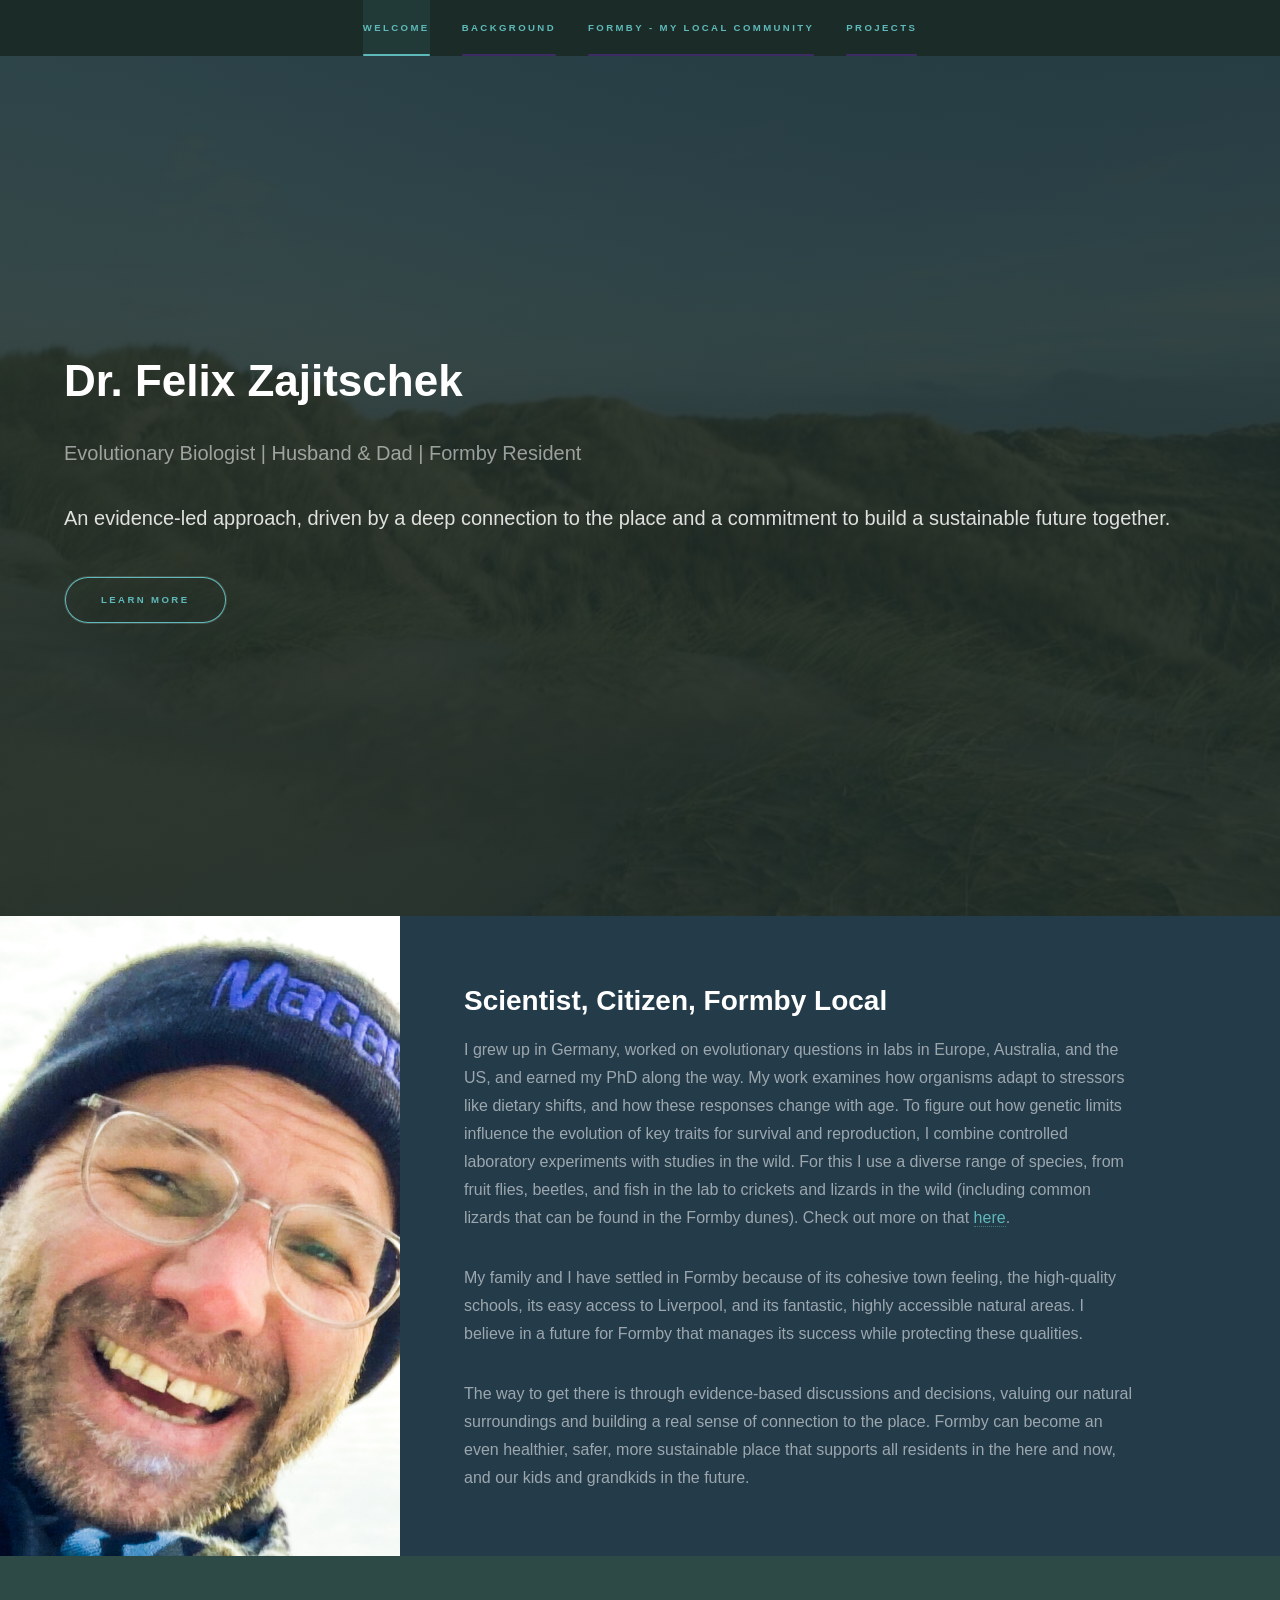
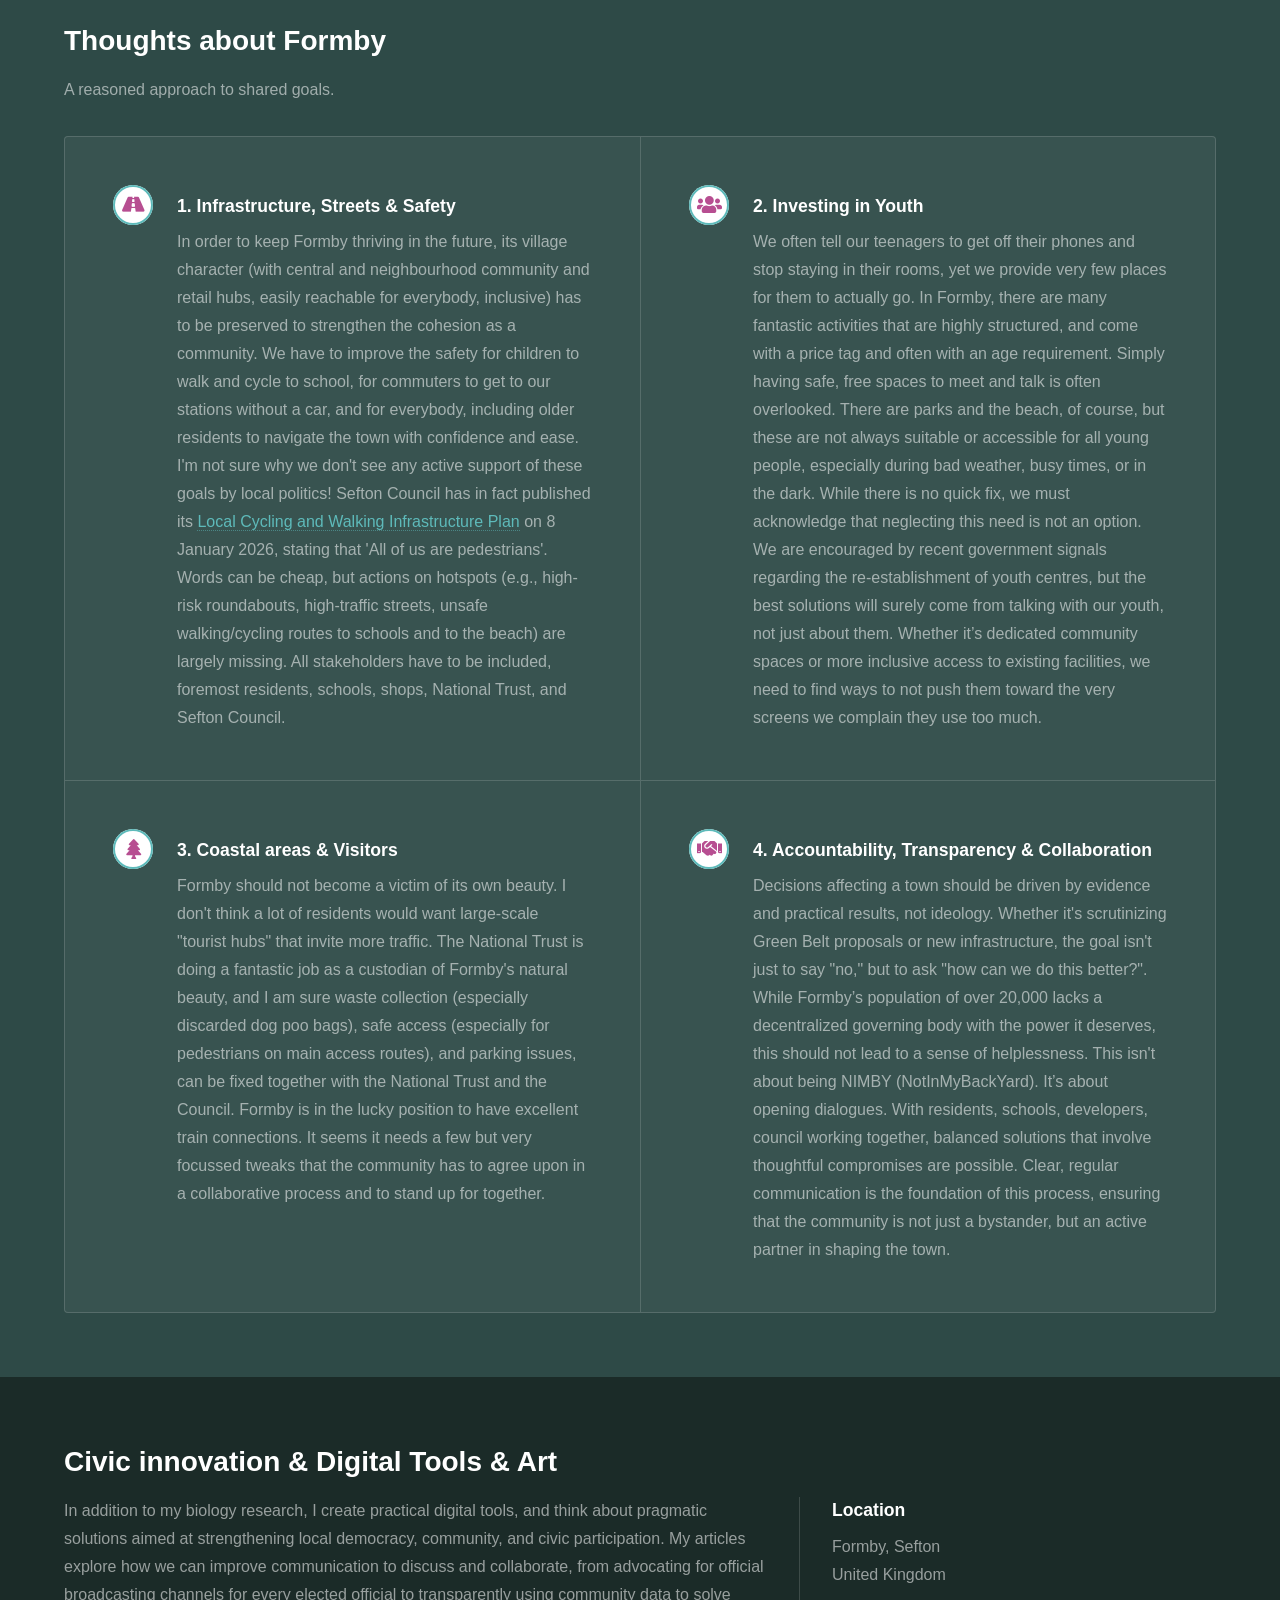
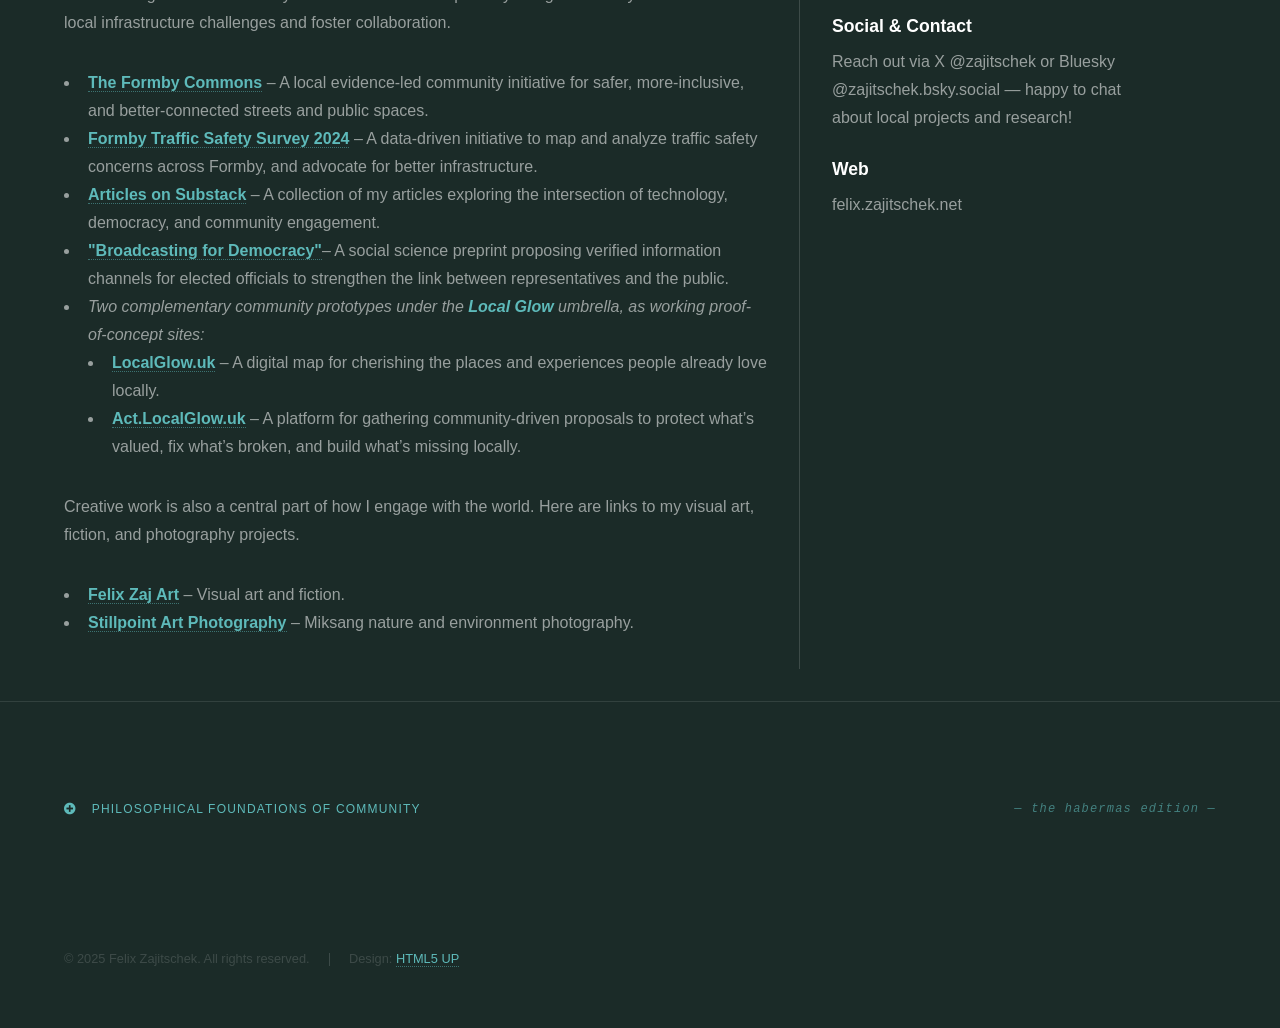
<file: index.html>
<!DOCTYPE HTML>
<html>
        <head>
                <title>Dr. Felix Zajitschek | Formby Resident & Scientist</title>
                <meta charset="utf-8" />
                <meta name="viewport" content="width=device-width, initial-scale=1, user-scalable=no" />
                <link rel="stylesheet" href="assets/css/main.css" />
                <noscript><link rel="stylesheet" href="assets/css/noscript.css" /></noscript>
                <link rel="icon" type="image/png" href="/favicon-96x96.png" sizes="96x96" />
<link rel="icon" type="image/svg+xml" href="/favicon.svg" />
<link rel="shortcut icon" href="/favicon.ico" />
<link rel="apple-touch-icon" sizes="180x180" href="/apple-touch-icon.png" />
<meta name="apple-mobile-web-app-title" content="Felix Z" />
<link rel="manifest" href="/site.webmanifest" />
        </head>
        <body class="is-preload">

                <section id="sidebar">
                                <div class="inner">
                                        <nav>
                                                <ul>
                                                        <li><a href="#intro">Welcome</a></li>
                                                        <li><a href="#about">Background</a></li>
                                                        <li><a href="#action">Formby - my local community</a></li>
                                                        <li><a href="#projects">Projects</a></li>
                                                </ul>
                                        </nav>
                                </div>
                        </section>

                <div id="wrapper">

                                <section id="intro" class="wrapper style1 fullscreen fade-up">
                                                <div class="inner">
                                                        <h1>Dr. Felix Zajitschek</h1>
                                                        <p>
    Evolutionary Biologist | Husband & Dad | Formby Resident
    <span style="display: block; margin-top: 1.5em; color: rgba(255, 255, 255, 0.85);">
        An evidence-led approach, driven by a deep connection to the place and a commitment to build a sustainable future together.
    </span>
</p>
                                                        <ul class="actions">
                                                                <li><a href="#about" class="button scrolly">Learn more</a></li>
                                                        </ul>
                                                </div>
                                        </section>

                                <section id="about" class="wrapper style2 spotlights">
                                                <section>
                                                        <a href="#" class="image"><img src="images/profile.jpg" alt="Felix Zajitschek" data-position="center center" /></a>
                                                        <div class="content">
                                                                <div class="inner">
                                                                        <h2>Scientist, Citizen, Formby Local</h2>
                                                                        <p>I grew up in Germany, worked on evolutionary questions in labs in Europe, Australia, and the US, and earned my PhD along the way. My work examines how organisms adapt to stressors like dietary shifts, and how these responses change with age. To figure out how genetic limits influence the evolution of key traits for survival and reproduction, I combine controlled laboratory experiments with studies in the wild.
                                                                        For this I use a diverse range of species, from fruit flies, beetles, and fish in the lab to crickets and lizards in the wild (including common lizards that can be found in the Formby dunes). Check out more on that <a href="https://research.zajitschek.net/" target="_blank">here</a>.</p>
                                                                        <p>My family and I have settled in Formby because of its cohesive town feeling, the high-quality schools, its easy access to Liverpool, and its fantastic, highly accessible natural areas. I believe in a future for Formby that manages its success while protecting these qualities.</p>
                                                                        <p>The way to get there is through evidence-based discussions and decisions, valuing our natural surroundings and building a real sense of connection to the place. Formby can become an even healthier, safer, more sustainable place that supports all residents in the here and now, and our kids and grandkids in the future.</p>
                                                                </div>

                                                        </div>
                                                </section>
                                        </section>

                                <section id="action" class="wrapper style3 fade-up">
                                                <div class="inner">
                                                        <h2>Thoughts about Formby</h2>
                                                        <p>A reasoned approach to shared goals.</p>
                                                        <div class="features">
                                                                <section>
                                                                        <span class="icon solid major fa-road"></span>
                                                                        <h3>1. Infrastructure, Streets & Safety</h3>
                                                                        <p>In order to keep Formby thriving in the future, its village character (with central and neighbourhood community and retail hubs, easily reachable for everybody, inclusive) has to be preserved to strengthen the cohesion as a community. We have to improve the safety for children to walk and cycle to school, for commuters to get to our stations without a car, and for everybody, including older residents to navigate the town with confidence and ease. I'm not sure why we don't see any active support of these goals by local politics! Sefton Council has in fact published its <a href="https://modgov.sefton.gov.uk/documents/s133350/Enc.%201%20for%20Adoption%20of%20the%20Local%20Cycling%20and%20Walking%20Infrastructure%20Plan.pdf" target="_blank">Local Cycling and Walking Infrastructure Plan</a> on 8 January 2026, stating that 'All of us are pedestrians'. Words can be cheap, but actions on hotspots (e.g., high-risk roundabouts, high-traffic streets, unsafe walking/cycling routes to schools and to the beach) are largely missing. All stakeholders have to be included, foremost residents, schools, shops, National Trust, and Sefton Council.

</p>
                                                                </section>
                                                                <section>
                                                                        <span class="icon solid major fa-users"></span>
                                                                        <h3>2. Investing in Youth</h3>
                                                                        <p>We often tell our teenagers to get off their phones and stop staying in their rooms, yet we provide very few places for them to actually go. In Formby, there are many fantastic activities that are highly structured, and come with a price tag and often with an age requirement.
                                                                        Simply having safe, free spaces to meet and talk is often overlooked. There are parks and the beach, of course, but these are not always suitable or accessible for all young people, especially during bad weather, busy times, or in the dark.
                                                                        While there is no quick fix, we must acknowledge that neglecting this need is not an option. We are encouraged by recent government signals regarding the re-establishment of youth centres, but the best solutions will surely come from talking with our youth, not just about them. Whether it’s dedicated community spaces or more inclusive access to existing facilities, we need to find ways to not push them toward the very screens we complain they use too much.</p>
                                                                </section>
                                                                <section>
                                                                        <span class="icon solid major fa-tree"></span>
                                                                        <h3>3. Coastal areas & Visitors</h3>
                                                                        <p>Formby should not become a victim of its own beauty. I don't think a lot of residents would want large-scale "tourist hubs" that invite more traffic. The National Trust is doing a fantastic job as a custodian of Formby's natural beauty, and I am sure waste collection (especially discarded dog poo bags), safe access (especially for pedestrians on main access routes), and parking issues, can be fixed together with the National Trust and the Council. Formby is in the lucky position to have excellent train connections. It seems it needs a few but very focussed tweaks that the community has to agree upon in a collaborative process and to stand up for together.</p>
                                                                </section>
                                                                <section>
                                                                        <span class="icon solid major fa-handshake"></span>
                                                                        <h3>4. Accountability, Transparency & Collaboration</h3>
                                                                        <p>Decisions affecting a town should be driven by evidence and practical results, not ideology. Whether it's scrutinizing Green Belt proposals or new infrastructure, the goal isn't just to say "no," but to ask "how can we do this better?".
                                                                        While Formby’s population of over 20,000 lacks a decentralized governing body with the power it deserves, this should not lead to a sense of helplessness. This isn't about being NIMBY (NotInMyBackYard). It’s about opening dialogues. With residents, schools, developers, council working together, balanced solutions that involve thoughtful compromises are possible. Clear, regular communication is the foundation of this process, ensuring that the community is not just a bystander, but an active partner in shaping the town.</p>
                                                                </section>
                                                        </div>
                                                </div>
                                        </section>

                                <section id="projects" class="wrapper style1 fade-up">
                                                <div class="inner">
                                                        <h2>Civic innovation & Digital Tools & Art</h2>
                                                        <div class="split style1">
                                                                <section>
                                                                        <p>In addition to my biology research, I create practical digital tools, and think about pragmatic solutions aimed at strengthening local democracy, community, and civic participation. My articles explore how we can improve communication to discuss and collaborate, from advocating for official broadcasting channels for every elected official to transparently using community data to solve local infrastructure challenges and foster collaboration.</p>
                                                                        <ul>
                                                                                <li><strong><a href="https://theformbycommons.github.io/" target="_blank">The Formby Commons</a></strong> – A local evidence-led community initiative for safer, more-inclusive, and better-connected streets and public spaces.</li>
                                                                                <li><strong><a href="https://sites.google.com/view/formby-traffic-2024/home" target="_blank">Formby Traffic Safety Survey 2024</a></strong> – A data-driven initiative to map and analyze traffic safety concerns across Formby, and advocate for better infrastructure.</li>
                                                                                <li><strong><a href="https://substack.com/@felixzajitschek" target="_blank">Articles on Substack</a></strong> – A collection of my articles exploring the intersection of technology, democracy, and community engagement.</li>                                                                              
                                                                                <li><strong><a href="https://osf.io/preprints/socarxiv/wxce3_v2" target="_blank">"Broadcasting for Democracy"</strong></a>– A social science preprint proposing verified information channels for elected officials to strengthen the link between representatives and the public.</li>
                                                                                <li><em>Two complementary community prototypes under the <strong>Local Glow</strong> umbrella, as working proof-of-concept sites:</em>
                                                                                        <ul>
                                                                                <li><a href="https://localglow.uk" target="_blank"><strong>LocalGlow.uk</strong></a> – A digital map for cherishing the places and experiences people already love locally.</li>
                                                                                <li><a href="https://act.localglow.uk" target="_blank"><strong>Act.LocalGlow.uk</strong></a> – A platform for gathering community-driven proposals to protect what’s valued, fix what’s broken, and build what’s missing locally.</li>
                                                                                        </ul>
                                                                        </li>
                                                                        </ul>
                                                                        <p>Creative work is also a central part of how I engage with the world. Here are links to my visual art, fiction, and photography projects.</p>
                                                                           <ul>
                                                                                <li><strong><a href="https://felix-zaj.zajitschek.net" target="_blank">Felix Zaj Art</a></strong> – Visual art and fiction.</li>
                                                                                <li><strong><a href="https://stillpointart.uk" target="_blank">Stillpoint Art Photography</a></strong> – Miksang nature and environment photography.</li>
                                                                             </ul>

                                                                </section>
                                                                <section>
                                                                        <ul class="contact">
                                                                                <li>
                                                                                        <h3>Location</h3>
                                                                                        <span>Formby, Sefton<br />
                                                                                        United Kingdom</span>
                                                                                </li>
                                                                                <li>
                                                                                        <h3>Social & Contact</h3>
                                                                                        Reach out via X @zajitschek or Bluesky @zajitschek.bsky.social — happy to chat about local projects and research!
                                                                                </li>
                                                                                <li>
                                                                                        <h3>Web</h3>
                                                                                        <span>felix.zajitschek.net</span>
                                                                                </li>
                                                                        </ul>
                                                                </section>
                                                        </div>
                                                </div>
                                        </section>

<!-- hidden philo comments start -->

<section id="philosophy" class="wrapper style1 fade-up" style="padding: 2em 0; border-top: 1px solid rgba(255, 255, 255, 0.1);">
    <div class="inner">
        <details style="cursor: pointer; outline: none; border: none;">
            <summary style="font-family: 'Arial', sans-serif; letter-spacing: 0.1em; text-transform: uppercase; font-size: 0.75em; color: #5ebaba; list-style: none; display: flex; align-items: center; justify-content: space-between;">
                <span><span class="icon solid fa-plus-circle" style="margin-right: 10px;"></span> Philosophical Foundations of Community</span>
                <span style="font-family: 'Courier New', Courier, monospace; font-style: italic; opacity: 0.6; text-transform: none;">— the habermas edition —</span>
            </summary>

            <div style="margin-top: 2em; background: rgba(255, 255, 255, 0.03); border: 1px solid rgba(94, 186, 186, 0.2); padding: 2em; border-radius: 0.25em;">
                
                <div style="margin-bottom: 2.5em;">
                    <blockquote style="border-left: 3px solid #5ebaba; padding-left: 1.5em; font-style: italic; color: #ffffff; margin-bottom: 1em; line-height: 1.5; font-family: 'Georgia', serif;">
                        "The spatial dimension of the life-world is determined by the 'fact of human plurality': every interaction unifies the multiple perspectives of perception and action of those present, who as individuals occupy an inconvertible standpoint."
                    </blockquote>
                    <p style="font-size: 0.9em; opacity: 0.8; margin-bottom: 0.5em;">
                        <strong>The Vision:</strong> Power isn't something one person holds. It's something we create together. By respecting our "inconvertible standpoints", i.e. our unique life experiences, we can build a shared reality within and for a community.
                    </p>
                    <cite style="display: block; font-size: 0.75em; opacity: 0.4; font-style: normal;">
                        Habermas, J., <em>Social Research</em> (1977), 44(1).
                    </cite>
                </div>

                <div style="margin-bottom: 2.5em;">
                    <blockquote style="border-left: 3px solid #5ebaba; padding-left: 1.5em; font-style: italic; color: #ffffff; margin-bottom: 1em; line-height: 1.5; font-family: 'Georgia', serif;">
                        "The temporal dimension of the life-world is determined by the 'fact of human natality': the birth of every individual means the possibility of a new beginning; to act means to be able to seize the initiative and to do the unanticipated."
                    </blockquote>
                    <p style="font-size: 0.9em; opacity: 0.8; margin-bottom: 0.5em;">
                        <strong>The Vision:</strong> We aren't bound by the way things have always been. Every new resident and every new generation brings the capacity to take the initiative and solve old problems in unanticipated ways. Every current resident has the same power.
                    </p>
                    <cite style="display: block; font-size: 0.75em; opacity: 0.4; font-style: normal;">
                        Habermas, J., <em>Social Research</em> (1977), 44(1).
                    </cite>
                </div>

                <div style="margin-bottom: 1em;">
                    <blockquote style="border-left: 3px solid #5ebaba; padding-left: 1.5em; font-style: italic; color: #ffffff; margin-bottom: 1em; line-height: 1.5; font-family: 'Georgia', serif;">
                        "In short, the new conflicts are not ignited by distribution problems but by questions having to do with the grammar of forms of life"
                    </blockquote>
                    <p style="font-size: 0.9em; opacity: 0.8; margin-bottom: 0.5em;">
                        <strong>The Vision:</strong> Sustainable local politics is about more than just budgets. It is about protecting the "grammar of our forms of life". This means ensuring that our schools, our dunes, and our local connections are treated as the vital language of our community, rather than just data points for non-local institutions or for solely profit-driven entities.
                    </p>
                    <cite style="display: block; font-size: 0.75em; opacity: 0.4; font-style: normal;">
                        Habermas, J., <em>The Theory of Communicative Action</em> (1987), 2.
                    </cite>
                </div>

            </div>
        </details>
    </div>
</section>
<!-- hidden philo comments end -->

                        </div>

                <footer id="footer" class="wrapper style1-alt">
                                <div class="inner">
                                        <ul class="menu">
                                                <li>&copy; 2025 Felix Zajitschek. All rights reserved.</li><li>Design: <a href="http://html5up.net">HTML5 UP</a></li>
                                        </ul>
                                </div>
                        </footer>

                <script src="assets/js/jquery.min.js"></script>
                        <script src="assets/js/jquery.scrollex.min.js"></script>
                        <script src="assets/js/jquery.scrolly.min.js"></script>
                        <script src="assets/js/browser.min.js"></script>
                        <script src="assets/js/breakpoints.min.js"></script>
                        <script src="assets/js/util.js"></script>
                        <script src="assets/js/main.js"></script>

        </body>
</html>
</file>
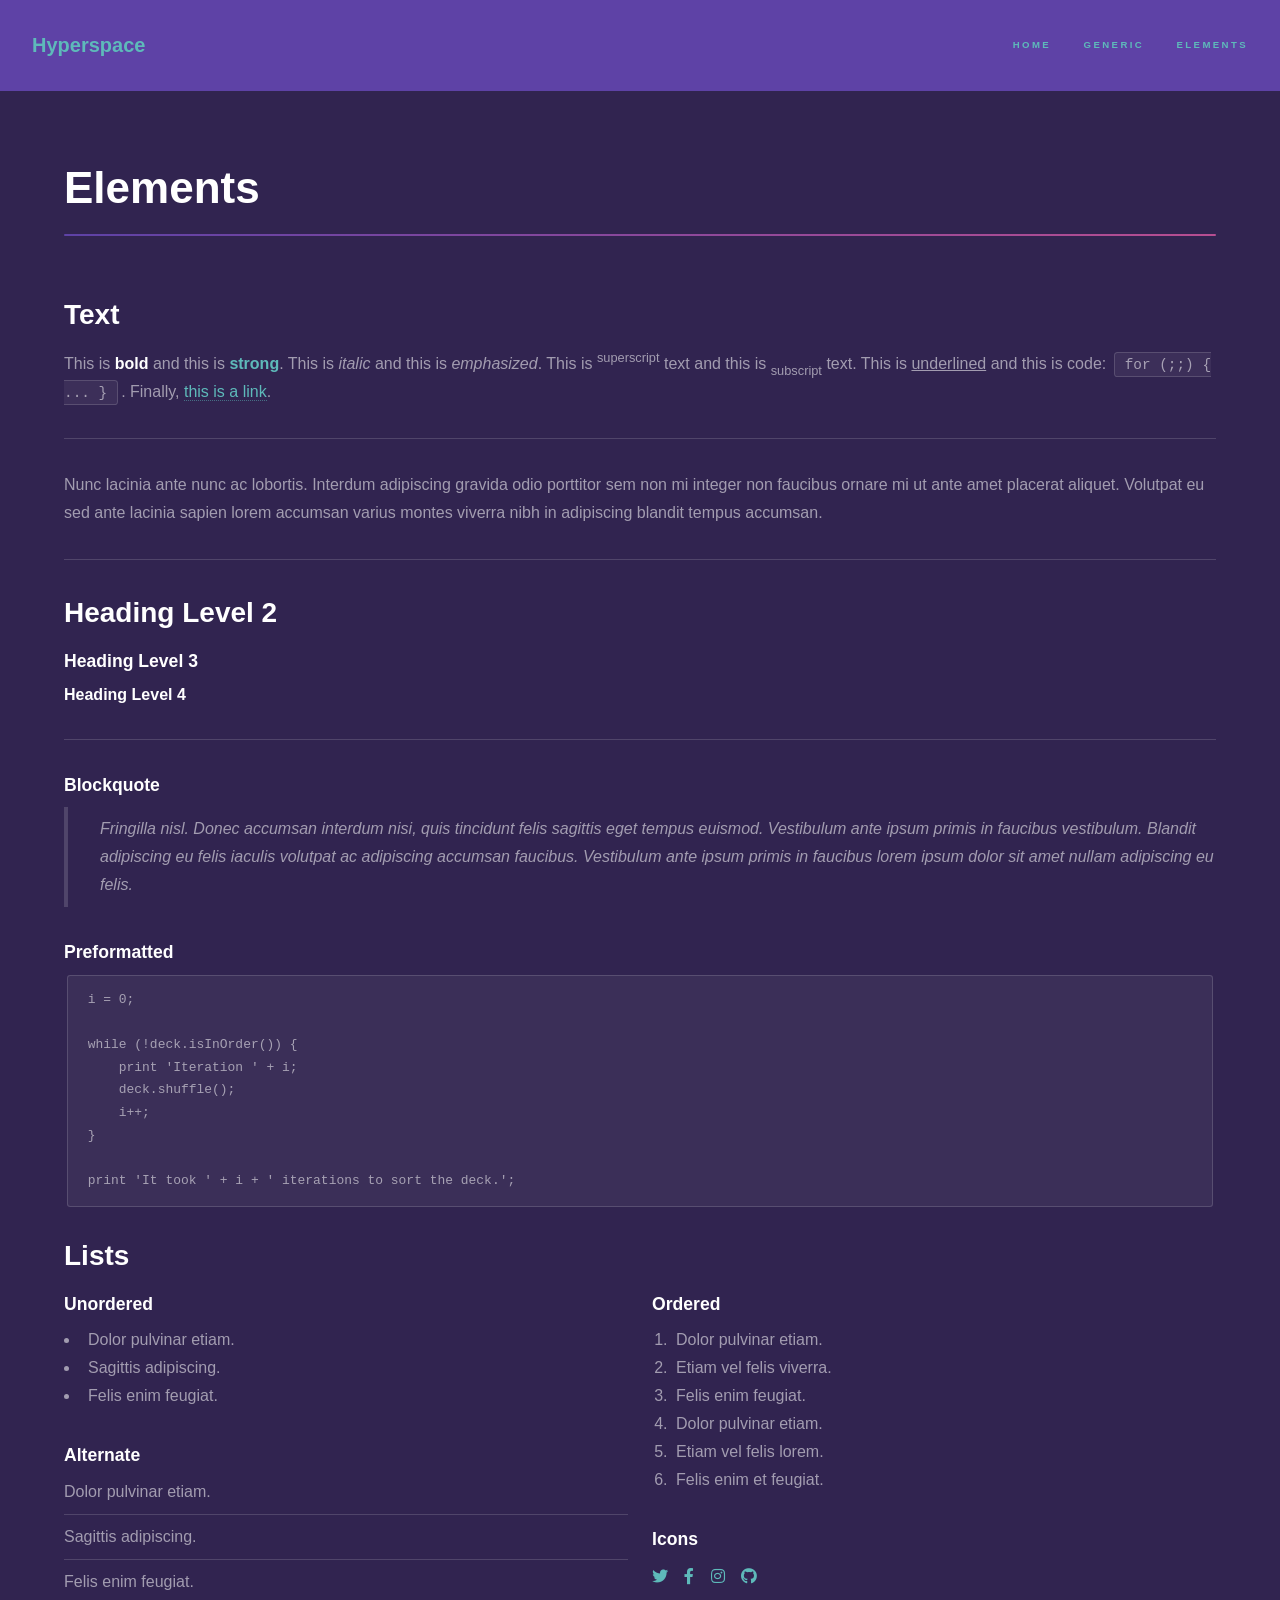
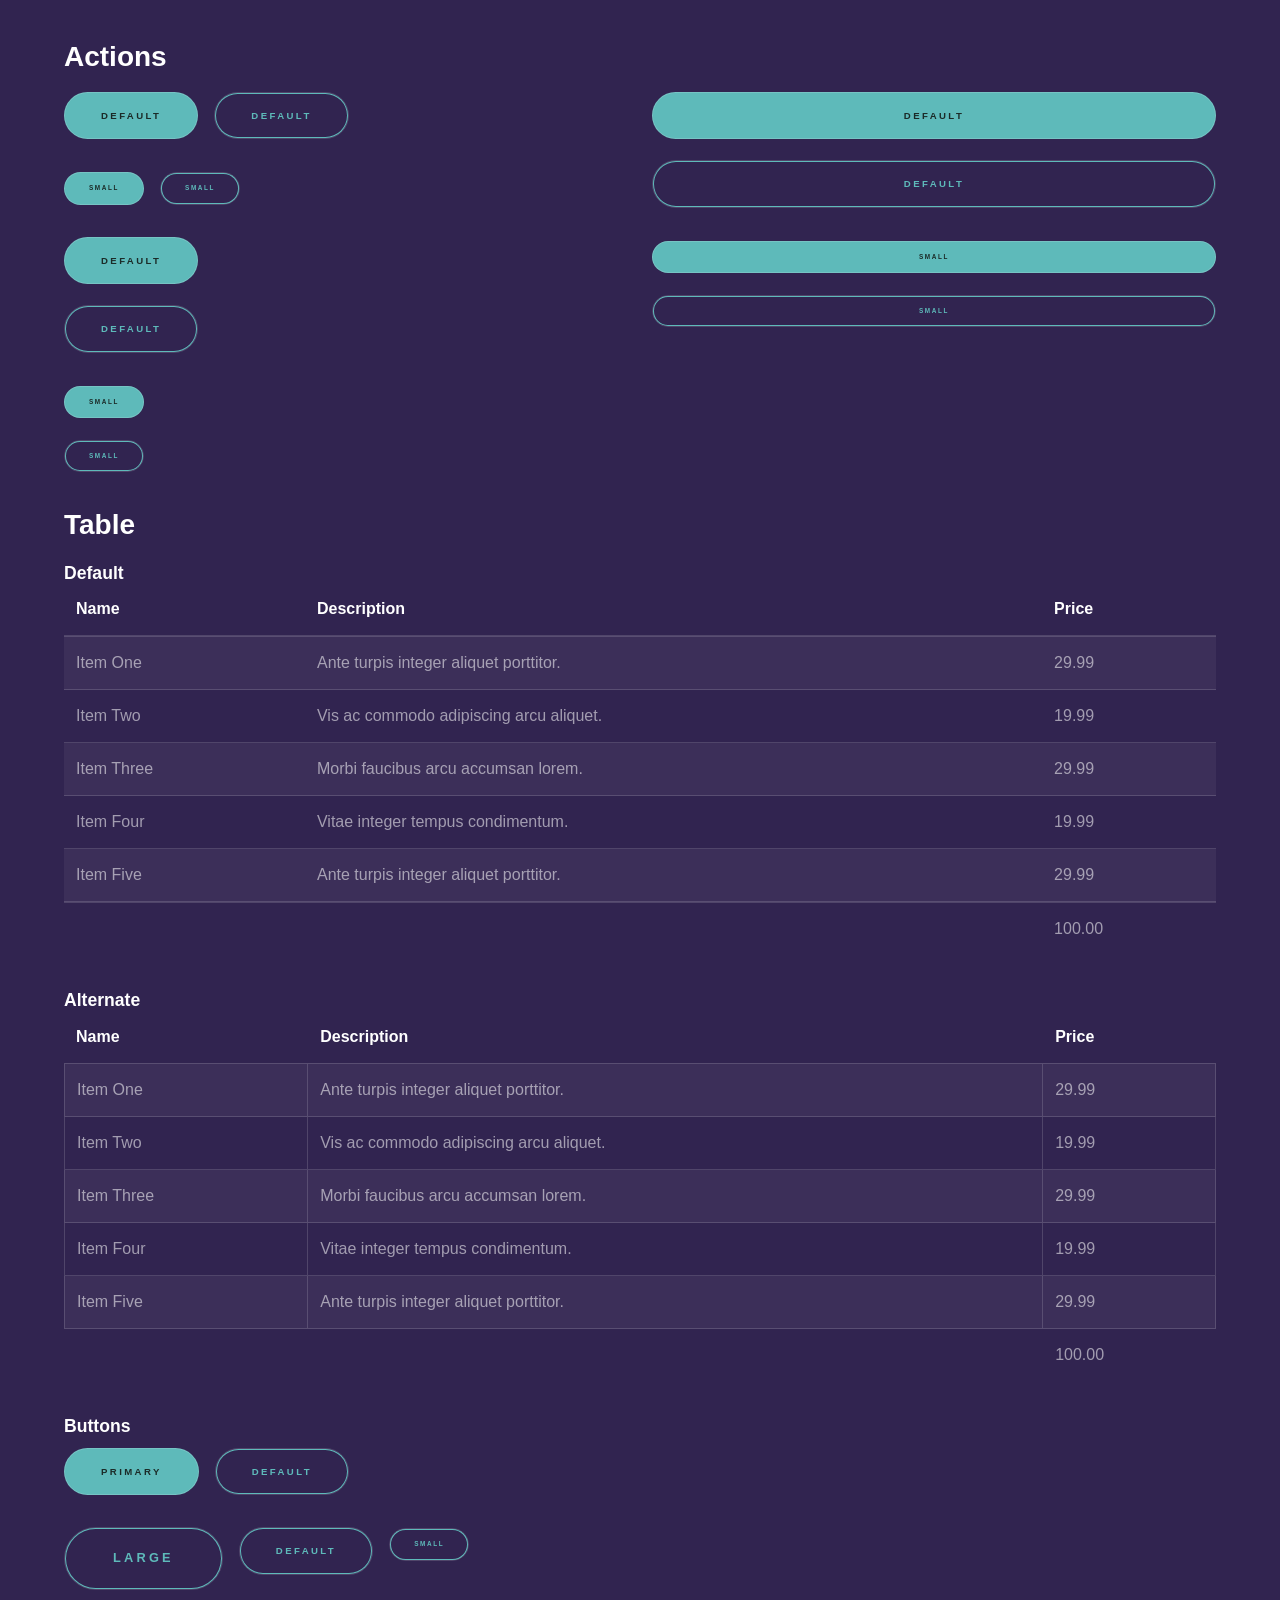
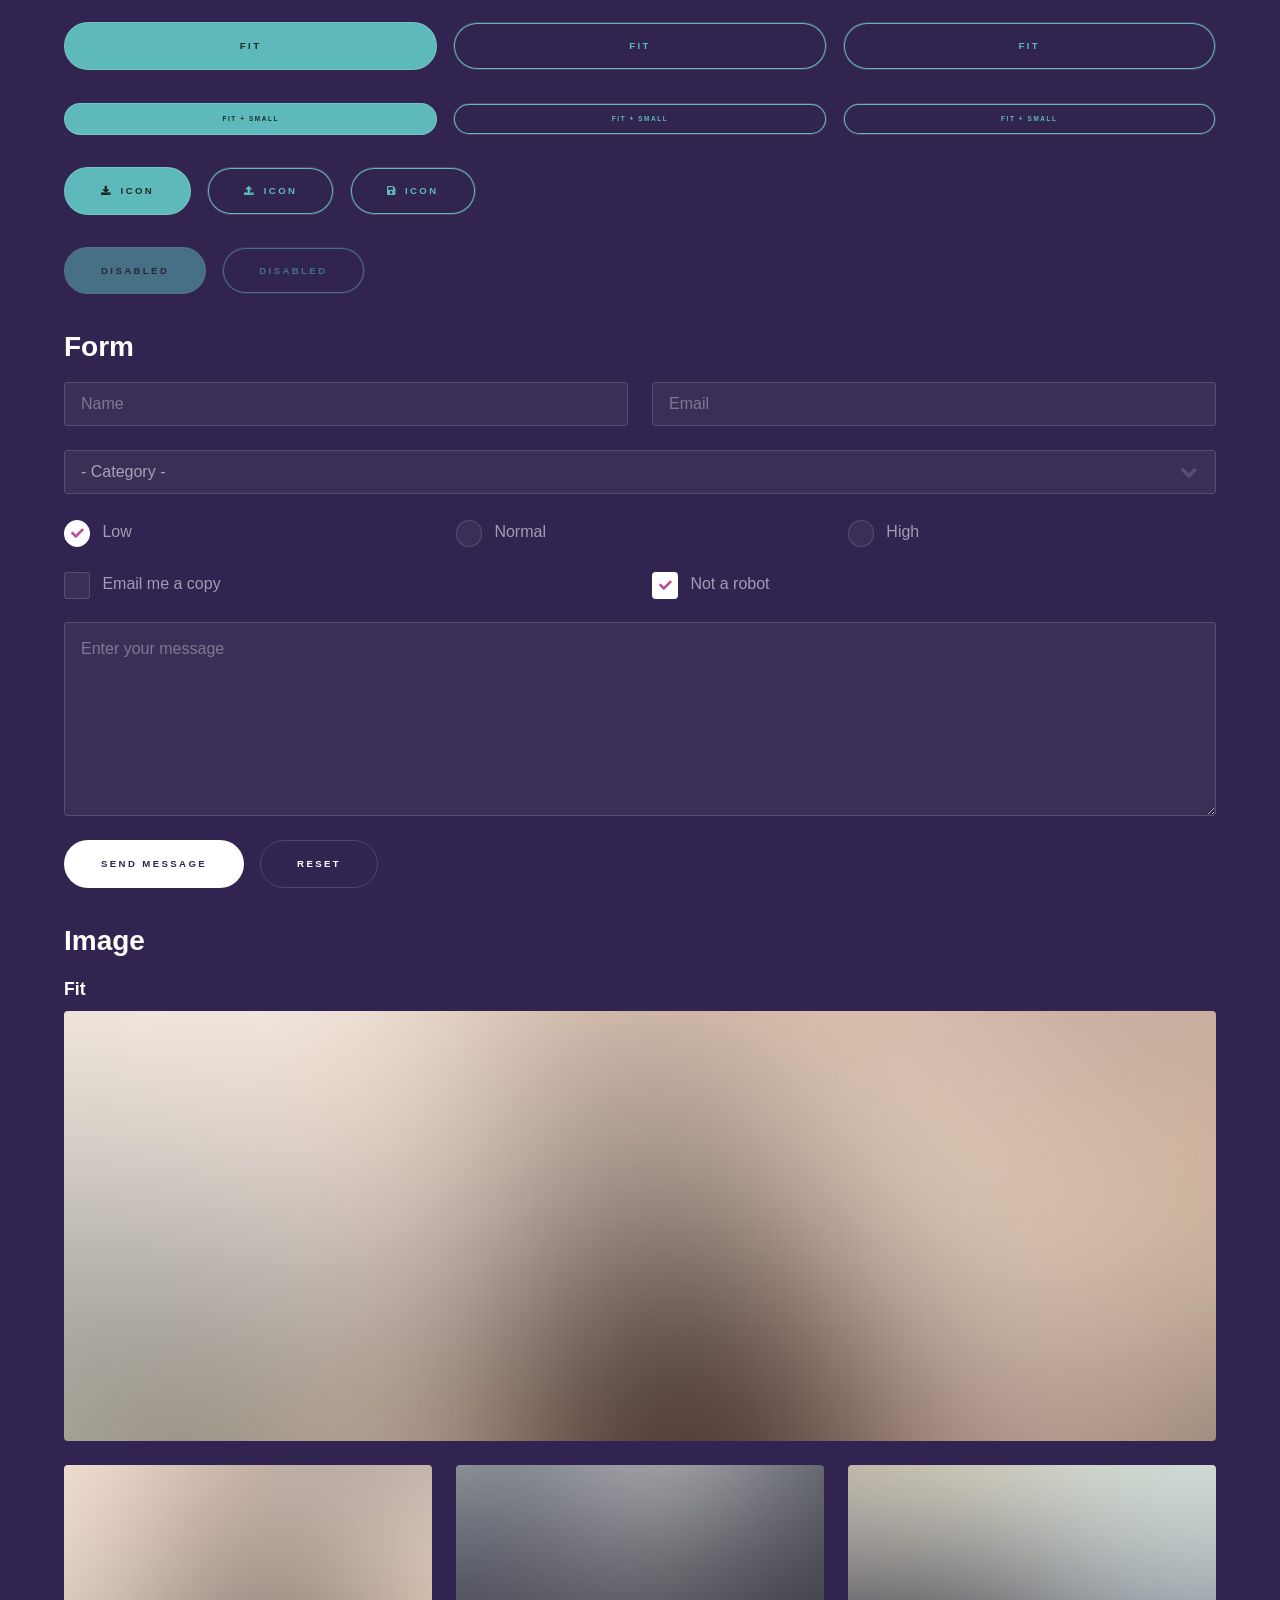
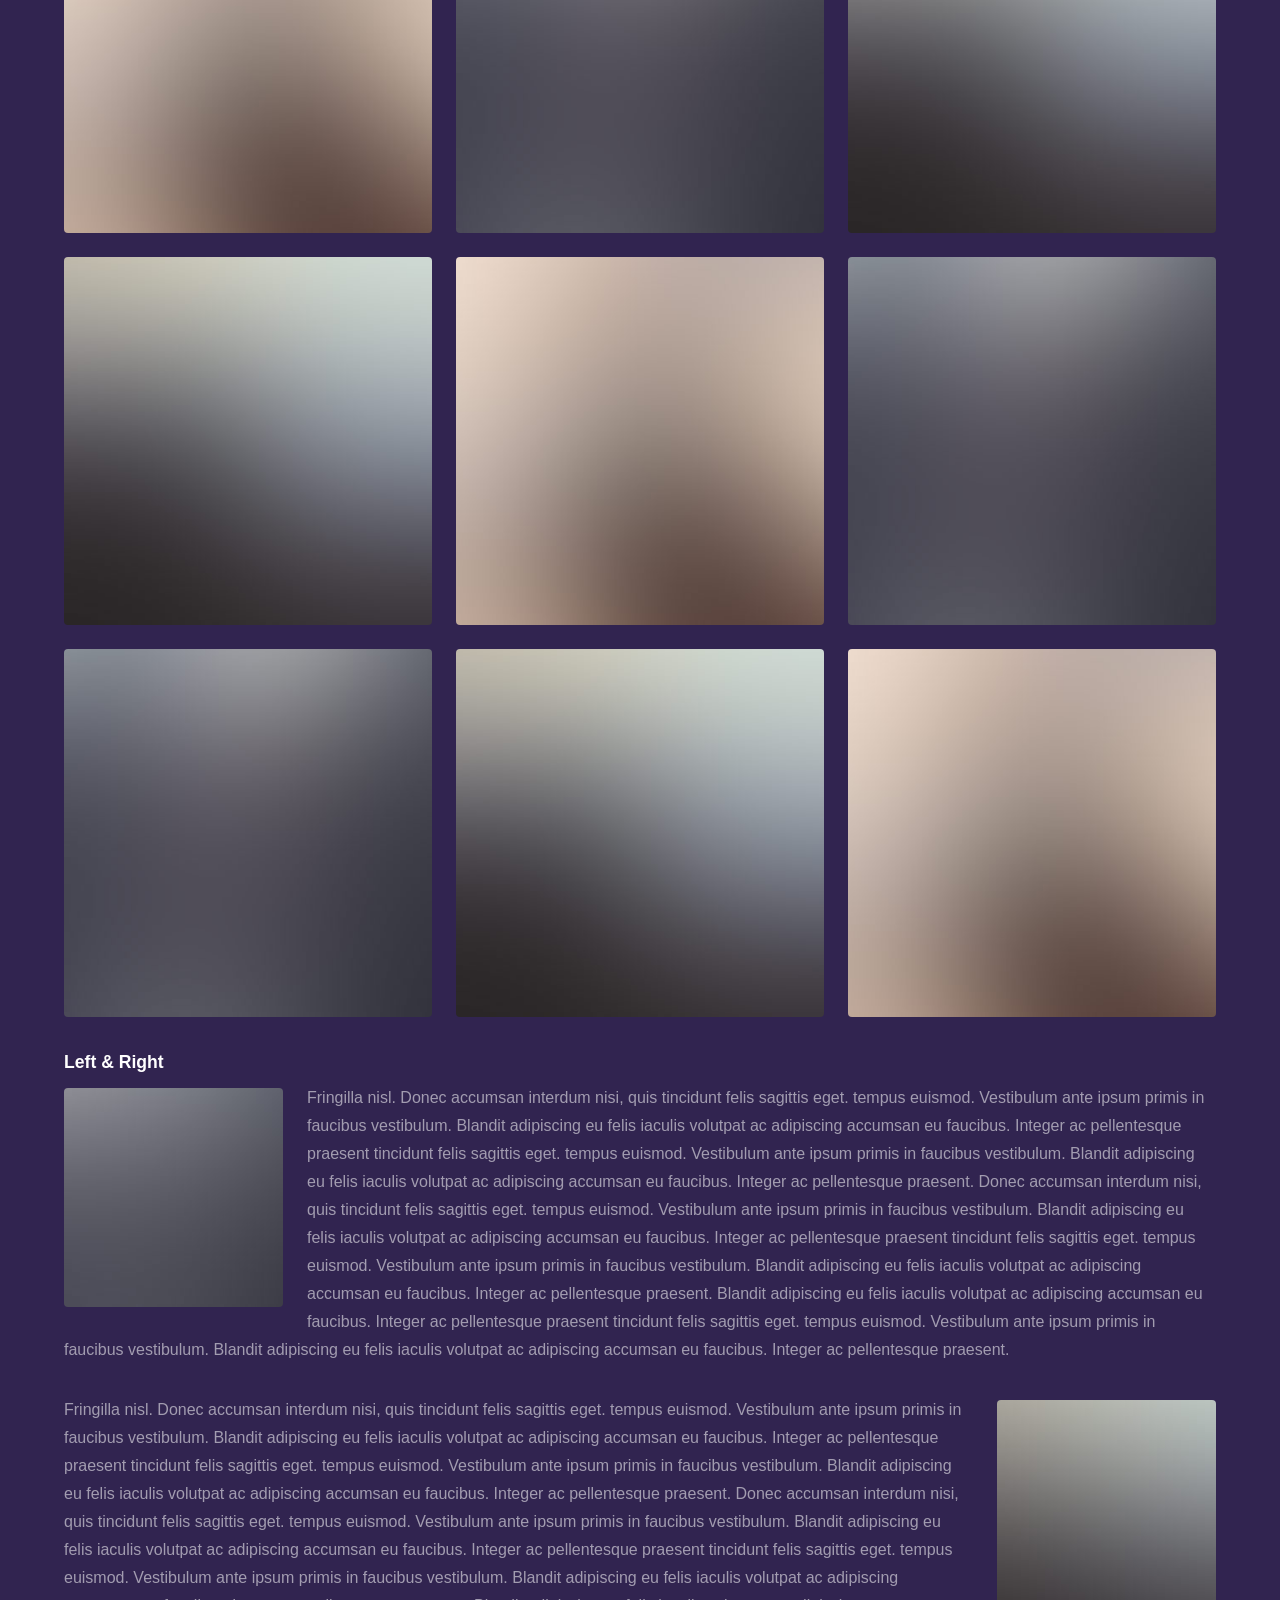
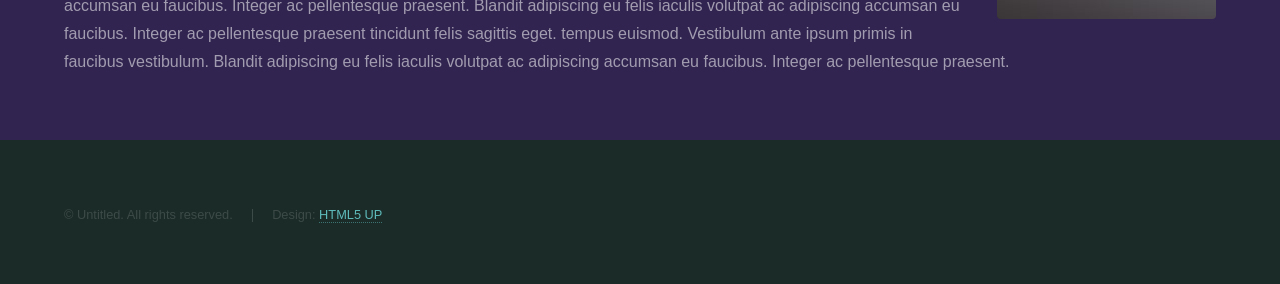
<file: elements.html>
<!DOCTYPE HTML>
<!--
	Hyperspace by HTML5 UP
	html5up.net | @ajlkn
	Free for personal and commercial use under the CCA 3.0 license (html5up.net/license)
-->
<html>
	<head>
		<title>Elements - Hyperspace by HTML5 UP</title>
		<meta charset="utf-8" />
		<meta name="viewport" content="width=device-width, initial-scale=1, user-scalable=no" />
		<link rel="stylesheet" href="assets/css/main.css" />
		<noscript><link rel="stylesheet" href="assets/css/noscript.css" /></noscript>
	</head>
	<body class="is-preload">

		<!-- Header -->
			<header id="header">
				<a href="index.html" class="title">Hyperspace</a>
				<nav>
					<ul>
						<li><a href="index.html">Home</a></li>
						<li><a href="generic.html">Generic</a></li>
						<li><a href="elements.html"  class="active">Elements</a></li>
					</ul>
				</nav>
			</header>

		<!-- Wrapper -->
			<div id="wrapper">

				<!-- Main -->
					<section id="main" class="wrapper">
						<div class="inner">
							<h1 class="major">Elements</h1>

							<!-- Text -->
								<section>
									<h2>Text</h2>
									<p>This is <b>bold</b> and this is <strong>strong</strong>. This is <i>italic</i> and this is <em>emphasized</em>.
									This is <sup>superscript</sup> text and this is <sub>subscript</sub> text.
									This is <u>underlined</u> and this is code: <code>for (;;) { ... }</code>. Finally, <a href="#">this is a link</a>.</p>
									<hr />
									<p>Nunc lacinia ante nunc ac lobortis. Interdum adipiscing gravida odio porttitor sem non mi integer non faucibus ornare mi ut ante amet placerat aliquet. Volutpat eu sed ante lacinia sapien lorem accumsan varius montes viverra nibh in adipiscing blandit tempus accumsan.</p>
									<hr />
									<h2>Heading Level 2</h2>
									<h3>Heading Level 3</h3>
									<h4>Heading Level 4</h4>
									<hr />
									<h3>Blockquote</h3>
									<blockquote>Fringilla nisl. Donec accumsan interdum nisi, quis tincidunt felis sagittis eget tempus euismod. Vestibulum ante ipsum primis in faucibus vestibulum. Blandit adipiscing eu felis iaculis volutpat ac adipiscing accumsan faucibus. Vestibulum ante ipsum primis in faucibus lorem ipsum dolor sit amet nullam adipiscing eu felis.</blockquote>
									<h3>Preformatted</h3>
									<pre><code>i = 0;

while (!deck.isInOrder()) {
    print 'Iteration ' + i;
    deck.shuffle();
    i++;
}

print 'It took ' + i + ' iterations to sort the deck.';</code></pre>
								</section>

							<!-- Lists -->
								<section>
									<h2>Lists</h2>
									<div class="row">
										<div class="col-6 col-12-medium">
											<h3>Unordered</h3>
											<ul>
												<li>Dolor pulvinar etiam.</li>
												<li>Sagittis adipiscing.</li>
												<li>Felis enim feugiat.</li>
											</ul>
											<h3>Alternate</h3>
											<ul class="alt">
												<li>Dolor pulvinar etiam.</li>
												<li>Sagittis adipiscing.</li>
												<li>Felis enim feugiat.</li>
											</ul>
										</div>
										<div class="col-6 col-12-medium">
											<h3>Ordered</h3>
											<ol>
												<li>Dolor pulvinar etiam.</li>
												<li>Etiam vel felis viverra.</li>
												<li>Felis enim feugiat.</li>
												<li>Dolor pulvinar etiam.</li>
												<li>Etiam vel felis lorem.</li>
												<li>Felis enim et feugiat.</li>
											</ol>
											<h3>Icons</h3>
											<ul class="icons">
												<li><a href="#" class="icon brands fa-twitter"><span class="label">Twitter</span></a></li>
												<li><a href="#" class="icon brands fa-facebook-f"><span class="label">Facebook</span></a></li>
												<li><a href="#" class="icon brands fa-instagram"><span class="label">Instagram</span></a></li>
												<li><a href="#" class="icon brands fa-github"><span class="label">Github</span></a></li>
											</ul>
										</div>
									</div>
									<h2>Actions</h2>
									<div class="row">
										<div class="col-6 col-12-medium">
											<ul class="actions">
												<li><a href="#" class="button primary">Default</a></li>
												<li><a href="#" class="button">Default</a></li>
											</ul>
											<ul class="actions small">
												<li><a href="#" class="button primary small">Small</a></li>
												<li><a href="#" class="button small">Small</a></li>
											</ul>
											<ul class="actions stacked">
												<li><a href="#" class="button primary">Default</a></li>
												<li><a href="#" class="button">Default</a></li>
											</ul>
											<ul class="actions stacked">
												<li><a href="#" class="button primary small">Small</a></li>
												<li><a href="#" class="button small">Small</a></li>
											</ul>
										</div>
										<div class="col-6 col-12-medium">
											<ul class="actions stacked">
												<li><a href="#" class="button primary fit">Default</a></li>
												<li><a href="#" class="button fit">Default</a></li>
											</ul>
											<ul class="actions stacked">
												<li><a href="#" class="button primary small fit">Small</a></li>
												<li><a href="#" class="button small fit">Small</a></li>
											</ul>
										</div>
									</div>
								</section>

							<!-- Table -->
								<section>
									<h2>Table</h2>
									<h3>Default</h3>
									<div class="table-wrapper">
										<table>
											<thead>
												<tr>
													<th>Name</th>
													<th>Description</th>
													<th>Price</th>
												</tr>
											</thead>
											<tbody>
												<tr>
													<td>Item One</td>
													<td>Ante turpis integer aliquet porttitor.</td>
													<td>29.99</td>
												</tr>
												<tr>
													<td>Item Two</td>
													<td>Vis ac commodo adipiscing arcu aliquet.</td>
													<td>19.99</td>
												</tr>
												<tr>
													<td>Item Three</td>
													<td> Morbi faucibus arcu accumsan lorem.</td>
													<td>29.99</td>
												</tr>
												<tr>
													<td>Item Four</td>
													<td>Vitae integer tempus condimentum.</td>
													<td>19.99</td>
												</tr>
												<tr>
													<td>Item Five</td>
													<td>Ante turpis integer aliquet porttitor.</td>
													<td>29.99</td>
												</tr>
											</tbody>
											<tfoot>
												<tr>
													<td colspan="2"></td>
													<td>100.00</td>
												</tr>
											</tfoot>
										</table>
									</div>

									<h3>Alternate</h3>
									<div class="table-wrapper">
										<table class="alt">
											<thead>
												<tr>
													<th>Name</th>
													<th>Description</th>
													<th>Price</th>
												</tr>
											</thead>
											<tbody>
												<tr>
													<td>Item One</td>
													<td>Ante turpis integer aliquet porttitor.</td>
													<td>29.99</td>
												</tr>
												<tr>
													<td>Item Two</td>
													<td>Vis ac commodo adipiscing arcu aliquet.</td>
													<td>19.99</td>
												</tr>
												<tr>
													<td>Item Three</td>
													<td> Morbi faucibus arcu accumsan lorem.</td>
													<td>29.99</td>
												</tr>
												<tr>
													<td>Item Four</td>
													<td>Vitae integer tempus condimentum.</td>
													<td>19.99</td>
												</tr>
												<tr>
													<td>Item Five</td>
													<td>Ante turpis integer aliquet porttitor.</td>
													<td>29.99</td>
												</tr>
											</tbody>
											<tfoot>
												<tr>
													<td colspan="2"></td>
													<td>100.00</td>
												</tr>
											</tfoot>
										</table>
									</div>
								</section>

							<!-- Buttons -->
								<section>
									<h3>Buttons</h3>
									<ul class="actions">
										<li><a href="#" class="button primary">Primary</a></li>
										<li><a href="#" class="button">Default</a></li>
									</ul>
									<ul class="actions">
										<li><a href="#" class="button large">Large</a></li>
										<li><a href="#" class="button">Default</a></li>
										<li><a href="#" class="button small">Small</a></li>
									</ul>
									<ul class="actions fit">
										<li><a href="#" class="button primary fit">Fit</a></li>
										<li><a href="#" class="button fit">Fit</a></li>
										<li><a href="#" class="button fit">Fit</a></li>
									</ul>
									<ul class="actions fit small">
										<li><a href="#" class="button primary fit small">Fit + Small</a></li>
										<li><a href="#" class="button fit small">Fit + Small</a></li>
										<li><a href="#" class="button fit small">Fit + Small</a></li>
									</ul>
									<ul class="actions">
										<li><a href="#" class="button primary icon solid fa-download">Icon</a></li>
										<li><a href="#" class="button icon solid fa-upload">Icon</a></li>
										<li><a href="#" class="button icon solid fa-save">Icon</a></li>
									</ul>
									<ul class="actions">
										<li><span class="button primary disabled">Disabled</span></li>
										<li><span class="button disabled">Disabled</span></li>
									</ul>
								</section>

							<!-- Form -->
								<section>
									<h2>Form</h2>
									<form method="post" action="#">
										<div class="row gtr-uniform">
											<div class="col-6 col-12-xsmall">
												<input type="text" name="demo-name" id="demo-name" value="" placeholder="Name" />
											</div>
											<div class="col-6 col-12-xsmall">
												<input type="email" name="demo-email" id="demo-email" value="" placeholder="Email" />
											</div>
											<div class="col-12">
												<select name="demo-category" id="demo-category">
													<option value="">- Category -</option>
													<option value="1">Manufacturing</option>
													<option value="1">Shipping</option>
													<option value="1">Administration</option>
													<option value="1">Human Resources</option>
												</select>
											</div>
											<div class="col-4 col-12-small">
												<input type="radio" id="demo-priority-low" name="demo-priority" checked>
												<label for="demo-priority-low">Low</label>
											</div>
											<div class="col-4 col-12-small">
												<input type="radio" id="demo-priority-normal" name="demo-priority">
												<label for="demo-priority-normal">Normal</label>
											</div>
											<div class="col-4 col-12-small">
												<input type="radio" id="demo-priority-high" name="demo-priority">
												<label for="demo-priority-high">High</label>
											</div>
											<div class="col-6 col-12-small">
												<input type="checkbox" id="demo-copy" name="demo-copy">
												<label for="demo-copy">Email me a copy</label>
											</div>
											<div class="col-6 col-12-small">
												<input type="checkbox" id="demo-human" name="demo-human" checked>
												<label for="demo-human">Not a robot</label>
											</div>
											<div class="col-12">
												<textarea name="demo-message" id="demo-message" placeholder="Enter your message" rows="6"></textarea>
											</div>
											<div class="col-12">
												<ul class="actions">
													<li><input type="submit" value="Send Message" class="primary" /></li>
													<li><input type="reset" value="Reset" /></li>
												</ul>
											</div>
										</div>
									</form>
								</section>

							<!-- Image -->
								<section>
									<h2>Image</h2>
									<h3>Fit</h3>
									<div class="box alt">
										<div class="row gtr-uniform">
											<div class="col-12"><span class="image fit"><img src="images/pic04.jpg" alt="" /></span></div>
											<div class="col-4"><span class="image fit"><img src="images/pic01.jpg" alt="" /></span></div>
											<div class="col-4"><span class="image fit"><img src="images/pic02.jpg" alt="" /></span></div>
											<div class="col-4"><span class="image fit"><img src="images/pic03.jpg" alt="" /></span></div>
											<div class="col-4"><span class="image fit"><img src="images/pic03.jpg" alt="" /></span></div>
											<div class="col-4"><span class="image fit"><img src="images/pic01.jpg" alt="" /></span></div>
											<div class="col-4"><span class="image fit"><img src="images/pic02.jpg" alt="" /></span></div>
											<div class="col-4"><span class="image fit"><img src="images/pic02.jpg" alt="" /></span></div>
											<div class="col-4"><span class="image fit"><img src="images/pic03.jpg" alt="" /></span></div>
											<div class="col-4"><span class="image fit"><img src="images/pic01.jpg" alt="" /></span></div>
										</div>
									</div>
									<h3>Left &amp; Right</h3>
									<p><span class="image left"><img src="images/pic05.jpg" alt="" /></span>Fringilla nisl. Donec accumsan interdum nisi, quis tincidunt felis sagittis eget. tempus euismod. Vestibulum ante ipsum primis in faucibus vestibulum. Blandit adipiscing eu felis iaculis volutpat ac adipiscing accumsan eu faucibus. Integer ac pellentesque praesent tincidunt felis sagittis eget. tempus euismod. Vestibulum ante ipsum primis in faucibus vestibulum. Blandit adipiscing eu felis iaculis volutpat ac adipiscing accumsan eu faucibus. Integer ac pellentesque praesent. Donec accumsan interdum nisi, quis tincidunt felis sagittis eget. tempus euismod. Vestibulum ante ipsum primis in faucibus vestibulum. Blandit adipiscing eu felis iaculis volutpat ac adipiscing accumsan eu faucibus. Integer ac pellentesque praesent tincidunt felis sagittis eget. tempus euismod. Vestibulum ante ipsum primis in faucibus vestibulum. Blandit adipiscing eu felis iaculis volutpat ac adipiscing accumsan eu faucibus. Integer ac pellentesque praesent. Blandit adipiscing eu felis iaculis volutpat ac adipiscing accumsan eu faucibus. Integer ac pellentesque praesent tincidunt felis sagittis eget. tempus euismod. Vestibulum ante ipsum primis in faucibus vestibulum. Blandit adipiscing eu felis iaculis volutpat ac adipiscing accumsan eu faucibus. Integer ac pellentesque praesent.</p>
									<p><span class="image right"><img src="images/pic06.jpg" alt="" /></span>Fringilla nisl. Donec accumsan interdum nisi, quis tincidunt felis sagittis eget. tempus euismod. Vestibulum ante ipsum primis in faucibus vestibulum. Blandit adipiscing eu felis iaculis volutpat ac adipiscing accumsan eu faucibus. Integer ac pellentesque praesent tincidunt felis sagittis eget. tempus euismod. Vestibulum ante ipsum primis in faucibus vestibulum. Blandit adipiscing eu felis iaculis volutpat ac adipiscing accumsan eu faucibus. Integer ac pellentesque praesent. Donec accumsan interdum nisi, quis tincidunt felis sagittis eget. tempus euismod. Vestibulum ante ipsum primis in faucibus vestibulum. Blandit adipiscing eu felis iaculis volutpat ac adipiscing accumsan eu faucibus. Integer ac pellentesque praesent tincidunt felis sagittis eget. tempus euismod. Vestibulum ante ipsum primis in faucibus vestibulum. Blandit adipiscing eu felis iaculis volutpat ac adipiscing accumsan eu faucibus. Integer ac pellentesque praesent. Blandit adipiscing eu felis iaculis volutpat ac adipiscing accumsan eu faucibus. Integer ac pellentesque praesent tincidunt felis sagittis eget. tempus euismod. Vestibulum ante ipsum primis in faucibus vestibulum. Blandit adipiscing eu felis iaculis volutpat ac adipiscing accumsan eu faucibus. Integer ac pellentesque praesent.</p>
								</section>

						</div>
					</section>

			</div>

		<!-- Footer -->
			<footer id="footer" class="wrapper alt">
				<div class="inner">
					<ul class="menu">
						<li>&copy; Untitled. All rights reserved.</li><li>Design: <a href="http://html5up.net">HTML5 UP</a></li>
					</ul>
				</div>
			</footer>

		<!-- Scripts -->
			<script src="assets/js/jquery.min.js"></script>
			<script src="assets/js/jquery.scrollex.min.js"></script>
			<script src="assets/js/jquery.scrolly.min.js"></script>
			<script src="assets/js/browser.min.js"></script>
			<script src="assets/js/breakpoints.min.js"></script>
			<script src="assets/js/util.js"></script>
			<script src="assets/js/main.js"></script>

	</body>
</html>
</file>
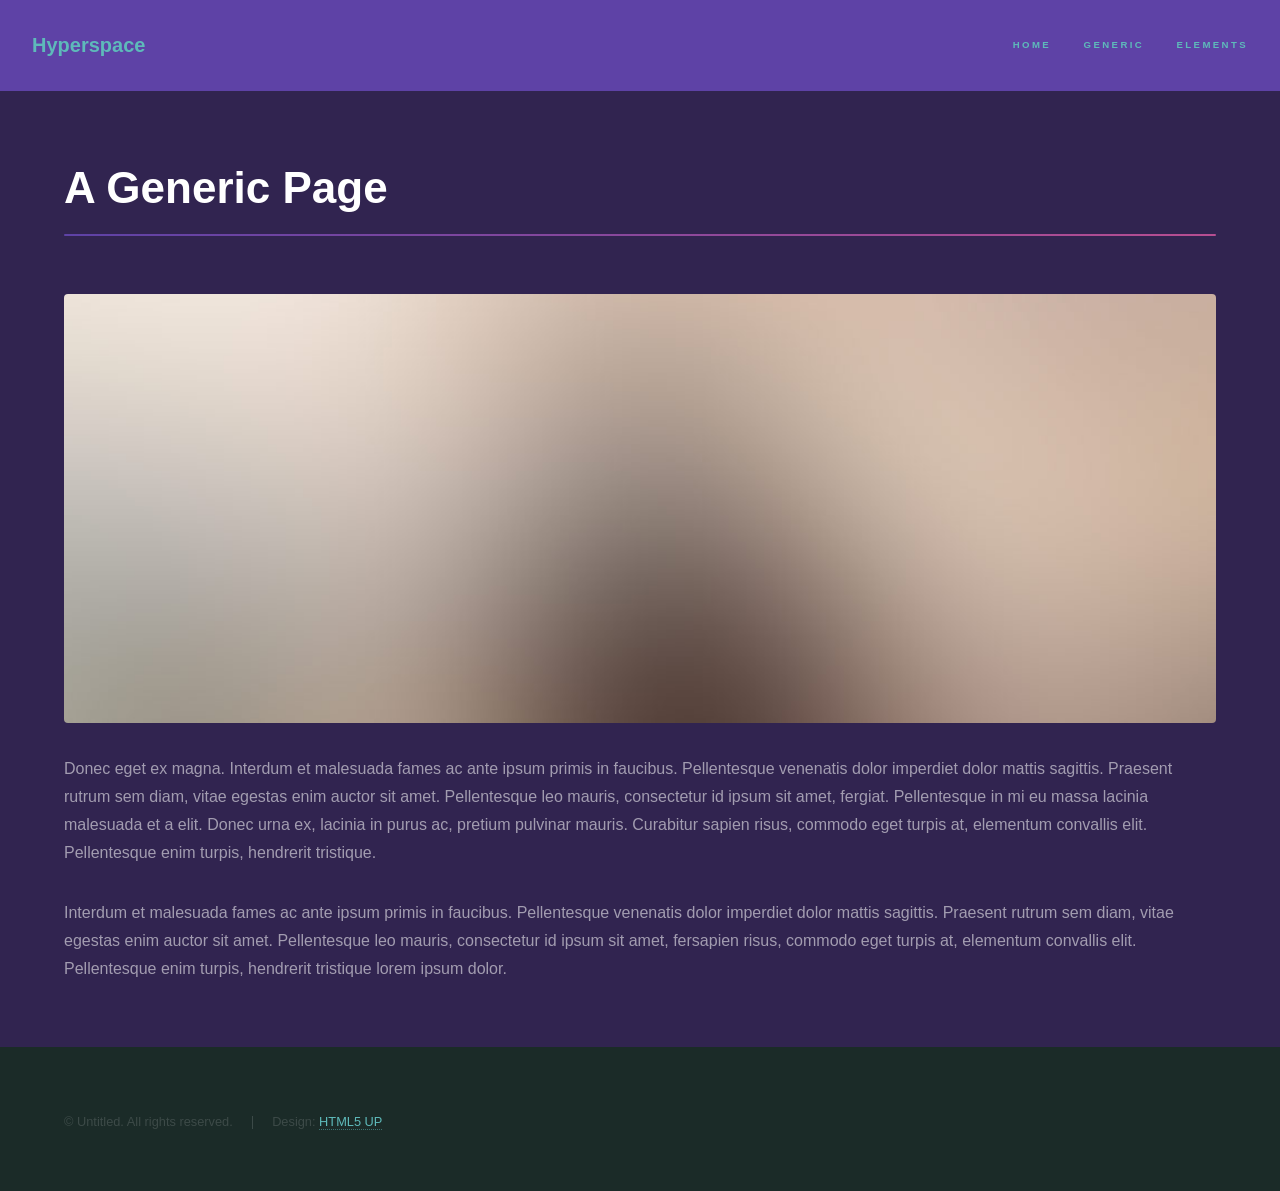
<file: generic.html>
<!DOCTYPE HTML>
<!--
	Hyperspace by HTML5 UP
	html5up.net | @ajlkn
	Free for personal and commercial use under the CCA 3.0 license (html5up.net/license)
-->
<html>
	<head>
		<title>Generic - Hyperspace by HTML5 UP</title>
		<meta charset="utf-8" />
		<meta name="viewport" content="width=device-width, initial-scale=1, user-scalable=no" />
		<link rel="stylesheet" href="assets/css/main.css" />
		<noscript><link rel="stylesheet" href="assets/css/noscript.css" /></noscript>
	</head>
	<body class="is-preload">

		<!-- Header -->
			<header id="header">
				<a href="index.html" class="title">Hyperspace</a>
				<nav>
					<ul>
						<li><a href="index.html">Home</a></li>
						<li><a href="generic.html" class="active">Generic</a></li>
						<li><a href="elements.html">Elements</a></li>
					</ul>
				</nav>
			</header>

		<!-- Wrapper -->
			<div id="wrapper">

				<!-- Main -->
					<section id="main" class="wrapper">
						<div class="inner">
							<h1 class="major">A Generic Page</h1>
							<span class="image fit"><img src="images/pic04.jpg" alt="" /></span>
							<p>Donec eget ex magna. Interdum et malesuada fames ac ante ipsum primis in faucibus. Pellentesque venenatis dolor imperdiet dolor mattis sagittis. Praesent rutrum sem diam, vitae egestas enim auctor sit amet. Pellentesque leo mauris, consectetur id ipsum sit amet, fergiat. Pellentesque in mi eu massa lacinia malesuada et a elit. Donec urna ex, lacinia in purus ac, pretium pulvinar mauris. Curabitur sapien risus, commodo eget turpis at, elementum convallis elit. Pellentesque enim turpis, hendrerit tristique.</p>
							<p>Interdum et malesuada fames ac ante ipsum primis in faucibus. Pellentesque venenatis dolor imperdiet dolor mattis sagittis. Praesent rutrum sem diam, vitae egestas enim auctor sit amet. Pellentesque leo mauris, consectetur id ipsum sit amet, fersapien risus, commodo eget turpis at, elementum convallis elit. Pellentesque enim turpis, hendrerit tristique lorem ipsum dolor.</p>
						</div>
					</section>

			</div>

		<!-- Footer -->
			<footer id="footer" class="wrapper alt">
				<div class="inner">
					<ul class="menu">
						<li>&copy; Untitled. All rights reserved.</li><li>Design: <a href="http://html5up.net">HTML5 UP</a></li>
					</ul>
				</div>
			</footer>

		<!-- Scripts -->
			<script src="assets/js/jquery.min.js"></script>
			<script src="assets/js/jquery.scrollex.min.js"></script>
			<script src="assets/js/jquery.scrolly.min.js"></script>
			<script src="assets/js/browser.min.js"></script>
			<script src="assets/js/breakpoints.min.js"></script>
			<script src="assets/js/util.js"></script>
			<script src="assets/js/main.js"></script>

	</body>
</html>
</file>
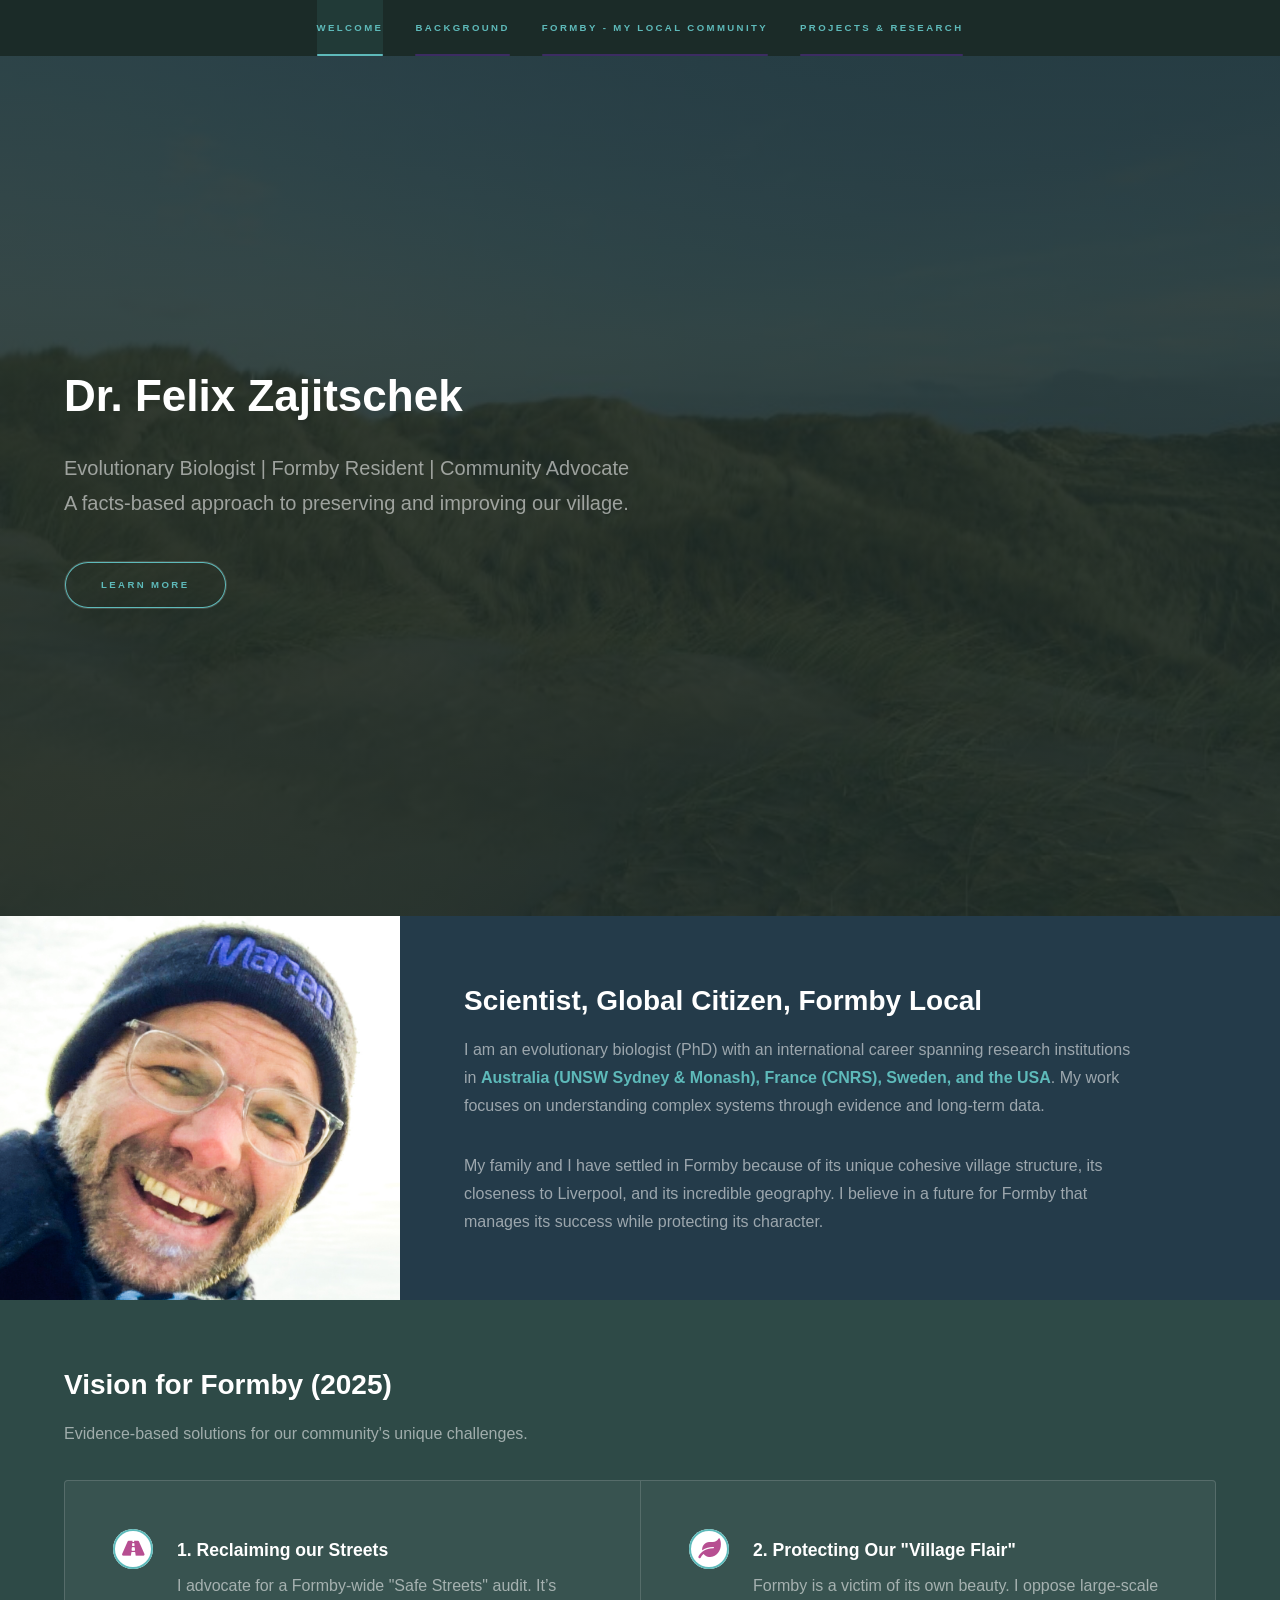
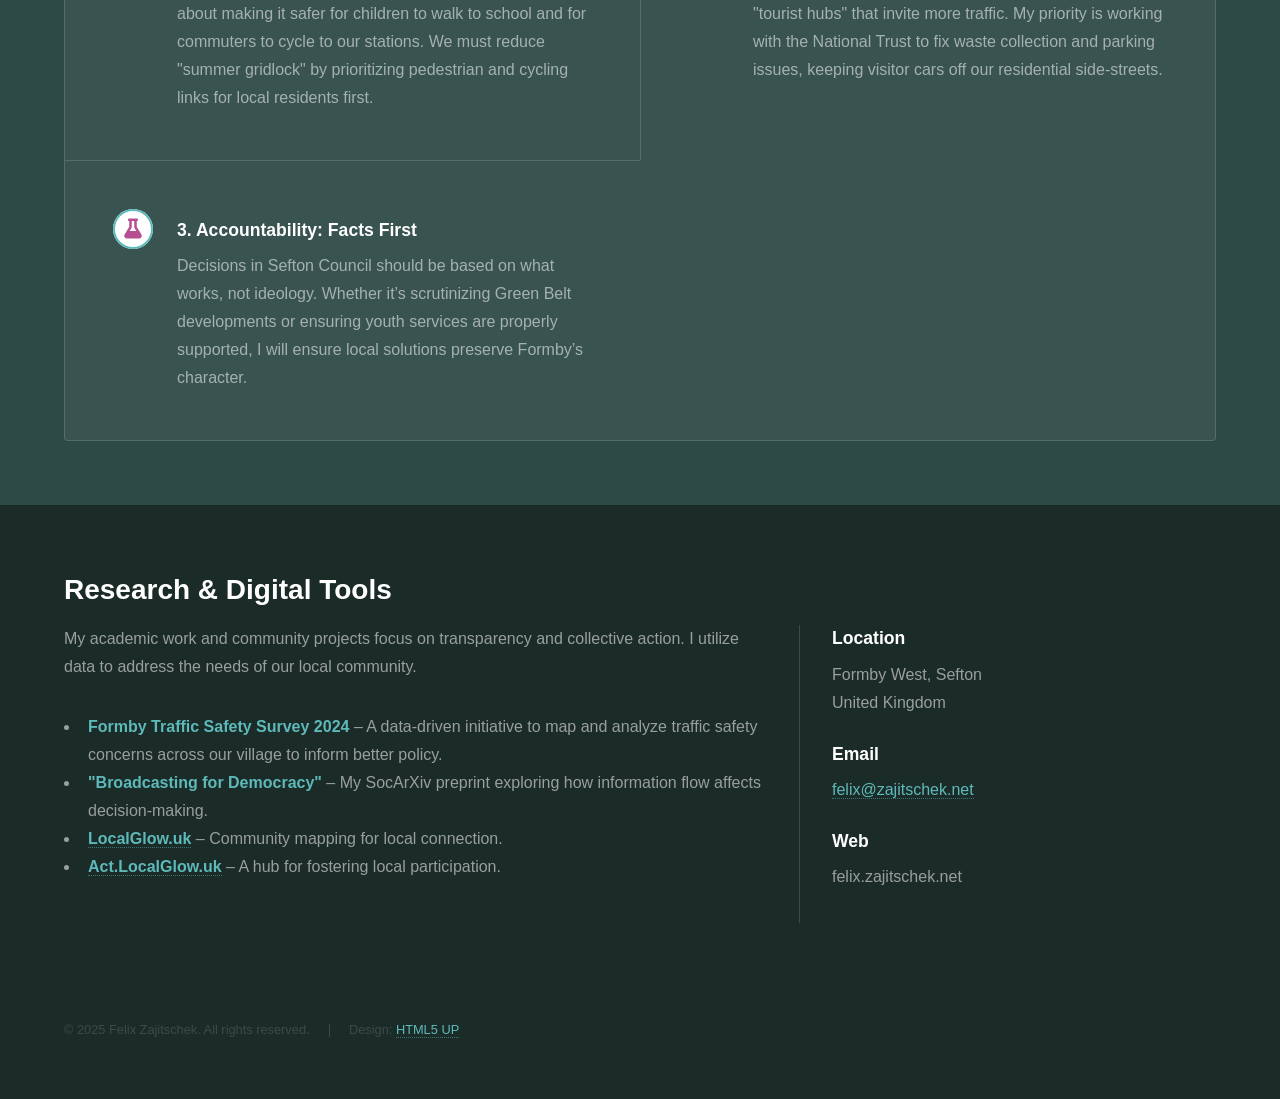
<file: index_backup.html>
<!DOCTYPE HTML>
<html>
        <head>
                <title>Dr. Felix Zajitschek | Formby Resident & Scientist</title>
                <meta charset="utf-8" />
                <meta name="viewport" content="width=device-width, initial-scale=1, user-scalable=no" />
                <link rel="stylesheet" href="assets/css/main.css" />
                <noscript><link rel="stylesheet" href="assets/css/noscript.css" /></noscript>
        </head>
        <body class="is-preload">

                <section id="sidebar">
                                <div class="inner">
                                        <nav>
                                                <ul>
                                                        <li><a href="#intro">Welcome</a></li>
                                                        <li><a href="#about">Background</a></li>
                                                        <li><a href="#action">Formby - my local community</a></li>
                                                        <li><a href="#projects">Projects & Research</a></li>
                                                </ul>
                                        </nav>
                                </div>
                        </section>

                <div id="wrapper">

                                <section id="intro" class="wrapper style1 fullscreen fade-up">
                                                <div class="inner">
                                                        <h1>Dr. Felix Zajitschek</h1>
                                                        <p>Evolutionary Biologist | Formby Resident | Community Advocate<br />
                                                        A facts-based approach to preserving and improving our village.</p>
                                                        <ul class="actions">
                                                                <li><a href="#about" class="button scrolly">Learn more</a></li>
                                                        </ul>
                                                </div>
                                        </section>

                                <section id="about" class="wrapper style2 spotlights">
                                                <section>
                                                        <a href="#" class="image"><img src="images/profile.jpg" alt="Felix Zajitschek" data-position="center center" /></a>
                                                        <div class="content">
                                                                <div class="inner">
                                                                        <h2>Scientist, Global Citizen, Formby Local</h2>
                                                                        <p>I am an evolutionary biologist (PhD) with an international career spanning research institutions in <strong>Australia (UNSW Sydney & Monash), France (CNRS), Sweden, and the USA</strong>. My work focuses on understanding complex systems through evidence and long-term data.</p>
                                                                        <p>My family and I have settled in Formby because of its unique cohesive village structure, its closeness to Liverpool, and its incredible geography. I believe in a future for Formby that manages its success while protecting its character.</p>
                                                                </div>
                                                        </div>
                                                </section>
                                        </section>

                                <section id="action" class="wrapper style3 fade-up">
                                                <div class="inner">
                                                        <h2>Vision for Formby (2025)</h2>
                                                        <p>Evidence-based solutions for our community's unique challenges.</p>
                                                        <div class="features">
                                                                <section>
                                                                        <span class="icon solid major fa-road"></span>
                                                                        <h3>1. Reclaiming our Streets</h3>
                                                                        <p>I advocate for a Formby-wide "Safe Streets" audit. It’s about making it safer for children to walk to school and for commuters to cycle to our stations. We must reduce "summer gridlock" by prioritizing pedestrian and cycling links for local residents first.</p>
                                                                </section>
                                                                <section>
                                                                        <span class="icon solid major fa-leaf"></span>
                                                                        <h3>2. Protecting Our "Village Flair"</h3>
                                                                        <p>Formby is a victim of its own beauty. I oppose large-scale "tourist hubs" that invite more traffic. My priority is working with the National Trust to fix waste collection and parking issues, keeping visitor cars off our residential side-streets.</p>
                                                                </section>
                                                                <section>
                                                                        <span class="icon solid major fa-flask"></span>
                                                                        <h3>3. Accountability: Facts First</h3>
                                                                        <p>Decisions in Sefton Council should be based on what works, not ideology. Whether it’s scrutinizing Green Belt developments or ensuring youth services are properly supported, I will ensure local solutions preserve Formby’s character.</p>
                                                                </section>
                                                        </div>
                                                </div>
                                        </section>

                                <section id="projects" class="wrapper style1 fade-up">
                                                <div class="inner">
                                                        <h2>Research & Digital Tools</h2>
                                                        <div class="split style1">
                                                                <section>
                                                                        <p>My academic work and community projects focus on transparency and collective action. I utilize data to address the needs of our local community.</p>
                                                                        <ul>
                                                                                <li><strong>Formby Traffic Safety Survey 2024</strong> – A data-driven initiative to map and analyze traffic safety concerns across our village to inform better policy.</li>
                                                                                <li><strong>"Broadcasting for Democracy"</strong> – My SocArXiv preprint exploring how information flow affects decision-making.</li>
                                                                                <li><a href="https://localglow.uk"><strong>LocalGlow.uk</strong></a> – Community mapping for local connection.</li>
                                                                                <li><a href="https://act.localglow.uk"><strong>Act.LocalGlow.uk</strong></a> – A hub for fostering local participation.</li>
                                                                        </ul>
                                                                </section>
                                                                <section>
                                                                        <ul class="contact">
                                                                                <li>
                                                                                        <h3>Location</h3>
                                                                                        <span>Formby West, Sefton<br />
                                                                                        United Kingdom</span>
                                                                                </li>
                                                                                <li>
                                                                                        <h3>Email</h3>
                                                                                        <a href="mailto:felix@zajitschek.net">felix@zajitschek.net</a>
                                                                                </li>
                                                                                <li>
                                                                                        <h3>Web</h3>
                                                                                        <span>felix.zajitschek.net</span>
                                                                                </li>
                                                                        </ul>
                                                                </section>
                                                        </div>
                                                </div>
                                        </section>

                        </div>

                <footer id="footer" class="wrapper style1-alt">
                                <div class="inner">
                                        <ul class="menu">
                                                <li>&copy; 2025 Felix Zajitschek. All rights reserved.</li><li>Design: <a href="http://html5up.net">HTML5 UP</a></li>
                                        </ul>
                                </div>
                        </footer>

                <script src="assets/js/jquery.min.js"></script>
                        <script src="assets/js/jquery.scrollex.min.js"></script>
                        <script src="assets/js/jquery.scrolly.min.js"></script>
                        <script src="assets/js/browser.min.js"></script>
                        <script src="assets/js/breakpoints.min.js"></script>
                        <script src="assets/js/util.js"></script>
                        <script src="assets/js/main.js"></script>

        </body>
</html>
</file>
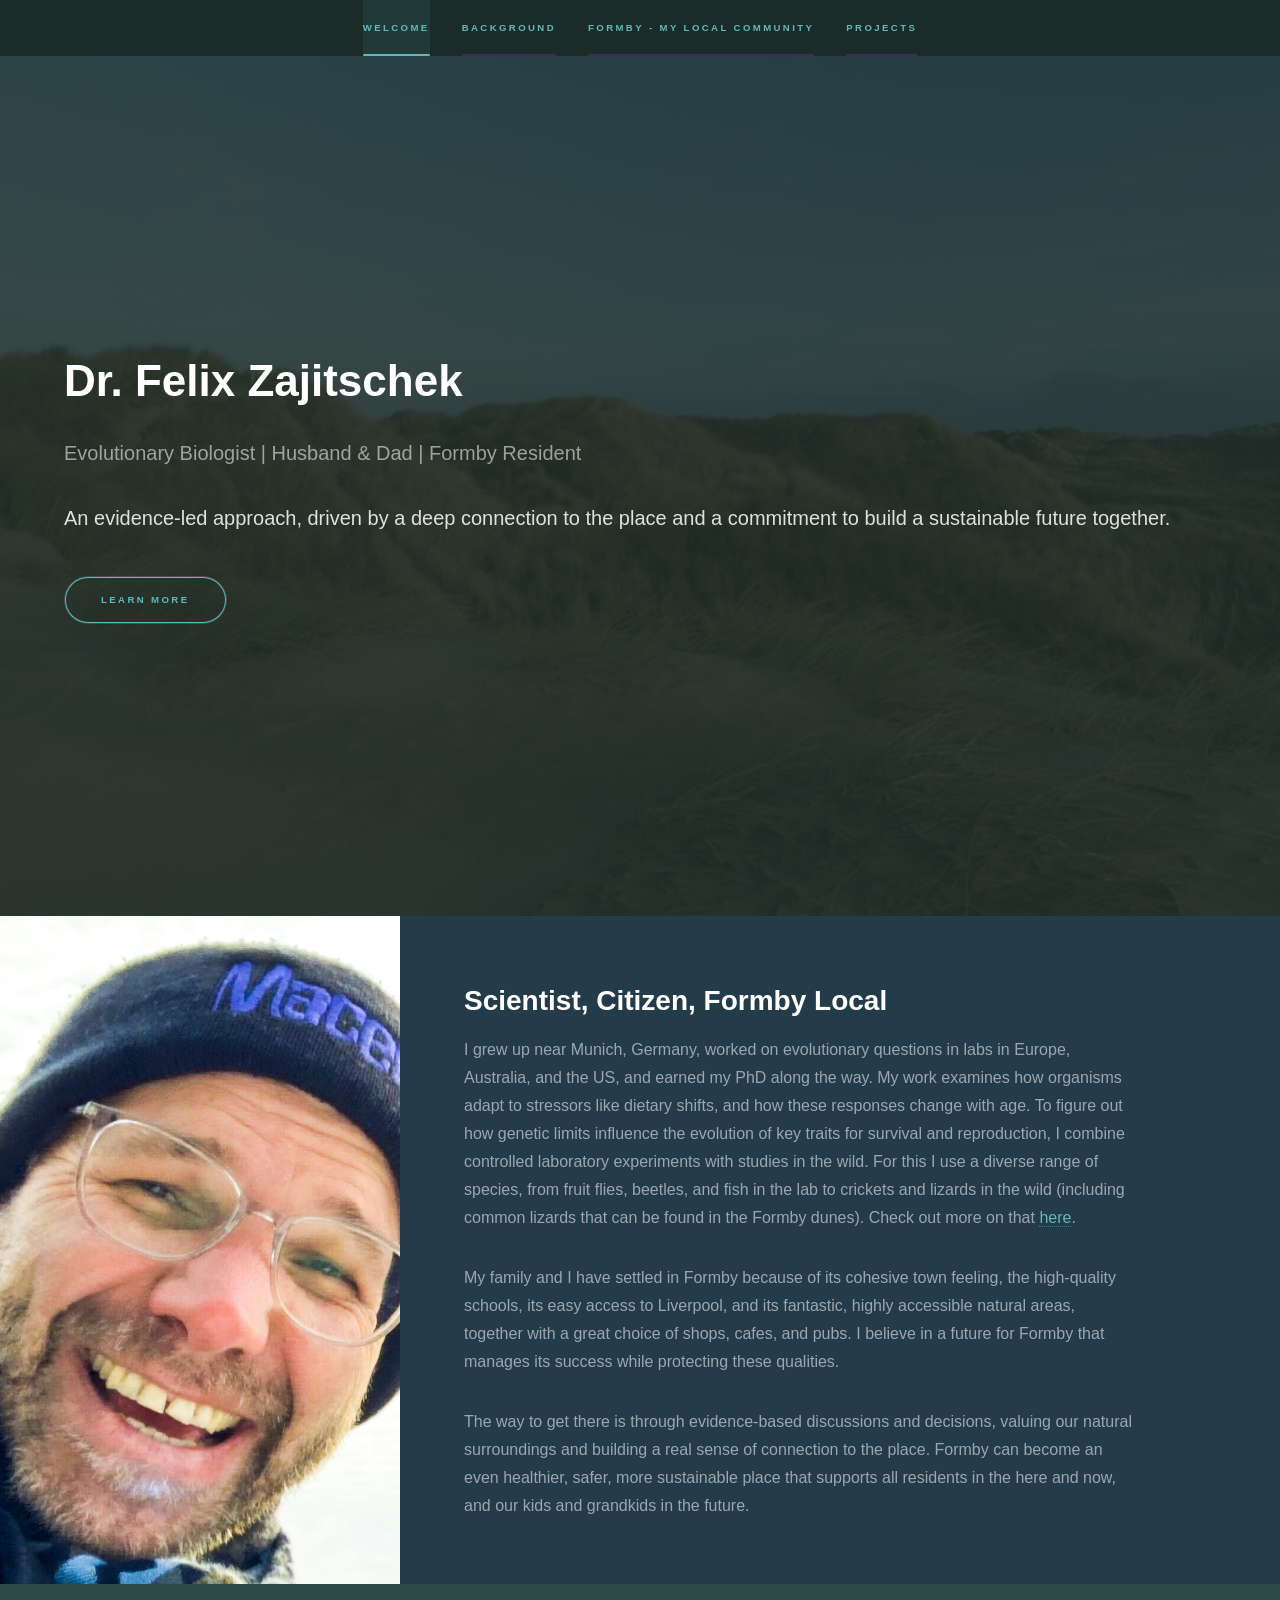
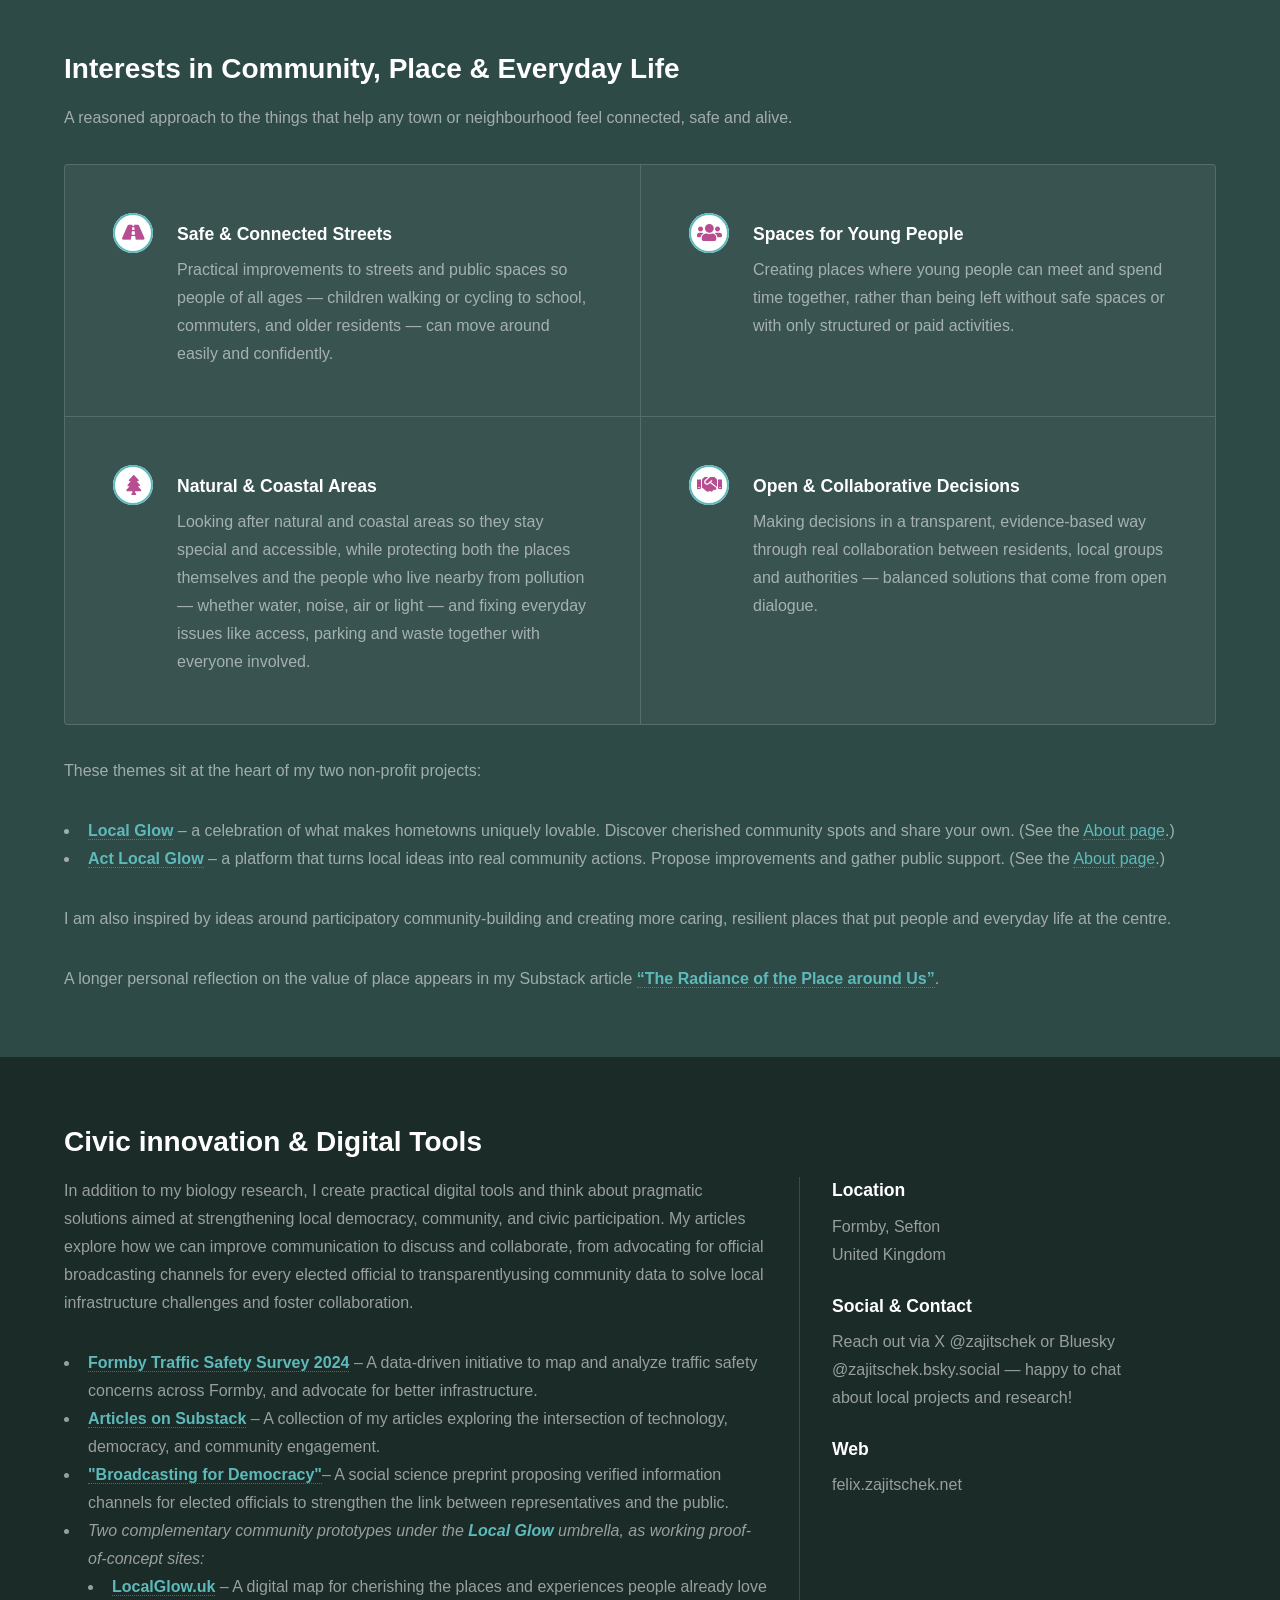
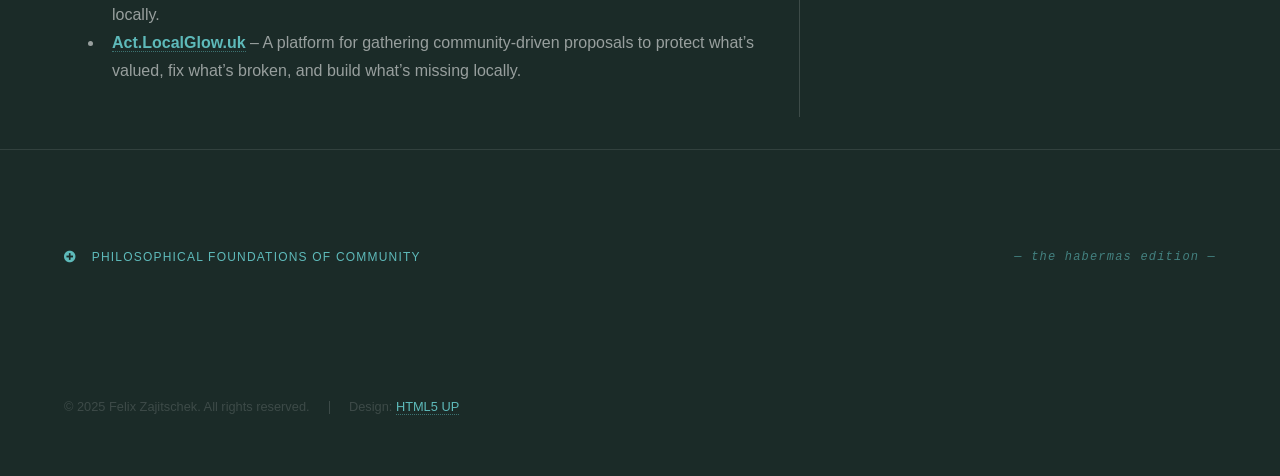
<file: index_backup_post2026elections.html>
<!DOCTYPE HTML>
<html>
        <head>
                <title>Dr. Felix Zajitschek | Formby Resident & Scientist</title>
                <meta charset="utf-8" />
                <meta name="viewport" content="width=device-width, initial-scale=1, user-scalable=no" />
                <link rel="stylesheet" href="assets/css/main.css" />
                <noscript><link rel="stylesheet" href="assets/css/noscript.css" /></noscript>
                <link rel="icon" type="image/png" href="/favicon-96x96.png" sizes="96x96" />
<link rel="icon" type="image/svg+xml" href="/favicon.svg" />
<link rel="shortcut icon" href="/favicon.ico" />
<link rel="apple-touch-icon" sizes="180x180" href="/apple-touch-icon.png" />
<meta name="apple-mobile-web-app-title" content="Felix Z" />
<link rel="manifest" href="/site.webmanifest" />
        </head>
        <body class="is-preload">

                <section id="sidebar">
                                <div class="inner">
                                        <nav>
                                                <ul>
                                                        <li><a href="#intro">Welcome</a></li>
                                                        <li><a href="#about">Background</a></li>
                                                        <li><a href="#action">Formby - my local community</a></li>
                                                        <li><a href="#projects">Projects</a></li>
                                                </ul>
                                        </nav>
                                </div>
                        </section>

                <div id="wrapper">

                                <section id="intro" class="wrapper style1 fullscreen fade-up">
                                                <div class="inner">
                                                        <h1>Dr. Felix Zajitschek</h1>
                                                        <p>
    Evolutionary Biologist | Husband & Dad | Formby Resident
    <span style="display: block; margin-top: 1.5em; color: rgba(255, 255, 255, 0.85);">
        An evidence-led approach, driven by a deep connection to the place and a commitment to build a sustainable future together.
    </span>
</p>
                                                        <ul class="actions">
                                                                <li><a href="#about" class="button scrolly">Learn more</a></li>
                                                        </ul>
                                                </div>
                                        </section>

                                <section id="about" class="wrapper style2 spotlights">
                                                <section>
                                                        <a href="#" class="image"><img src="images/profile.jpg" alt="Felix Zajitschek" data-position="center center" /></a>
                                                        <div class="content">
                                                                <div class="inner">
                                                                        <h2>Scientist, Citizen, Formby Local</h2>
                                                                        <p>I grew up near Munich, Germany, worked on evolutionary questions in labs in Europe, Australia, and the US, and earned my PhD along the way. My work examines how organisms adapt to stressors like dietary shifts, and how these responses change with age. To figure out how genetic limits influence the evolution of key traits for survival and reproduction, I combine controlled laboratory experiments with studies in the wild.
                                                                        For this I use a diverse range of species, from fruit flies, beetles, and fish in the lab to crickets and lizards in the wild (including common lizards that can be found in the Formby dunes). Check out more on that <a href="https://research.zajitschek.net/" target="_blank">here</a>.</p>
                                                                        <p>My family and I have settled in Formby because of its cohesive town feeling, the high-quality schools, its easy access to Liverpool, and its fantastic, highly accessible natural areas, together with a great choice of shops, cafes, and pubs. I believe in a future for Formby that manages its success while protecting these qualities.</p>
                                                                        <p>The way to get there is through evidence-based discussions and decisions, valuing our natural surroundings and building a real sense of connection to the place. Formby can become an even healthier, safer, more sustainable place that supports all residents in the here and now, and our kids and grandkids in the future.</p>
                                                                </div>

                                                        </div>
                                                </section>
                                        </section>

                           <section id="action" class="wrapper style3 fade-up">
                                                <div class="inner">
                                                        <h2>Interests in Community, Place & Everyday Life</h2>
                                                        <p>A reasoned approach to the things that help any town or neighbourhood feel connected, safe and alive.</p>
                                                        <div class="features">
                                                                <section>
                                                                        <span class="icon solid major fa-road"></span>
                                                                        <h3>Safe & Connected Streets</h3>
                                                                        <p>Practical improvements to streets and public spaces so people of all ages — children walking or cycling to school, commuters, and older residents — can move around easily and confidently.</p>
                                                                </section>
                                                                <section>
                                                                        <span class="icon solid major fa-users"></span>
                                                                        <h3>Spaces for Young People</h3>
                                                                        <p>Creating places where young people can meet and spend time together, rather than being left without safe spaces or with only structured or paid activities.</p>
                                                                </section>
                                                                <section>
                                                                        <span class="icon solid major fa-tree"></span>
                                                                        <h3>Natural & Coastal Areas</h3>
                                                                        <p>Looking after natural and coastal areas so they stay special and accessible, while protecting both the places themselves and the people who live nearby from pollution — whether water, noise, air or light — and fixing everyday issues like access, parking and waste together with everyone involved.</p>
                                                                </section>
                                                                <section>
                                                                        <span class="icon solid major fa-handshake"></span>
                                                                        <h3>Open & Collaborative Decisions</h3>
                                                                        <p>Making decisions in a transparent, evidence-based way through real collaboration between residents, local groups and authorities — balanced solutions that come from open dialogue.</p>
                                                                </section>
                                                        </div>

                                                        <p>These themes sit at the heart of my two non-profit projects:</p>
                                                        <ul>
                                                                <li><strong><a href="https://localglow.uk" target="_blank">Local Glow</a></strong> – a celebration of what makes hometowns uniquely lovable. Discover cherished community spots and share your own. (See the <a href="https://localglow.uk/about" target="_blank">About page</a>.)</li>
                                                                <li><strong><a href="https://act.localglow.uk" target="_blank">Act Local Glow</a></strong> – a platform that turns local ideas into real community actions. Propose improvements and gather public support. (See the <a href="https://act.localglow.uk/about" target="_blank">About page</a>.)</li>
                                                        </ul>

                                                        <p>I am also inspired by ideas around participatory community-building and creating more caring, resilient places that put people and everyday life at the centre.</p>
                                                        
                                                        <p>A longer personal reflection on the value of place appears in my Substack article <strong><a href="https://open.substack.com/pub/felixzajitschek" target="_blank">“The Radiance of the Place around Us”</a></strong>.</p>
                                                </div>
                                        </section>

                                <section id="projects" class="wrapper style1 fade-up">
                                                <div class="inner">
                                                        <h2>Civic innovation & Digital Tools</h2>
                                                        <div class="split style1">
                                                                <section>
                                                                        <p>In addition to my biology research, I create practical digital tools and think about pragmatic solutions aimed at strengthening local democracy, community, and civic participation. My articles explore how we can improve communication to discuss and collaborate, from advocating for official broadcasting channels for every elected official to transparentlyusing community data to solve local infrastructure challenges and foster collaboration.</p>
                                                                        <ul>
                                                                                <li><strong><a href="https://sites.google.com/view/formby-traffic-2024/home" target="_blank">Formby Traffic Safety Survey 2024</a></strong> – A data-driven initiative to map and analyze traffic safety concerns across Formby, and advocate for better infrastructure.</li>
                                                                                <li><strong><a href="https://substack.com/@felixzajitschek" target="_blank">Articles on Substack</a></strong> – A collection of my articles exploring the intersection of technology, democracy, and community engagement.</li>                                                                              
                                                                                <li><strong><a href="https://osf.io/preprints/socarxiv/wxce3_v2" target="_blank">"Broadcasting for Democracy"</strong></a>– A social science preprint proposing verified information channels for elected officials to strengthen the link between representatives and the public.</li>
                                                                                <li><em>Two complementary community prototypes under the <strong>Local Glow</strong> umbrella, as working proof-of-concept sites:</em>
                                                                                        <ul>
                                                                                <li><a href="https://localglow.uk" target="_blank"><strong>LocalGlow.uk</strong></a> – A digital map for cherishing the places and experiences people already love locally.</li>
                                                                                <li><a href="https://act.localglow.uk" target="_blank"><strong>Act.LocalGlow.uk</strong></a> – A platform for gathering community-driven proposals to protect what’s valued, fix what’s broken, and build what’s missing locally.</li>
                                                                                        </ul>
                                                                        </li>
                                                                        </ul>
                                                                </section>
                                                                <section>
                                                                        <ul class="contact">
                                                                                <li>
                                                                                        <h3>Location</h3>
                                                                                        <span>Formby, Sefton<br />
                                                                                        United Kingdom</span>
                                                                                </li>
                                                                                <li>
                                                                                        <h3>Social & Contact</h3>
                                                                                        Reach out via X @zajitschek or Bluesky @zajitschek.bsky.social — happy to chat about local projects and research!
                                                                                </li>
                                                                                <li>
                                                                                        <h3>Web</h3>
                                                                                        <span>felix.zajitschek.net</span>
                                                                                </li>
                                                                        </ul>
                                                                </section>
                                                        </div>
                                                </div>
                                        </section>

<!-- hidden philo comments start -->

<section id="philosophy" class="wrapper style1 fade-up" style="padding: 2em 0; border-top: 1px solid rgba(255, 255, 255, 0.1);">
    <div class="inner">
        <details style="cursor: pointer; outline: none; border: none;">
            <summary style="font-family: 'Arial', sans-serif; letter-spacing: 0.1em; text-transform: uppercase; font-size: 0.75em; color: #5ebaba; list-style: none; display: flex; align-items: center; justify-content: space-between;">
                <span><span class="icon solid fa-plus-circle" style="margin-right: 10px;"></span> Philosophical Foundations of Community</span>
                <span style="font-family: 'Courier New', Courier, monospace; font-style: italic; opacity: 0.6; text-transform: none;">— the habermas edition —</span>
            </summary>

            <div style="margin-top: 2em; background: rgba(255, 255, 255, 0.03); border: 1px solid rgba(94, 186, 186, 0.2); padding: 2em; border-radius: 0.25em;">
                
                <div style="margin-bottom: 2.5em;">
                    <blockquote style="border-left: 3px solid #5ebaba; padding-left: 1.5em; font-style: italic; color: #ffffff; margin-bottom: 1em; line-height: 1.5; font-family: 'Georgia', serif;">
                        "The spatial dimension of the life-world is determined by the 'fact of human plurality': every interaction unifies the multiple perspectives of perception and action of those present, who as individuals occupy an inconvertible standpoint."
                    </blockquote>
                    <p style="font-size: 0.9em; opacity: 0.8; margin-bottom: 0.5em;">
                        <strong>The Vision:</strong> Power isn't something one person holds. It's something we create together. By respecting our "inconvertible standpoints", i.e. our unique life experiences, we can build a shared reality within and for a community.
                    </p>
                    <cite style="display: block; font-size: 0.75em; opacity: 0.4; font-style: normal;">
                        Habermas, J., <em>Social Research</em> (1977), 44(1).
                    </cite>
                </div>

                <div style="margin-bottom: 2.5em;">
                    <blockquote style="border-left: 3px solid #5ebaba; padding-left: 1.5em; font-style: italic; color: #ffffff; margin-bottom: 1em; line-height: 1.5; font-family: 'Georgia', serif;">
                        "The temporal dimension of the life-world is determined by the 'fact of human natality': the birth of every individual means the possibility of a new beginning; to act means to be able to seize the initiative and to do the unanticipated."
                    </blockquote>
                    <p style="font-size: 0.9em; opacity: 0.8; margin-bottom: 0.5em;">
                        <strong>The Vision:</strong> We aren't bound by the way things have always been. Every new resident and every new generation brings the capacity to take the initiative and solve old problems in unanticipated ways. Every current resident has the same power.
                    </p>
                    <cite style="display: block; font-size: 0.75em; opacity: 0.4; font-style: normal;">
                        Habermas, J., <em>Social Research</em> (1977), 44(1).
                    </cite>
                </div>

                <div style="margin-bottom: 1em;">
                    <blockquote style="border-left: 3px solid #5ebaba; padding-left: 1.5em; font-style: italic; color: #ffffff; margin-bottom: 1em; line-height: 1.5; font-family: 'Georgia', serif;">
                        "In short, the new conflicts are not ignited by distribution problems but by questions having to do with the grammar of forms of life"
                    </blockquote>
                    <p style="font-size: 0.9em; opacity: 0.8; margin-bottom: 0.5em;">
                        <strong>The Vision:</strong> Sustainable local politics is about more than just budgets. It is about protecting the "grammar of our forms of life". This means ensuring that our schools, our dunes, and our local connections are treated as the vital language of our community, rather than just data points for non-local institutions or for solely profit-driven entities.
                    </p>
                    <cite style="display: block; font-size: 0.75em; opacity: 0.4; font-style: normal;">
                        Habermas, J., <em>The Theory of Communicative Action</em> (1987), 2.
                    </cite>
                </div>

            </div>
        </details>
    </div>
</section>
<!-- hidden philo comments end -->

                        </div>

                <footer id="footer" class="wrapper style1-alt">
                                <div class="inner">
                                        <ul class="menu">
                                                <li>&copy; 2025 Felix Zajitschek. All rights reserved.</li><li>Design: <a href="http://html5up.net">HTML5 UP</a></li>
                                        </ul>
                                </div>
                        </footer>

                <script src="assets/js/jquery.min.js"></script>
                        <script src="assets/js/jquery.scrollex.min.js"></script>
                        <script src="assets/js/jquery.scrolly.min.js"></script>
                        <script src="assets/js/browser.min.js"></script>
                        <script src="assets/js/breakpoints.min.js"></script>
                        <script src="assets/js/util.js"></script>
                        <script src="assets/js/main.js"></script>

        </body>
</html>
</file>
<file: assets/css/noscript.css>
/*
	Hyperspace by HTML5 UP
	html5up.net | @ajlkn
	Free for personal and commercial use under the CCA 3.0 license (html5up.net/license)
*/

/* Spotlights */

	.spotlights > section > .image:before {
		opacity: 0 !important;
	}

	.spotlights > section > .content > .inner {
		-moz-transform: none !important;
		-webkit-transform: none !important;
		-ms-transform: none !important;
		transform: none !important;
		opacity: 1 !important;
	}

/* Wrapper */

	.wrapper > .inner {
		opacity: 1 !important;
		-moz-transform: none !important;
		-webkit-transform: none !important;
		-ms-transform: none !important;
		transform: none !important;
	}

/* Sidebar */

	#sidebar > .inner {
		opacity: 1 !important;
	}

	#sidebar nav > ul > li {
		-moz-transform: none !important;
		-webkit-transform: none !important;
		-ms-transform: none !important;
		transform: none !important;
		opacity: 1 !important;
	}
</file>
<file: assets/css/main.css>
@import url(fontawesome-all.min.css);

/*
	Hyperspace by HTML5 UP
	html5up.net | @ajlkn
	Free for personal and commercial use under the CCA 3.0 license (html5up.net/license)
*/

html, body, div, span, applet, object,
iframe, h1, h2, h3, h4, h5, h6, p, blockquote,
pre, a, abbr, acronym, address, big, cite,
code, del, dfn, em, img, ins, kbd, q, s, samp,
small, strike, strong, sub, sup, tt, var, b,
u, i, center, dl, dt, dd, ol, ul, li, fieldset,
form, label, legend, table, caption, tbody,
tfoot, thead, tr, th, td, article, aside,
canvas, details, embed, figure, figcaption,
footer, header, hgroup, menu, nav, output, ruby,
section, summary, time, mark, audio, video {
	margin: 0;
	padding: 0;
	border: 0;
	font-size: 100%;
	font: inherit;
	vertical-align: baseline;}

article, aside, details, figcaption, figure,
footer, header, hgroup, menu, nav, section {
	display: block;}

body {
	line-height: 1;
}

ol, ul {
	list-style: none;
}

blockquote, q {
	quotes: none;
}

	blockquote:before, blockquote:after, q:before, q:after {
		content: '';
		content: none;
	}

table {
	border-collapse: collapse;
	border-spacing: 0;
}

body {
	-webkit-text-size-adjust: none;
}

mark {
	background-color: transparent;
	color: inherit;
}

input::-moz-focus-inner {
	border: 0;
	padding: 0;
}

input, select, textarea {
	-moz-appearance: none;
	-webkit-appearance: none;
	-ms-appearance: none;
	appearance: none;
}

/* Basic */

	@-ms-viewport {
		width: device-width;
	}

	body {
		-ms-overflow-style: scrollbar;
	}

	@media screen and (max-width: 480px) {

		html, body {
			min-width: 320px;
		}

	}

	html {
		box-sizing: border-box;
	}

	*, *:before, *:after {
		box-sizing: inherit;
	}

	body {
		background: #312450;
	}

		body.is-preload *, body.is-preload *:before, body.is-preload *:after {
			-moz-animation: none !important;
			-webkit-animation: none !important;
			-ms-animation: none !important;
			animation: none !important;
			-moz-transition: none !important;
			-webkit-transition: none !important;
			-ms-transition: none !important;
			transition: none !important;
		}

/* Type */

	body, input, select, textarea {
		color: rgba(255, 255, 255, 0.55);
		font-family: Arial, Helvetica, sans-serif;
		font-size: 16.5pt;
		font-weight: normal;
		line-height: 1.75;
	}

		@media screen and (max-width: 1680px) {

			body, input, select, textarea {
				font-size: 13pt;
			}

		}

		@media screen and (max-width: 1280px) {

			body, input, select, textarea {
				font-size: 12pt;
			}

		}

		@media screen and (max-width: 360px) {

			body, input, select, textarea {
				font-size: 11pt;
			}

		}

	a {
		-moz-transition: color 0.2s ease, border-bottom-color 0.2s ease;
		-webkit-transition: color 0.2s ease, border-bottom-color 0.2s ease;
		-ms-transition: color 0.2s ease, border-bottom-color 0.2s ease;
		transition: color 0.2s ease, border-bottom-color 0.2s ease;
		border-bottom: dotted 1px rgba(255, 255, 255, 0.35);
		color: inherit;
		text-decoration: none;
	}

		a:hover {
			border-bottom-color: transparent;
			color: #ffffff;
		}

	strong, b {
		color: #ffffff;
		font-weight: bold;
	}

	em, i {
		font-style: italic;
	}

	p {
		margin: 0 0 2em 0;
	}

	h1, h2, h3, h4, h5, h6 {
		color: #ffffff;
		font-weight: bold;
		line-height: 1.5;
		margin: 0 0 0.5em 0;
	}

		h1 a, h2 a, h3 a, h4 a, h5 a, h6 a {
			color: inherit;
			text-decoration: none;
		}

	h1 {
		font-size: 2.75em;
	}

		h1.major {
			margin: 0 0 1.3em 0;
			position: relative;
			padding-bottom: 0.35em;
		}

			h1.major:after {
				background-image: -moz-linear-gradient(to right, #5e42a6, #b74e91);
				background-image: -webkit-linear-gradient(to right, #5e42a6, #b74e91);
				background-image: -ms-linear-gradient(to right, #5e42a6, #b74e91);
				background-image: linear-gradient(to right, #5e42a6, #b74e91);
				-moz-transition: max-width 0.2s ease;
				-webkit-transition: max-width 0.2s ease;
				-ms-transition: max-width 0.2s ease;
				transition: max-width 0.2s ease;
				border-radius: 0.2em;
				bottom: 0;
				content: '';
				height: 0.05em;
				position: absolute;
				right: 0;
				width: 100%;
			}

	h2 {
		font-size: 1.75em;
	}

	h3 {
		font-size: 1.1em;
	}

	h4 {
		font-size: 1em;
	}

	h5 {
		font-size: 0.8em;
	}

	h6 {
		font-size: 0.6em;
	}

	@media screen and (max-width: 736px) {

		h1 {
			font-size: 2em;
		}

		h2 {
			font-size: 1.25em;
		}

		h3 {
			font-size: 1em;
		}

		h4 {
			font-size: 0.8em;
		}

		h5 {
			font-size: 0.6em;
		}

		h6 {
			font-size: 0.6em;
		}

	}

	sub {
		font-size: 0.8em;
		position: relative;
		top: 0.5em;
	}

	sup {
		font-size: 0.8em;
		position: relative;
		top: -0.5em;
	}

	blockquote {
		border-left: solid 4px rgba(255, 255, 255, 0.15);
		font-style: italic;
		margin: 0 0 2em 0;
		padding: 0.5em 0 0.5em 2em;
	}

	code {
		background: rgba(255, 255, 255, 0.05);
		border-radius: 0.25em;
		border: solid 1px rgba(255, 255, 255, 0.15);
		font-family: "Courier New", monospace;
		font-size: 0.9em;
		margin: 0 0.25em;
		padding: 0.25em 0.65em;
	}

	pre {
		-webkit-overflow-scrolling: touch;
		font-family: "Courier New", monospace;
		font-size: 0.9em;
		margin: 0 0 2em 0;
	}

		pre code {
			display: block;
			line-height: 1.75em;
			padding: 1em 1.5em;
			overflow-x: auto;
		}

	hr {
		border: 0;
		border-bottom: solid 1px rgba(255, 255, 255, 0.15);
		margin: 2em 0;
	}

		hr.major {
			margin: 3em 0;
		}

	.align-left {
		text-align: left;
	}

	.align-center {
		text-align: center;
	}

	.align-right {
		text-align: right;
	}

/* Row */

	.row {
		display: flex;
		flex-wrap: wrap;
		box-sizing: border-box;
		align-items: stretch;
	}

		.row > * {
			box-sizing: border-box;
		}

		.row.gtr-uniform > * > :last-child {
			margin-bottom: 0;
		}

		.row.aln-left {
			justify-content: flex-start;
		}

		.row.aln-center {
			justify-content: center;
		}

		.row.aln-right {
			justify-content: flex-end;
		}

		.row.aln-top {
			align-items: flex-start;
		}

		.row.aln-middle {
			align-items: center;
		}

		.row.aln-bottom {
			align-items: flex-end;
		}

		.row > .imp {
			order: -1;
		}

		.row > .col-1 {
			width: 8.33333%;
		}

		.row > .off-1 {
			margin-left: 8.33333%;
		}

		.row > .col-2 {
			width: 16.66667%;
		}

		.row > .off-2 {
			margin-left: 16.66667%;
		}

		.row > .col-3 {
			width: 25%;
		}

		.row > .off-3 {
			margin-left: 25%;
		}

		.row > .col-4 {
			width: 33.33333%;
		}

		.row > .off-4 {
			margin-left: 33.33333%;
		}

		.row > .col-5 {
			width: 41.66667%;
		}

		.row > .off-5 {
			margin-left: 41.66667%;
		}

		.row > .col-6 {
			width: 50%;
		}

		.row > .off-6 {
			margin-left: 50%;
		}

		.row > .col-7 {
			width: 58.33333%;
		}

		.row > .off-7 {
			margin-left: 58.33333%;
		}

		.row > .col-8 {
			width: 66.66667%;
		}

		.row > .off-8 {
			margin-left: 66.66667%;
		}

		.row > .col-9 {
			width: 75%;
		}

		.row > .off-9 {
			margin-left: 75%;
		}

		.row > .col-10 {
			width: 83.33333%;
		}

		.row > .off-10 {
			margin-left: 83.33333%;
		}

		.row > .col-11 {
			width: 91.66667%;
		}

		.row > .off-11 {
			margin-left: 91.66667%;
		}

		.row > .col-12 {
			width: 100%;
		}

		.row > .off-12 {
			margin-left: 100%;
		}

		.row.gtr-0 {
			margin-top: 0;
			margin-left: 0em;
		}

			.row.gtr-0 > * {
				padding: 0 0 0 0em;
			}

			.row.gtr-0.gtr-uniform {
				margin-top: 0em;
			}

				.row.gtr-0.gtr-uniform > * {
					padding-top: 0em;
				}

		.row.gtr-25 {
			margin-top: 0;
			margin-left: -0.375em;
		}

			.row.gtr-25 > * {
				padding: 0 0 0 0.375em;
			}

			.row.gtr-25.gtr-uniform {
				margin-top: -0.375em;
			}

				.row.gtr-25.gtr-uniform > * {
					padding-top: 0.375em;
				}

		.row.gtr-50 {
			margin-top: 0;
			margin-left: -0.75em;
		}

			.row.gtr-50 > * {
				padding: 0 0 0 0.75em;
			}

			.row.gtr-50.gtr-uniform {
				margin-top: -0.75em;
			}

				.row.gtr-50.gtr-uniform > * {
					padding-top: 0.75em;
				}

		.row {
			margin-top: 0;
			margin-left: -1.5em;
		}

			.row > * {
				padding: 0 0 0 1.5em;
			}

			.row.gtr-uniform {
				margin-top: -1.5em;
			}

				.row.gtr-uniform > * {
					padding-top: 1.5em;
				}

		.row.gtr-150 {
			margin-top: 0;
			margin-left: -2.25em;
		}

			.row.gtr-150 > * {
				padding: 0 0 0 2.25em;
			}

			.row.gtr-150.gtr-uniform {
				margin-top: -2.25em;
			}

				.row.gtr-150.gtr-uniform > * {
					padding-top: 2.25em;
				}

		.row.gtr-200 {
			margin-top: 0;
			margin-left: -3em;
		}

			.row.gtr-200 > * {
				padding: 0 0 0 3em;
			}

			.row.gtr-200.gtr-uniform {
				margin-top: -3em;
			}

				.row.gtr-200.gtr-uniform > * {
					padding-top: 3em;
				}

		@media screen and (max-width: 1680px) {

			.row {
				display: flex;
				flex-wrap: wrap;
				box-sizing: border-box;
				align-items: stretch;
			}

				.row > * {
					box-sizing: border-box;
				}

				.row.gtr-uniform > * > :last-child {
					margin-bottom: 0;
				}

				.row.aln-left {
					justify-content: flex-start;
				}

				.row.aln-center {
					justify-content: center;
				}

				.row.aln-right {
					justify-content: flex-end;
				}

				.row.aln-top {
					align-items: flex-start;
				}

				.row.aln-middle {
					align-items: center;
				}

				.row.aln-bottom {
					align-items: flex-end;
				}

				.row > .imp-xlarge {
					order: -1;
				}

				.row > .col-1-xlarge {
					width: 8.33333%;
				}

				.row > .off-1-xlarge {
					margin-left: 8.33333%;
				}

				.row > .col-2-xlarge {
					width: 16.66667%;
				}

				.row > .off-2-xlarge {
					margin-left: 16.66667%;
				}

				.row > .col-3-xlarge {
					width: 25%;
				}

				.row > .off-3-xlarge {
					margin-left: 25%;
				}

				.row > .col-4-xlarge {
					width: 33.33333%;
				}

				.row > .off-4-xlarge {
					margin-left: 33.33333%;
				}

				.row > .col-5-xlarge {
					width: 41.66667%;
				}

				.row > .off-5-xlarge {
					margin-left: 41.66667%;
				}

				.row > .col-6-xlarge {
					width: 50%;
				}

				.row > .off-6-xlarge {
					margin-left: 50%;
				}

				.row > .col-7-xlarge {
					width: 58.33333%;
				}

				.row > .off-7-xlarge {
					margin-left: 58.33333%;
				}

				.row > .col-8-xlarge {
					width: 66.66667%;
				}

				.row > .off-8-xlarge {
					margin-left: 66.66667%;
				}

				.row > .col-9-xlarge {
					width: 75%;
				}

				.row > .off-9-xlarge {
					margin-left: 75%;
				}

				.row > .col-10-xlarge {
					width: 83.33333%;
				}

				.row > .off-10-xlarge {
					margin-left: 83.33333%;
				}

				.row > .col-11-xlarge {
					width: 91.66667%;
				}

				.row > .off-11-xlarge {
					margin-left: 91.66667%;
				}

				.row > .col-12-xlarge {
					width: 100%;
				}

				.row > .off-12-xlarge {
					margin-left: 100%;
				}

				.row.gtr-0 {
					margin-top: 0;
					margin-left: 0em;
				}

					.row.gtr-0 > * {
						padding: 0 0 0 0em;
					}

					.row.gtr-0.gtr-uniform {
						margin-top: 0em;
					}

						.row.gtr-0.gtr-uniform > * {
							padding-top: 0em;
						}

				.row.gtr-25 {
					margin-top: 0;
					margin-left: -0.375em;
				}

					.row.gtr-25 > * {
						padding: 0 0 0 0.375em;
					}

					.row.gtr-25.gtr-uniform {
						margin-top: -0.375em;
					}

						.row.gtr-25.gtr-uniform > * {
							padding-top: 0.375em;
						}

				.row.gtr-50 {
					margin-top: 0;
					margin-left: -0.75em;
				}

					.row.gtr-50 > * {
						padding: 0 0 0 0.75em;
					}

					.row.gtr-50.gtr-uniform {
						margin-top: -0.75em;
					}

						.row.gtr-50.gtr-uniform > * {
							padding-top: 0.75em;
						}

				.row {
					margin-top: 0;
					margin-left: -1.5em;
				}

					.row > * {
						padding: 0 0 0 1.5em;
					}

					.row.gtr-uniform {
						margin-top: -1.5em;
					}

						.row.gtr-uniform > * {
							padding-top: 1.5em;
						}

				.row.gtr-150 {
					margin-top: 0;
					margin-left: -2.25em;
				}

					.row.gtr-150 > * {
						padding: 0 0 0 2.25em;
					}

					.row.gtr-150.gtr-uniform {
						margin-top: -2.25em;
					}

						.row.gtr-150.gtr-uniform > * {
							padding-top: 2.25em;
						}

				.row.gtr-200 {
					margin-top: 0;
					margin-left: -3em;
				}

					.row.gtr-200 > * {
						padding: 0 0 0 3em;
					}

					.row.gtr-200.gtr-uniform {
						margin-top: -3em;
					}

						.row.gtr-200.gtr-uniform > * {
							padding-top: 3em;
						}

		}

		@media screen and (max-width: 1280px) {

			.row {
				display: flex;
				flex-wrap: wrap;
				box-sizing: border-box;
				align-items: stretch;
			}

				.row > * {
					box-sizing: border-box;
				}

				.row.gtr-uniform > * > :last-child {
					margin-bottom: 0;
				}

				.row.aln-left {
					justify-content: flex-start;
				}

				.row.aln-center {
					justify-content: center;
				}

				.row.aln-right {
					justify-content: flex-end;
				}

				.row.aln-top {
					align-items: flex-start;
				}

				.row.aln-middle {
					align-items: center;
				}

				.row.aln-bottom {
					align-items: flex-end;
				}

				.row > .imp-large {
					order: -1;
				}

				.row > .col-1-large {
					width: 8.33333%;
				}

				.row > .off-1-large {
					margin-left: 8.33333%;
				}

				.row > .col-2-large {
					width: 16.66667%;
				}

				.row > .off-2-large {
					margin-left: 16.66667%;
				}

				.row > .col-3-large {
					width: 25%;
				}

				.row > .off-3-large {
					margin-left: 25%;
				}

				.row > .col-4-large {
					width: 33.33333%;
				}

				.row > .off-4-large {
					margin-left: 33.33333%;
				}

				.row > .col-5-large {
					width: 41.66667%;
				}

				.row > .off-5-large {
					margin-left: 41.66667%;
				}

				.row > .col-6-large {
					width: 50%;
				}

				.row > .off-6-large {
					margin-left: 50%;
				}

				.row > .col-7-large {
					width: 58.33333%;
				}

				.row > .off-7-large {
					margin-left: 58.33333%;
				}

				.row > .col-8-large {
					width: 66.66667%;
				}

				.row > .off-8-large {
					margin-left: 66.66667%;
				}

				.row > .col-9-large {
					width: 75%;
				}

				.row > .off-9-large {
					margin-left: 75%;
				}

				.row > .col-10-large {
					width: 83.33333%;
				}

				.row > .off-10-large {
					margin-left: 83.33333%;
				}

				.row > .col-11-large {
					width: 91.66667%;
				}

				.row > .off-11-large {
					margin-left: 91.66667%;
				}

				.row > .col-12-large {
					width: 100%;
				}

				.row > .off-12-large {
					margin-left: 100%;
				}

				.row.gtr-0 {
					margin-top: 0;
					margin-left: 0em;
				}

					.row.gtr-0 > * {
						padding: 0 0 0 0em;
					}

					.row.gtr-0.gtr-uniform {
						margin-top: 0em;
					}

						.row.gtr-0.gtr-uniform > * {
							padding-top: 0em;
						}

				.row.gtr-25 {
					margin-top: 0;
					margin-left: -0.375em;
				}

					.row.gtr-25 > * {
						padding: 0 0 0 0.375em;
					}

					.row.gtr-25.gtr-uniform {
						margin-top: -0.375em;
					}

						.row.gtr-25.gtr-uniform > * {
							padding-top: 0.375em;
						}

				.row.gtr-50 {
					margin-top: 0;
					margin-left: -0.75em;
				}

					.row.gtr-50 > * {
						padding: 0 0 0 0.75em;
					}

					.row.gtr-50.gtr-uniform {
						margin-top: -0.75em;
					}

						.row.gtr-50.gtr-uniform > * {
							padding-top: 0.75em;
						}

				.row {
					margin-top: 0;
					margin-left: -1.5em;
				}

					.row > * {
						padding: 0 0 0 1.5em;
					}

					.row.gtr-uniform {
						margin-top: -1.5em;
					}

						.row.gtr-uniform > * {
							padding-top: 1.5em;
						}

				.row.gtr-150 {
					margin-top: 0;
					margin-left: -2.25em;
				}

					.row.gtr-150 > * {
						padding: 0 0 0 2.25em;
					}

					.row.gtr-150.gtr-uniform {
						margin-top: -2.25em;
					}

						.row.gtr-150.gtr-uniform > * {
							padding-top: 2.25em;
						}

				.row.gtr-200 {
					margin-top: 0;
					margin-left: -3em;
				}

					.row.gtr-200 > * {
						padding: 0 0 0 3em;
					}

					.row.gtr-200.gtr-uniform {
						margin-top: -3em;
					}

						.row.gtr-200.gtr-uniform > * {
							padding-top: 3em;
						}

		}

		@media screen and (max-width: 980px) {

			.row {
				display: flex;
				flex-wrap: wrap;
				box-sizing: border-box;
				align-items: stretch;
			}

				.row > * {
					box-sizing: border-box;
				}

				.row.gtr-uniform > * > :last-child {
					margin-bottom: 0;
				}

				.row.aln-left {
					justify-content: flex-start;
				}

				.row.aln-center {
					justify-content: center;
				}

				.row.aln-right {
					justify-content: flex-end;
				}

				.row.aln-top {
					align-items: flex-start;
				}

				.row.aln-middle {
					align-items: center;
				}

				.row.aln-bottom {
					align-items: flex-end;
				}

				.row > .imp-medium {
					order: -1;
				}

				.row > .col-1-medium {
					width: 8.33333%;
				}

				.row > .off-1-medium {
					margin-left: 8.33333%;
				}

				.row > .col-2-medium {
					width: 16.66667%;
				}

				.row > .off-2-medium {
					margin-left: 16.66667%;
				}

				.row > .col-3-medium {
					width: 25%;
				}

				.row > .off-3-medium {
					margin-left: 25%;
				}

				.row > .col-4-medium {
					width: 33.33333%;
				}

				.row > .off-4-medium {
					margin-left: 33.33333%;
				}

				.row > .col-5-medium {
					width: 41.66667%;
				}

				.row > .off-5-medium {
					margin-left: 41.66667%;
				}

				.row > .col-6-medium {
					width: 50%;
				}

				.row > .off-6-medium {
					margin-left: 50%;
				}

				.row > .col-7-medium {
					width: 58.33333%;
				}

				.row > .off-7-medium {
					margin-left: 58.33333%;
				}

				.row > .col-8-medium {
					width: 66.66667%;
				}

				.row > .off-8-medium {
					margin-left: 66.66667%;
				}

				.row > .col-9-medium {
					width: 75%;
				}

				.row > .off-9-medium {
					margin-left: 75%;
				}

				.row > .col-10-medium {
					width: 83.33333%;
				}

				.row > .off-10-medium {
					margin-left: 83.33333%;
				}

				.row > .col-11-medium {
					width: 91.66667%;
				}

				.row > .off-11-medium {
					margin-left: 91.66667%;
				}

				.row > .col-12-medium {
					width: 100%;
				}

				.row > .off-12-medium {
					margin-left: 100%;
				}

				.row.gtr-0 {
					margin-top: 0;
					margin-left: 0em;
				}

					.row.gtr-0 > * {
						padding: 0 0 0 0em;
					}

					.row.gtr-0.gtr-uniform {
						margin-top: 0em;
					}

						.row.gtr-0.gtr-uniform > * {
							padding-top: 0em;
						}

				.row.gtr-25 {
					margin-top: 0;
					margin-left: -0.375em;
				}

					.row.gtr-25 > * {
						padding: 0 0 0 0.375em;
					}

					.row.gtr-25.gtr-uniform {
						margin-top: -0.375em;
					}

						.row.gtr-25.gtr-uniform > * {
							padding-top: 0.375em;
						}

				.row.gtr-50 {
					margin-top: 0;
					margin-left: -0.75em;
				}

					.row.gtr-50 > * {
						padding: 0 0 0 0.75em;
					}

					.row.gtr-50.gtr-uniform {
						margin-top: -0.75em;
					}

						.row.gtr-50.gtr-uniform > * {
							padding-top: 0.75em;
						}

				.row {
					margin-top: 0;
					margin-left: -1.5em;
				}

					.row > * {
						padding: 0 0 0 1.5em;
					}

					.row.gtr-uniform {
						margin-top: -1.5em;
					}

						.row.gtr-uniform > * {
							padding-top: 1.5em;
						}

				.row.gtr-150 {
					margin-top: 0;
					margin-left: -2.25em;
				}

					.row.gtr-150 > * {
						padding: 0 0 0 2.25em;
					}

					.row.gtr-150.gtr-uniform {
						margin-top: -2.25em;
					}

						.row.gtr-150.gtr-uniform > * {
							padding-top: 2.25em;
						}

				.row.gtr-200 {
					margin-top: 0;
					margin-left: -3em;
				}

					.row.gtr-200 > * {
						padding: 0 0 0 3em;
					}

					.row.gtr-200.gtr-uniform {
						margin-top: -3em;
					}

						.row.gtr-200.gtr-uniform > * {
							padding-top: 3em;
						}

		}

		@media screen and (max-width: 736px) {

			.row {
				display: flex;
				flex-wrap: wrap;
				box-sizing: border-box;
				align-items: stretch;
			}

				.row > * {
					box-sizing: border-box;
				}

				.row.gtr-uniform > * > :last-child {
					margin-bottom: 0;
				}

				.row.aln-left {
					justify-content: flex-start;
				}

				.row.aln-center {
					justify-content: center;
				}

				.row.aln-right {
					justify-content: flex-end;
				}

				.row.aln-top {
					align-items: flex-start;
				}

				.row.aln-middle {
					align-items: center;
				}

				.row.aln-bottom {
					align-items: flex-end;
				}

				.row > .imp-small {
					order: -1;
				}

				.row > .col-1-small {
					width: 8.33333%;
				}

				.row > .off-1-small {
					margin-left: 8.33333%;
				}

				.row > .col-2-small {
					width: 16.66667%;
				}

				.row > .off-2-small {
					margin-left: 16.66667%;
				}

				.row > .col-3-small {
					width: 25%;
				}

				.row > .off-3-small {
					margin-left: 25%;
				}

				.row > .col-4-small {
					width: 33.33333%;
				}

				.row > .off-4-small {
					margin-left: 33.33333%;
				}

				.row > .col-5-small {
					width: 41.66667%;
				}

				.row > .off-5-small {
					margin-left: 41.66667%;
				}

				.row > .col-6-small {
					width: 50%;
				}

				.row > .off-6-small {
					margin-left: 50%;
				}

				.row > .col-7-small {
					width: 58.33333%;
				}

				.row > .off-7-small {
					margin-left: 58.33333%;
				}

				.row > .col-8-small {
					width: 66.66667%;
				}

				.row > .off-8-small {
					margin-left: 66.66667%;
				}

				.row > .col-9-small {
					width: 75%;
				}

				.row > .off-9-small {
					margin-left: 75%;
				}

				.row > .col-10-small {
					width: 83.33333%;
				}

				.row > .off-10-small {
					margin-left: 83.33333%;
				}

				.row > .col-11-small {
					width: 91.66667%;
				}

				.row > .off-11-small {
					margin-left: 91.66667%;
				}

				.row > .col-12-small {
					width: 100%;
				}

				.row > .off-12-small {
					margin-left: 100%;
				}

				.row.gtr-0 {
					margin-top: 0;
					margin-left: 0em;
				}

					.row.gtr-0 > * {
						padding: 0 0 0 0em;
					}

					.row.gtr-0.gtr-uniform {
						margin-top: 0em;
					}

						.row.gtr-0.gtr-uniform > * {
							padding-top: 0em;
						}

				.row.gtr-25 {
					margin-top: 0;
					margin-left: -0.375em;
				}

					.row.gtr-25 > * {
						padding: 0 0 0 0.375em;
					}

					.row.gtr-25.gtr-uniform {
						margin-top: -0.375em;
					}

						.row.gtr-25.gtr-uniform > * {
							padding-top: 0.375em;
						}

				.row.gtr-50 {
					margin-top: 0;
					margin-left: -0.75em;
				}

					.row.gtr-50 > * {
						padding: 0 0 0 0.75em;
					}

					.row.gtr-50.gtr-uniform {
						margin-top: -0.75em;
					}

						.row.gtr-50.gtr-uniform > * {
							padding-top: 0.75em;
						}

				.row {
					margin-top: 0;
					margin-left: -1.5em;
				}

					.row > * {
						padding: 0 0 0 1.5em;
					}

					.row.gtr-uniform {
						margin-top: -1.5em;
					}

						.row.gtr-uniform > * {
							padding-top: 1.5em;
						}

				.row.gtr-150 {
					margin-top: 0;
					margin-left: -2.25em;
				}

					.row.gtr-150 > * {
						padding: 0 0 0 2.25em;
					}

					.row.gtr-150.gtr-uniform {
						margin-top: -2.25em;
					}

						.row.gtr-150.gtr-uniform > * {
							padding-top: 2.25em;
						}

				.row.gtr-200 {
					margin-top: 0;
					margin-left: -3em;
				}

					.row.gtr-200 > * {
						padding: 0 0 0 3em;
					}

					.row.gtr-200.gtr-uniform {
						margin-top: -3em;
					}

						.row.gtr-200.gtr-uniform > * {
							padding-top: 3em;
						}

		}

		@media screen and (max-width: 480px) {

			.row {
				display: flex;
				flex-wrap: wrap;
				box-sizing: border-box;
				align-items: stretch;
			}

				.row > * {
					box-sizing: border-box;
				}

				.row.gtr-uniform > * > :last-child {
					margin-bottom: 0;
				}

				.row.aln-left {
					justify-content: flex-start;
				}

				.row.aln-center {
					justify-content: center;
				}

				.row.aln-right {
					justify-content: flex-end;
				}

				.row.aln-top {
					align-items: flex-start;
				}

				.row.aln-middle {
					align-items: center;
				}

				.row.aln-bottom {
					align-items: flex-end;
				}

				.row > .imp-xsmall {
					order: -1;
				}

				.row > .col-1-xsmall {
					width: 8.33333%;
				}

				.row > .off-1-xsmall {
					margin-left: 8.33333%;
				}

				.row > .col-2-xsmall {
					width: 16.66667%;
				}

				.row > .off-2-xsmall {
					margin-left: 16.66667%;
				}

				.row > .col-3-xsmall {
					width: 25%;
				}

				.row > .off-3-xsmall {
					margin-left: 25%;
				}

				.row > .col-4-xsmall {
					width: 33.33333%;
				}

				.row > .off-4-xsmall {
					margin-left: 33.33333%;
				}

				.row > .col-5-xsmall {
					width: 41.66667%;
				}

				.row > .off-5-xsmall {
					margin-left: 41.66667%;
				}

				.row > .col-6-xsmall {
					width: 50%;
				}

				.row > .off-6-xsmall {
					margin-left: 50%;
				}

				.row > .col-7-xsmall {
					width: 58.33333%;
				}

				.row > .off-7-xsmall {
					margin-left: 58.33333%;
				}

				.row > .col-8-xsmall {
					width: 66.66667%;
				}

				.row > .off-8-xsmall {
					margin-left: 66.66667%;
				}

				.row > .col-9-xsmall {
					width: 75%;
				}

				.row > .off-9-xsmall {
					margin-left: 75%;
				}

				.row > .col-10-xsmall {
					width: 83.33333%;
				}

				.row > .off-10-xsmall {
					margin-left: 83.33333%;
				}

				.row > .col-11-xsmall {
					width: 91.66667%;
				}

				.row > .off-11-xsmall {
					margin-left: 91.66667%;
				}

				.row > .col-12-xsmall {
					width: 100%;
				}

				.row > .off-12-xsmall {
					margin-left: 100%;
				}

				.row.gtr-0 {
					margin-top: 0;
					margin-left: 0em;
				}

					.row.gtr-0 > * {
						padding: 0 0 0 0em;
					}

					.row.gtr-0.gtr-uniform {
						margin-top: 0em;
					}

						.row.gtr-0.gtr-uniform > * {
							padding-top: 0em;
						}

				.row.gtr-25 {
					margin-top: 0;
					margin-left: -0.375em;
				}

					.row.gtr-25 > * {
						padding: 0 0 0 0.375em;
					}

					.row.gtr-25.gtr-uniform {
						margin-top: -0.375em;
					}

						.row.gtr-25.gtr-uniform > * {
							padding-top: 0.375em;
						}

				.row.gtr-50 {
					margin-top: 0;
					margin-left: -0.75em;
				}

					.row.gtr-50 > * {
						padding: 0 0 0 0.75em;
					}

					.row.gtr-50.gtr-uniform {
						margin-top: -0.75em;
					}

						.row.gtr-50.gtr-uniform > * {
							padding-top: 0.75em;
						}

				.row {
					margin-top: 0;
					margin-left: -1.5em;
				}

					.row > * {
						padding: 0 0 0 1.5em;
					}

					.row.gtr-uniform {
						margin-top: -1.5em;
					}

						.row.gtr-uniform > * {
							padding-top: 1.5em;
						}

				.row.gtr-150 {
					margin-top: 0;
					margin-left: -2.25em;
				}

					.row.gtr-150 > * {
						padding: 0 0 0 2.25em;
					}

					.row.gtr-150.gtr-uniform {
						margin-top: -2.25em;
					}

						.row.gtr-150.gtr-uniform > * {
							padding-top: 2.25em;
						}

				.row.gtr-200 {
					margin-top: 0;
					margin-left: -3em;
				}

					.row.gtr-200 > * {
						padding: 0 0 0 3em;
					}

					.row.gtr-200.gtr-uniform {
						margin-top: -3em;
					}

						.row.gtr-200.gtr-uniform > * {
							padding-top: 3em;
						}

		}

/* Box */

	.box {
		border-radius: 0.25em;
		border: solid 1px rgba(255, 255, 255, 0.15);
		margin-bottom: 2em;
		padding: 1.5em;
	}

		.box > :last-child,
		.box > :last-child > :last-child,
		.box > :last-child > :last-child > :last-child {
			margin-bottom: 0;
		}

		.box.alt {
			border: 0;
			border-radius: 0;
			padding: 0;
		}

/* Button */

	input[type="submit"],
	input[type="reset"],
	input[type="button"],
	button,
	.button {
		-moz-appearance: none;
		-webkit-appearance: none;
		-ms-appearance: none;
		appearance: none;
		-moz-transition: border-color 0.2s ease;
		-webkit-transition: border-color 0.2s ease;
		-ms-transition: border-color 0.2s ease;
		transition: border-color 0.2s ease;
		background-color: transparent;
		border: solid 1px !important;
		border-color: rgba(255, 255, 255, 0.15) !important;
		border-radius: 3em;
		color: #ffffff !important;
		cursor: pointer;
		display: inline-block;
		font-size: 0.6em;
		font-weight: bold;
		height: calc(4.75em + 2px);
		letter-spacing: 0.25em;
		line-height: 4.75em;
		outline: 0;
		padding: 0 3.75em;
		position: relative;
		text-align: center;
		text-decoration: none;
		text-transform: uppercase;
		white-space: nowrap;
	}

		input[type="submit"]:after,
		input[type="reset"]:after,
		input[type="button"]:after,
		button:after,
		.button:after {
			-moz-transform: scale(0.25);
			-webkit-transform: scale(0.25);
			-ms-transform: scale(0.25);
			transform: scale(0.25);
			pointer-events: none;
			-moz-transition: opacity 0.2s ease, -moz-transform 0.2s ease;
			-webkit-transition: opacity 0.2s ease, -webkit-transform 0.2s ease;
			-ms-transition: opacity 0.2s ease, -ms-transform 0.2s ease;
			transition: opacity 0.2s ease, transform 0.2s ease;
			background: #ffffff;
			border-radius: 3em;
			content: '';
			height: 100%;
			left: 0;
			opacity: 0;
			position: absolute;
			top: 0;
			width: 100%;
		}

		input[type="submit"].icon:before,
		input[type="reset"].icon:before,
		input[type="button"].icon:before,
		button.icon:before,
		.button.icon:before {
			margin-right: 0.75em;
		}

		input[type="submit"].fit,
		input[type="reset"].fit,
		input[type="button"].fit,
		button.fit,
		.button.fit {
			width: 100%;
		}

		input[type="submit"].small,
		input[type="reset"].small,
		input[type="button"].small,
		button.small,
		.button.small {
			font-size: 0.4em;
		}

		input[type="submit"].large,
		input[type="reset"].large,
		input[type="button"].large,
		button.large,
		.button.large {
			font-size: 0.8em;
		}

		input[type="submit"].primary,
		input[type="reset"].primary,
		input[type="button"].primary,
		button.primary,
		.button.primary {
			background-color: #ffffff;
			color: #312450 !important;
		}

			input[type="submit"].primary:after,
			input[type="reset"].primary:after,
			input[type="button"].primary:after,
			button.primary:after,
			.button.primary:after {
				display: none;
			}

		input[type="submit"].disabled, input[type="submit"]:disabled,
		input[type="reset"].disabled,
		input[type="reset"]:disabled,
		input[type="button"].disabled,
		input[type="button"]:disabled,
		button.disabled,
		button:disabled,
		.button.disabled,
		.button:disabled {
			cursor: default;
			opacity: 0.5;
			pointer-events: none;
		}

		input[type="submit"]:hover,
		input[type="reset"]:hover,
		input[type="button"]:hover,
		button:hover,
		.button:hover {
			border-color: rgba(255, 255, 255, 0.55) !important;
		}

			input[type="submit"]:hover:after,
			input[type="reset"]:hover:after,
			input[type="button"]:hover:after,
			button:hover:after,
			.button:hover:after {
				opacity: 0.05;
				-moz-transform: scale(1);
				-webkit-transform: scale(1);
				-ms-transform: scale(1);
				transform: scale(1);
			}

			input[type="submit"]:hover:active,
			input[type="reset"]:hover:active,
			input[type="button"]:hover:active,
			button:hover:active,
			.button:hover:active {
				border-color: #ffffff !important;
			}

				input[type="submit"]:hover:active:after,
				input[type="reset"]:hover:active:after,
				input[type="button"]:hover:active:after,
				button:hover:active:after,
				.button:hover:active:after {
					opacity: 0.1;
				}

/* Features */

	.features {
		display: -moz-flex;
		display: -webkit-flex;
		display: -ms-flex;
		display: flex;
		-moz-flex-wrap: wrap;
		-webkit-flex-wrap: wrap;
		-ms-flex-wrap: wrap;
		flex-wrap: wrap;
		border-radius: 0.25em;
		border: solid 1px rgba(255, 255, 255, 0.15);
		background: rgba(255, 255, 255, 0.05);
		margin: 0 0 2em 0;
	}

		.features section {
			padding: 3.5em 3em 1em 7em ;
			width: 50%;
			border-top: solid 1px rgba(255, 255, 255, 0.15);
			position: relative;
		}

			.features section:nth-child(-n + 2) {
				border-top-width: 0;
			}

			.features section:nth-child(2n) {
				border-left: solid 1px rgba(255, 255, 255, 0.15);
			}

			.features section .icon {
				-moz-transition: opacity 0.5s ease, -moz-transform 0.5s ease;
				-webkit-transition: opacity 0.5s ease, -webkit-transform 0.5s ease;
				-ms-transition: opacity 0.5s ease, -ms-transform 0.5s ease;
				transition: opacity 0.5s ease, transform 0.5s ease;
				-moz-transition-delay: 1s;
				-webkit-transition-delay: 1s;
				-ms-transition-delay: 1s;
				transition-delay: 1s;
				-moz-transform: scale(1);
				-webkit-transform: scale(1);
				-ms-transform: scale(1);
				transform: scale(1);
				position: absolute;
				left: 3em;
				top: 3em;
				opacity: 1;
			}

			.features section:nth-child(1) .icon {
				-moz-transition-delay: 0.15s;
				-webkit-transition-delay: 0.15s;
				-ms-transition-delay: 0.15s;
				transition-delay: 0.15s;
			}

			.features section:nth-child(2) .icon {
				-moz-transition-delay: 0.3s;
				-webkit-transition-delay: 0.3s;
				-ms-transition-delay: 0.3s;
				transition-delay: 0.3s;
			}

			.features section:nth-child(3) .icon {
				-moz-transition-delay: 0.45s;
				-webkit-transition-delay: 0.45s;
				-ms-transition-delay: 0.45s;
				transition-delay: 0.45s;
			}

			.features section:nth-child(4) .icon {
				-moz-transition-delay: 0.6s;
				-webkit-transition-delay: 0.6s;
				-ms-transition-delay: 0.6s;
				transition-delay: 0.6s;
			}

			.features section:nth-child(5) .icon {
				-moz-transition-delay: 0.75s;
				-webkit-transition-delay: 0.75s;
				-ms-transition-delay: 0.75s;
				transition-delay: 0.75s;
			}

			.features section:nth-child(6) .icon {
				-moz-transition-delay: 0.9s;
				-webkit-transition-delay: 0.9s;
				-ms-transition-delay: 0.9s;
				transition-delay: 0.9s;
			}

			.features section:nth-child(7) .icon {
				-moz-transition-delay: 1.05s;
				-webkit-transition-delay: 1.05s;
				-ms-transition-delay: 1.05s;
				transition-delay: 1.05s;
			}

			.features section:nth-child(8) .icon {
				-moz-transition-delay: 1.2s;
				-webkit-transition-delay: 1.2s;
				-ms-transition-delay: 1.2s;
				transition-delay: 1.2s;
			}

			.features section:nth-child(9) .icon {
				-moz-transition-delay: 1.35s;
				-webkit-transition-delay: 1.35s;
				-ms-transition-delay: 1.35s;
				transition-delay: 1.35s;
			}

			.features section:nth-child(10) .icon {
				-moz-transition-delay: 1.5s;
				-webkit-transition-delay: 1.5s;
				-ms-transition-delay: 1.5s;
				transition-delay: 1.5s;
			}

			.features section:nth-child(11) .icon {
				-moz-transition-delay: 1.65s;
				-webkit-transition-delay: 1.65s;
				-ms-transition-delay: 1.65s;
				transition-delay: 1.65s;
			}

			.features section:nth-child(12) .icon {
				-moz-transition-delay: 1.8s;
				-webkit-transition-delay: 1.8s;
				-ms-transition-delay: 1.8s;
				transition-delay: 1.8s;
			}

			.features section:nth-child(13) .icon {
				-moz-transition-delay: 1.95s;
				-webkit-transition-delay: 1.95s;
				-ms-transition-delay: 1.95s;
				transition-delay: 1.95s;
			}

			.features section:nth-child(14) .icon {
				-moz-transition-delay: 2.1s;
				-webkit-transition-delay: 2.1s;
				-ms-transition-delay: 2.1s;
				transition-delay: 2.1s;
			}

			.features section:nth-child(15) .icon {
				-moz-transition-delay: 2.25s;
				-webkit-transition-delay: 2.25s;
				-ms-transition-delay: 2.25s;
				transition-delay: 2.25s;
			}

			.features section:nth-child(16) .icon {
				-moz-transition-delay: 2.4s;
				-webkit-transition-delay: 2.4s;
				-ms-transition-delay: 2.4s;
				transition-delay: 2.4s;
			}

			.features section:nth-child(17) .icon {
				-moz-transition-delay: 2.55s;
				-webkit-transition-delay: 2.55s;
				-ms-transition-delay: 2.55s;
				transition-delay: 2.55s;
			}

			.features section:nth-child(18) .icon {
				-moz-transition-delay: 2.7s;
				-webkit-transition-delay: 2.7s;
				-ms-transition-delay: 2.7s;
				transition-delay: 2.7s;
			}

			.features section:nth-child(19) .icon {
				-moz-transition-delay: 2.85s;
				-webkit-transition-delay: 2.85s;
				-ms-transition-delay: 2.85s;
				transition-delay: 2.85s;
			}

			.features section:nth-child(20) .icon {
				-moz-transition-delay: 3s;
				-webkit-transition-delay: 3s;
				-ms-transition-delay: 3s;
				transition-delay: 3s;
			}

		.features.inactive section .icon {
			-moz-transform: scale(0.5);
			-webkit-transform: scale(0.5);
			-ms-transform: scale(0.5);
			transform: scale(0.5);
			opacity: 0;
		}

		@media screen and (max-width: 980px) {

			.features {
				display: block;
			}

				.features section {
					border-top-width: 1px !important;
					border-left-width: 0 !important;
					width: 100%;
				}

					.features section:first-child {
						border-top-width: 0 !important;
					}

		}

		@media screen and (max-width: 736px) {

			.features section {
				padding: 2.5em 1.5em 0.1em 5.5em ;
			}

				.features section .icon {
					left: 1.5em;
					top: 2em;
				}

		}

		@media screen and (max-width: 480px) {

			.features section {
				padding: 2em 1.5em 0.1em 1.5em ;
			}

				.features section .icon {
					left: 0;
					position: relative;
					top: 0;
				}

		}

/* Form */

	form {
		margin: 0 0 2em 0;
	}

		form > :last-child {
			margin-bottom: 0;
		}

		form > .fields {
			display: -moz-flex;
			display: -webkit-flex;
			display: -ms-flex;
			display: flex;
			-moz-flex-wrap: wrap;
			-webkit-flex-wrap: wrap;
			-ms-flex-wrap: wrap;
			flex-wrap: wrap;
			width: calc(100% + 3em);
			margin: -1.5em 0 2em -1.5em;
		}

			form > .fields > .field {
				-moz-flex-grow: 0;
				-webkit-flex-grow: 0;
				-ms-flex-grow: 0;
				flex-grow: 0;
				-moz-flex-shrink: 0;
				-webkit-flex-shrink: 0;
				-ms-flex-shrink: 0;
				flex-shrink: 0;
				padding: 1.5em 0 0 1.5em;
				width: calc(100% - 1.5em);
			}

				form > .fields > .field.half {
					width: calc(50% - 0.75em);
				}

				form > .fields > .field.third {
					width: calc(100%/3 - 0.5em);
				}

				form > .fields > .field.quarter {
					width: calc(25% - 0.375em);
				}

		@media screen and (max-width: 480px) {

			form > .fields {
				width: calc(100% + 3em);
				margin: -1.5em 0 2em -1.5em;
			}

				form > .fields > .field {
					padding: 1.5em 0 0 1.5em;
					width: calc(100% - 1.5em);
				}

					form > .fields > .field.half {
						width: calc(100% - 1.5em);
					}

					form > .fields > .field.third {
						width: calc(100% - 1.5em);
					}

					form > .fields > .field.quarter {
						width: calc(100% - 1.5em);
					}

		}

	label {
		color: #ffffff;
		font-weight: bold;
		line-height: 1.5;
		margin: 0 0 0.7em 0;
		display: block;
		font-size: 1.1em;
	}

	input[type="text"],
	input[type="password"],
	input[type="email"],
	input[type="tel"],
	select,
	textarea {
		-moz-appearance: none;
		-webkit-appearance: none;
		-ms-appearance: none;
		appearance: none;
		background: rgba(255, 255, 255, 0.05);
		border-radius: 0.25em;
		border: none;
		border: solid 1px rgba(255, 255, 255, 0.15);
		color: inherit;
		display: block;
		outline: 0;
		padding: 0 1em;
		text-decoration: none;
		width: 100%;
	}

		input[type="text"]:invalid,
		input[type="password"]:invalid,
		input[type="email"]:invalid,
		input[type="tel"]:invalid,
		select:invalid,
		textarea:invalid {
			box-shadow: none;
		}

		input[type="text"]:focus,
		input[type="password"]:focus,
		input[type="email"]:focus,
		input[type="tel"]:focus,
		select:focus,
		textarea:focus {
			border-color: #ffffff;
			box-shadow: 0 0 0 1px #ffffff;
		}

	select {
		background-image: url("data:image/svg+xml;charset=utf8,%3Csvg xmlns='http://www.w3.org/2000/svg' width='40' height='40' preserveAspectRatio='none' viewBox='0 0 40 40'%3E%3Cpath d='M9.4,12.3l10.4,10.4l10.4-10.4c0.2-0.2,0.5-0.4,0.9-0.4c0.3,0,0.6,0.1,0.9,0.4l3.3,3.3c0.2,0.2,0.4,0.5,0.4,0.9 c0,0.4-0.1,0.6-0.4,0.9L20.7,31.9c-0.2,0.2-0.5,0.4-0.9,0.4c-0.3,0-0.6-0.1-0.9-0.4L4.3,17.3c-0.2-0.2-0.4-0.5-0.4-0.9 c0-0.4,0.1-0.6,0.4-0.9l3.3-3.3c0.2-0.2,0.5-0.4,0.9-0.4S9.1,12.1,9.4,12.3z' fill='rgba(255, 255, 255, 0.15)' /%3E%3C/svg%3E");
		background-size: 1.25rem;
		background-repeat: no-repeat;
		background-position: calc(100% - 1rem) center;
		height: 2.75em;
		padding-right: 2.75em;
		text-overflow: ellipsis;
	}

		select option {
			color: #ffffff;
			background: #312450;
		}

		select:focus::-ms-value {
			background-color: transparent;
		}

		select::-ms-expand {
			display: none;
		}

	input[type="text"],
	input[type="password"],
	input[type="email"],
	select {
		height: 2.75em;
	}

	textarea {
		padding: 0.75em 1em;
	}

		body.is-ie textarea {
			min-height: 10em;
		}

	input[type="checkbox"],
	input[type="radio"] {
		-moz-appearance: none;
		-webkit-appearance: none;
		-ms-appearance: none;
		appearance: none;
		display: block;
		float: left;
		margin-right: -2em;
		opacity: 0;
		width: 1em;
		z-index: -1;
	}

		input[type="checkbox"] + label,
		input[type="radio"] + label {
			text-decoration: none;
			color: rgba(255, 255, 255, 0.55);
			cursor: pointer;
			display: inline-block;
			font-size: 1em;
			font-weight: normal;
			padding-left: 2.4em;
			padding-right: 0.75em;
			position: relative;
		}

			input[type="checkbox"] + label:before,
			input[type="radio"] + label:before {
				-moz-osx-font-smoothing: grayscale;
				-webkit-font-smoothing: antialiased;
				display: inline-block;
				font-style: normal;
				font-variant: normal;
				text-rendering: auto;
				line-height: 1;
				text-transform: none !important;
				font-family: 'Font Awesome 5 Free';
				font-weight: 900;
			}

			input[type="checkbox"] + label:before,
			input[type="radio"] + label:before {
				background: rgba(255, 255, 255, 0.05);
				border-radius: 0.25em;
				border: solid 1px rgba(255, 255, 255, 0.15);
				content: '';
				display: inline-block;
				font-size: 0.8em;
				height: 2.0625em;
				left: 0;
				line-height: 2.0625em;
				position: absolute;
				text-align: center;
				top: 0;
				width: 2.0625em;
			}

		input[type="checkbox"]:checked + label:before,
		input[type="radio"]:checked + label:before {
			background: #ffffff;
			border-color: #ffffff;
			color: #b74e91;
			content: '\f00c';
		}

		input[type="checkbox"]:focus + label:before,
		input[type="radio"]:focus + label:before {
			border-color: #ffffff;
			box-shadow: 0 0 0 1px #ffffff;
		}

	input[type="checkbox"] + label:before {
		border-radius: 0.25em;
	}

	input[type="radio"] + label:before {
		border-radius: 100%;
	}

	::-webkit-input-placeholder {
		color: rgba(255, 255, 255, 0.35) !important;
		opacity: 1.0;
	}

	:-moz-placeholder {
		color: rgba(255, 255, 255, 0.35) !important;
		opacity: 1.0;
	}

	::-moz-placeholder {
		color: rgba(255, 255, 255, 0.35) !important;
		opacity: 1.0;
	}

	:-ms-input-placeholder {
		color: rgba(255, 255, 255, 0.35) !important;
		opacity: 1.0;
	}

/* Icon */

	.icon {
		text-decoration: none;
		border-bottom: none;
		position: relative;
	}

		.icon:before {
			-moz-osx-font-smoothing: grayscale;
			-webkit-font-smoothing: antialiased;
			display: inline-block;
			font-style: normal;
			font-variant: normal;
			text-rendering: auto;
			line-height: 1;
			text-transform: none !important;
			font-family: 'Font Awesome 5 Free';
			font-weight: 400;
		}

		.icon > .label {
			display: none;
		}

		.icon:before {
			line-height: inherit;
		}

		.icon.solid:before {
			font-weight: 900;
		}

		.icon.brands:before {
			font-family: 'Font Awesome 5 Brands';
		}

		.icon.major {
			width: 2.5em;
			height: 2.5em;
			display: block;
			background: #ffffff;
			border-radius: 100%;
			color: #312450;
			text-align: center;
			line-height: 2.5em;
			margin: 0 0 1.3em 0;
		}

			.icon.major:before {
				font-size: 1.25em;
			}

				.wrapper.style1 .icon.major:before {
					color: #5e42a6;
				}

				.wrapper.style1-alt .icon.major:before {
					color: #493382;
				}

				.wrapper.style2 .icon.major:before {
					color: #5052b5;
				}

				.wrapper.style2-alt .icon.major:before {
					color: #3e4094;
				}

				.wrapper.style3 .icon.major:before {
					color: #b74e91;
				}

				.wrapper.style3-alt .icon.major:before {
					color: #953d75;
				}

/* Image */

	.image {
		border-radius: 0.25em;
		border: 0;
		display: inline-block;
		position: relative;
	}

		.image img {
			border-radius: 0.25em;
			display: block;
		}

		.image.left, .image.right {
			max-width: 40%;
		}

			.image.left img, .image.right img {
				width: 100%;
			}

		.image.left {
			float: left;
			margin: 0 1.5em 1em 0;
			top: 0.25em;
		}

		.image.right {
			float: right;
			margin: 0 0 1em 1.5em;
			top: 0.25em;
		}

		.image.fit {
			display: block;
			margin: 0 0 2em 0;
			width: 100%;
		}

			.image.fit img {
				width: 100%;
			}

		.image.main {
			display: block;
			margin: 0 0 3em 0;
			width: 100%;
		}

			.image.main img {
				width: 100%;
			}

/* List */

	ol {
		list-style: decimal;
		margin: 0 0 2em 0;
		padding-left: 1.25em;
	}

		ol li {
			padding-left: 0.25em;
		}

	ul {
		list-style: disc;
		margin: 0 0 2em 0;
		padding-left: 1em;
	}

		ul li {
			padding-left: 0.5em;
		}

		ul.alt {
			list-style: none;
			padding-left: 0;
		}

			ul.alt li {
				border-top: solid 1px rgba(255, 255, 255, 0.15);
				padding: 0.5em 0;
			}

				ul.alt li:first-child {
					border-top: 0;
					padding-top: 0;
				}

	dl {
		margin: 0 0 2em 0;
	}

		dl dt {
			display: block;
			font-weight: bold;
			margin: 0 0 1em 0;
		}

		dl dd {
			margin-left: 2em;
		}

/* Actions */

	ul.actions {
		display: -moz-flex;
		display: -webkit-flex;
		display: -ms-flex;
		display: flex;
		cursor: default;
		list-style: none;
		margin-left: -1em;
		padding-left: 0;
	}

		ul.actions li {
			padding: 0 0 0 1em;
			vertical-align: middle;
		}

		ul.actions.special {
			-moz-justify-content: center;
			-webkit-justify-content: center;
			-ms-justify-content: center;
			justify-content: center;
			width: 100%;
			margin-left: 0;
		}

			ul.actions.special li:first-child {
				padding-left: 0;
			}

		ul.actions.stacked {
			-moz-flex-direction: column;
			-webkit-flex-direction: column;
			-ms-flex-direction: column;
			flex-direction: column;
			margin-left: 0;
		}

			ul.actions.stacked li {
				padding: 1.3em 0 0 0;
			}

				ul.actions.stacked li:first-child {
					padding-top: 0;
				}

		ul.actions.fit {
			width: calc(100% + 1em);
		}

			ul.actions.fit li {
				-moz-flex-grow: 1;
				-webkit-flex-grow: 1;
				-ms-flex-grow: 1;
				flex-grow: 1;
				-moz-flex-shrink: 1;
				-webkit-flex-shrink: 1;
				-ms-flex-shrink: 1;
				flex-shrink: 1;
				width: 100%;
			}

				ul.actions.fit li > * {
					width: 100%;
				}

			ul.actions.fit.stacked {
				width: 100%;
			}

		@media screen and (max-width: 480px) {

			ul.actions:not(.fixed) {
				-moz-flex-direction: column;
				-webkit-flex-direction: column;
				-ms-flex-direction: column;
				flex-direction: column;
				margin-left: 0;
				width: 100% !important;
			}

				ul.actions:not(.fixed) li {
					-moz-flex-grow: 1;
					-webkit-flex-grow: 1;
					-ms-flex-grow: 1;
					flex-grow: 1;
					-moz-flex-shrink: 1;
					-webkit-flex-shrink: 1;
					-ms-flex-shrink: 1;
					flex-shrink: 1;
					padding: 1em 0 0 0;
					text-align: center;
					width: 100%;
				}

					ul.actions:not(.fixed) li > * {
						width: 100%;
					}

					ul.actions:not(.fixed) li:first-child {
						padding-top: 0;
					}

					ul.actions:not(.fixed) li input[type="submit"],
					ul.actions:not(.fixed) li input[type="reset"],
					ul.actions:not(.fixed) li input[type="button"],
					ul.actions:not(.fixed) li button,
					ul.actions:not(.fixed) li .button {
						width: 100%;
					}

						ul.actions:not(.fixed) li input[type="submit"].icon:before,
						ul.actions:not(.fixed) li input[type="reset"].icon:before,
						ul.actions:not(.fixed) li input[type="button"].icon:before,
						ul.actions:not(.fixed) li button.icon:before,
						ul.actions:not(.fixed) li .button.icon:before {
							margin-left: -0.5rem;
						}

		}

/* Contact */

	ul.contact {
		list-style: none;
		padding: 0;
	}

		ul.contact > li {
			padding: 0;
			margin: 1.5em 0 0 0;
		}

			ul.contact > li:first-child {
				margin-top: 0;
			}

/* Icons */

	ul.icons {
		cursor: default;
		list-style: none;
		padding-left: 0;
	}

		ul.icons li {
			display: inline-block;
			padding: 0 0.75em 0 0;
		}

			ul.icons li:last-child {
				padding-right: 0;
			}

			ul.icons li > a, ul.icons li > span {
				border: 0;
			}

				ul.icons li > a .label, ul.icons li > span .label {
					display: none;
				}

/* Menu */

	ul.menu {
		list-style: none;
		padding: 0;
	}

		ul.menu > li {
			border-left: solid 1px rgba(255, 255, 255, 0.15);
			display: inline-block;
			line-height: 1;
			margin-left: 1.5em;
			padding: 0 0 0 1.5em;
		}

			ul.menu > li:first-child {
				border-left: 0;
				margin: 0;
				padding-left: 0;
			}

		@media screen and (max-width: 480px) {

			ul.menu > li {
				border-left: 0;
				display: block;
				line-height: inherit;
				margin: 0.5em 0 0 0;
				padding-left: 0;
			}

		}

/* Section/Article */

	section.special, article.special {
		text-align: center;
	}

	header p {
		color: rgba(255, 255, 255, 0.35);
		position: relative;
		margin: 0 0 1.5em 0;
	}

	header h2 + p {
		font-size: 1.25em;
		margin-top: -1em;
		line-height: 1.5em;
	}

	header h3 + p {
		font-size: 1.1em;
		margin-top: -0.8em;
		line-height: 1.5em;
	}

	header h4 + p,
	header h5 + p,
	header h6 + p {
		font-size: 0.9em;
		margin-top: -0.6em;
		line-height: 1.5em;
	}

/* Split */

	.split {
		display: -moz-flex;
		display: -webkit-flex;
		display: -ms-flex;
		display: flex;
	}

		.split > * {
			width: calc(50% - 2.5em);
		}

		.split > :nth-child(2n - 1) {
			padding-right: 2.5em;
			border-right: solid 1px rgba(255, 255, 255, 0.15);
		}

		.split > :nth-child(2n) {
			padding-left: 2.5em;
		}

		.split.style1 > :nth-child(2n - 1) {
			width: calc(66.66666% - 2.5em);
		}

		.split.style1 > :nth-child(2n) {
			width: calc(33.33333% - 2.5em);
		}

		@media screen and (max-width: 1680px) {

			.split > * {
				width: calc(50% - 2em);
			}

			.split > :nth-child(2n - 1) {
				padding-right: 2em;
			}

			.split > :nth-child(2n) {
				padding-left: 2em;
			}

			.split.style1 > :nth-child(2n - 1) {
				width: calc(66.66666% - 2em);
			}

			.split.style1 > :nth-child(2n) {
				width: calc(33.33333% - 2em);
			}

		}

		@media screen and (max-width: 980px) {

			.split {
				display: block;
			}

				.split > * {
					border-top: solid 1px rgba(255, 255, 255, 0.15);
					margin: 4em 0 0 0;
					padding: 4em 0 0 0;
					width: 100% !important;
				}

				.split > :nth-child(2n - 1) {
					border-right: 0;
					padding-right: 0;
				}

				.split > :nth-child(2n) {
					padding-left: 0;
				}

				.split > :first-child {
					border-top: 0;
					margin-top: 0;
					padding-top: 0;
				}

		}

		@media screen and (max-width: 736px) {

			.split > * {
				margin: 3em 0 0 0;
				padding: 3em 0 0 0;
			}

		}

/* Spotlights */

	.spotlights > section {
		display: -moz-flex;
		display: -webkit-flex;
		display: -ms-flex;
		display: flex;
		-moz-flex-direction: row;
		-webkit-flex-direction: row;
		-ms-flex-direction: row;
		flex-direction: row;
		min-height: 22.5em;
	}

		body.is-ie .spotlights > section {
			min-height: 0;
		}

		.spotlights > section > .image {
			background-position: center center;
			background-size: cover;
			border-radius: 0;
			display: block;
			position: relative;
			width: 25em;
		}

			.spotlights > section > .image img {
				border-radius: 0;
				display: block;
			}

			.spotlights > section > .image:before {
				-moz-transition: opacity 1s ease;
				-webkit-transition: opacity 1s ease;
				-ms-transition: opacity 1s ease;
				transition: opacity 1s ease;
				background: rgba(49, 36, 80, 0.9);
				content: '';
				display: block;
				height: 100%;
				left: 0;
				opacity: 0;
				position: absolute;
				top: 0;
				width: 100%;
			}

		.spotlights > section > .content {
			padding: 4em 5em 2em 5em ;
			display: -moz-flex;
			display: -webkit-flex;
			display: -ms-flex;
			display: flex;
			-moz-flex-direction: column;
			-webkit-flex-direction: column;
			-ms-flex-direction: column;
			flex-direction: column;
			-moz-justify-content: center;
			-webkit-justify-content: center;
			-ms-justify-content: center;
			justify-content: center;
			width: 50em;
			-ms-flex: 1;
		}

			.spotlights > section > .content > .inner {
				-moz-transform: translateX(0) translateY(0);
				-webkit-transform: translateX(0) translateY(0);
				-ms-transform: translateX(0) translateY(0);
				transform: translateX(0) translateY(0);
				-moz-transition: opacity 1s ease, -moz-transform 1s ease;
				-webkit-transition: opacity 1s ease, -webkit-transform 1s ease;
				-ms-transition: opacity 1s ease, -ms-transform 1s ease;
				transition: opacity 1s ease, transform 1s ease;
				opacity: 1;
			}

		.spotlights > section:nth-child(2) {
			background-color: rgba(0, 0, 0, 0.05);
		}

		.spotlights > section:nth-child(3) {
			background-color: rgba(0, 0, 0, 0.1);
		}

		.spotlights > section.inactive > .image:before,
		body.is-preload .spotlights > section > .image:before {
			opacity: 1;
		}

		.spotlights > section.inactive > .content > .inner,
		body.is-preload .spotlights > section > .content > .inner {
			-moz-transform: translateX(-1em);
			-webkit-transform: translateX(-1em);
			-ms-transform: translateX(-1em);
			transform: translateX(-1em);
			opacity: 0;
		}

		@media screen and (max-width: 1680px) {

			.spotlights > section > .content {
				padding: 4em 4em 2em 4em ;
			}

		}

		@media screen and (max-width: 980px) {

			.spotlights > section {
				display: block;
			}

				.spotlights > section > .image {
					width: 100%;
					height: 50vh;
				}

				.spotlights > section > .content {
					width: 100%;
				}

				.spotlights > section.inactive > .content > .inner,
				body.is-preload .spotlights > section > .content > .inner {
					-moz-transform: translateY(1em);
					-webkit-transform: translateY(1em);
					-ms-transform: translateY(1em);
					transform: translateY(1em);
				}

		}

		@media screen and (max-width: 736px) {

			.spotlights > section > .image {
				height: 50vh;
				min-height: 15em;
			}

			.spotlights > section > .content {
				padding: 3em 2em 1em 2em ;
			}

		}

/* Table */

	.table-wrapper {
		-webkit-overflow-scrolling: touch;
		overflow-x: auto;
	}

	table {
		margin: 0 0 2em 0;
		width: 100%;
	}

		table tbody tr {
			border: solid 1px rgba(255, 255, 255, 0.15);
			border-left: 0;
			border-right: 0;
		}

			table tbody tr:nth-child(2n + 1) {
				background-color: rgba(255, 255, 255, 0.05);
			}

		table td {
			padding: 0.75em 0.75em;
		}

		table th {
			color: #ffffff;
			font-size: 1em;
			font-weight: bold;
			padding: 0 0.75em 0.75em 0.75em;
			text-align: left;
		}

		table thead {
			border-bottom: solid 2px rgba(255, 255, 255, 0.15);
		}

		table tfoot {
			border-top: solid 2px rgba(255, 255, 255, 0.15);
		}

		table.alt {
			border-collapse: separate;
		}

			table.alt tbody tr td {
				border: solid 1px rgba(255, 255, 255, 0.15);
				border-left-width: 0;
				border-top-width: 0;
			}

				table.alt tbody tr td:first-child {
					border-left-width: 1px;
				}

			table.alt tbody tr:first-child td {
				border-top-width: 1px;
			}

			table.alt thead {
				border-bottom: 0;
			}

			table.alt tfoot {
				border-top: 0;
			}

/* Wrapper */

	.wrapper {
		position: relative;
	}

		.wrapper > .inner {
			padding: 5em 5em 3em 5em ;
			max-width: 100%;
			width: 75em;
		}

			@media screen and (max-width: 1680px) {

				.wrapper > .inner {
					padding: 4em 4em 2em 4em ;
				}

			}

			@media screen and (max-width: 1280px) {

				.wrapper > .inner {
					width: 100%;
				}

			}

			@media screen and (max-width: 736px) {

				.wrapper > .inner {
					padding: 3em 2em 1em 2em ;
				}

			}

		.wrapper.alt {
			background-color: #261c3e;
		}

		.wrapper.style1 {
			background-color: #5e42a6;
		}

		.wrapper.style1-alt {
			background-color: #493382;
		}

		.wrapper.style2 {
			background-color: #5052b5;
		}

		.wrapper.style2-alt {
			background-color: #3e4094;
		}

		.wrapper.style3 {
			background-color: #b74e91;
		}

		.wrapper.style3-alt {
			background-color: #953d75;
		}

		.wrapper.fullscreen {
			display: -moz-flex;
			display: -webkit-flex;
			display: -ms-flex;
			display: flex;
			-moz-flex-direction: column;
			-webkit-flex-direction: column;
			-ms-flex-direction: column;
			flex-direction: column;
			-moz-justify-content: center;
			-webkit-justify-content: center;
			-ms-justify-content: center;
			justify-content: center;
			min-height: 100vh;
		}

			body.is-ie .wrapper.fullscreen {
				height: 100vh;
			}

			@media screen and (max-width: 1280px) {

				.wrapper.fullscreen {
					min-height: calc(100vh - 2.5em);
				}

					body.is-ie .wrapper.fullscreen {
						height: calc(100vh - 2.5em);
					}

			}

			@media screen and (max-width: 736px) {

				.wrapper.fullscreen {
					padding: 2em 0;
					min-height: 0;
				}

					body.is-ie .wrapper.fullscreen {
						height: auto;
					}

			}

		.wrapper.fade-up > .inner {
			-moz-transform: translateY(0);
			-webkit-transform: translateY(0);
			-ms-transform: translateY(0);
			transform: translateY(0);
			-moz-transition: opacity 1s ease, -moz-transform 1s ease;
			-webkit-transition: opacity 1s ease, -webkit-transform 1s ease;
			-ms-transition: opacity 1s ease, -ms-transform 1s ease;
			transition: opacity 1s ease, transform 1s ease;
			opacity: 1.0;
		}

		.wrapper.fade-up.inactive > .inner,
		body.is-preload .wrapper.fade-up > .inner {
			opacity: 0;
			-moz-transform: translateY(1em);
			-webkit-transform: translateY(1em);
			-ms-transform: translateY(1em);
			transform: translateY(1em);
		}

		.wrapper.fade-down > .inner {
			-moz-transform: translateY(0);
			-webkit-transform: translateY(0);
			-ms-transform: translateY(0);
			transform: translateY(0);
			-moz-transition: opacity 1s ease, -moz-transform 1s ease;
			-webkit-transition: opacity 1s ease, -webkit-transform 1s ease;
			-ms-transition: opacity 1s ease, -ms-transform 1s ease;
			transition: opacity 1s ease, transform 1s ease;
			opacity: 1.0;
		}

		.wrapper.fade-down.inactive > .inner,
		body.is-preload .wrapper.fade-down > .inner {
			opacity: 0;
			-moz-transform: translateY(-1em);
			-webkit-transform: translateY(-1em);
			-ms-transform: translateY(-1em);
			transform: translateY(-1em);
		}

		.wrapper.fade > .inner {
			-moz-transition: opacity 1s ease;
			-webkit-transition: opacity 1s ease;
			-ms-transition: opacity 1s ease;
			transition: opacity 1s ease;
			opacity: 1.0;
		}

		.wrapper.fade.inactive > .inner,
		body.is-preload .wrapper.fade > .inner {
			opacity: 0;
		}

/* Header */

	#header {
		display: -moz-flex;
		display: -webkit-flex;
		display: -ms-flex;
		display: flex;
		background-color: #5e42a6;
		cursor: default;
		padding: 1.75em 2em;
	}

		#header > .title {
			border: 0;
			color: #ffffff;
			display: block;
			font-size: 1.25em;
			font-weight: bold;
		}

		#header > nav {
			-moz-flex: 1;
			-webkit-flex: 1;
			-ms-flex: 1;
			flex: 1;
			text-align: right;
		}

			#header > nav > ul {
				margin: 0;
				padding: 0;
			}

				#header > nav > ul > li {
					display: inline-block;
					margin-left: 1.75em;
					padding: 0;
					vertical-align: middle;
				}

					#header > nav > ul > li:first-child {
						margin-left: 0;
					}

					#header > nav > ul > li a {
						border: 0;
						color: rgba(255, 255, 255, 0.35);
						display: inline-block;
						font-size: 0.6em;
						font-weight: bold;
						letter-spacing: 0.25em;
						text-transform: uppercase;
					}

						#header > nav > ul > li a:hover {
							color: rgba(255, 255, 255, 0.55);
						}

						#header > nav > ul > li a.active {
							color: #ffffff;
						}

		@media screen and (max-width: 736px) {

			#header {
				padding: 1em 2em;
			}

		}

		@media screen and (max-width: 480px) {

			#header {
				display: block;
				padding: 0 2em;
				text-align: left;
			}

				#header .title {
					font-size: 1.25em;
					padding: 1em 0;
				}

				#header > nav {
					border-top: solid 1px rgba(255, 255, 255, 0.15);
					text-align: inherit;
				}

					#header > nav > ul > li {
						margin-left: 1.5em;
					}

						#header > nav > ul > li a {
							height: 6em;
							line-height: 6em;
						}

		}

/* Wrapper (main) */

	#sidebar + #wrapper {
		margin-left: 18em;
	}

		@media screen and (max-width: 1280px) {

			#sidebar + #wrapper {
				margin-left: 0;
				padding-top: 3.5em;
			}

		}

		@media screen and (max-width: 736px) {

			#sidebar + #wrapper {
				padding-top: 0;
			}

		}

	#header + #wrapper > .wrapper > .inner {
		margin: 0 auto;
	}

/* Footer */

	#sidebar + #wrapper + #footer {
		margin-left: 18em;
	}

		@media screen and (max-width: 1280px) {

			#sidebar + #wrapper + #footer {
				margin-left: 0;
			}

		}

	#footer > .inner a {
		border-bottom-color: rgba(255, 255, 255, 0.15);
	}

		#footer > .inner a:hover {
			border-bottom-color: transparent;
		}

	#footer > .inner .menu {
		font-size: 0.8em;
		color: rgba(255, 255, 255, 0.15);
	}

	#header + #wrapper + #footer > .inner {
		margin: 0 auto;
	}

/* Sidebar */

	#sidebar {
		padding: 2.5em 2.5em 0.5em 2.5em ;
		background: #312450;
		cursor: default;
		height: 100vh;
		left: 0;
		overflow-x: hidden;
		overflow-y: auto;
		position: fixed;
		text-align: right;
		top: 0;
		width: 18em;
		z-index: 10000;
	}

		#sidebar > .inner {
			display: -moz-flex;
			display: -webkit-flex;
			display: -ms-flex;
			display: flex;
			-moz-flex-direction: column;
			-webkit-flex-direction: column;
			-ms-flex-direction: column;
			flex-direction: column;
			-moz-justify-content: center;
			-webkit-justify-content: center;
			-ms-justify-content: center;
			justify-content: center;
			-moz-transform: translateY(0);
			-webkit-transform: translateY(0);
			-ms-transform: translateY(0);
			transform: translateY(0);
			-moz-transition: opacity 1s ease;
			-webkit-transition: opacity 1s ease;
			-ms-transition: opacity 1s ease;
			transition: opacity 1s ease;
			min-height: 100%;
			opacity: 1;
			width: 100%;
		}

			body.is-ie #sidebar > .inner {
				height: 100%;
			}

		#sidebar nav > ul {
			list-style: none;
			padding: 0;
		}

			#sidebar nav > ul > li {
				-moz-transform: translateY(0);
				-webkit-transform: translateY(0);
				-ms-transform: translateY(0);
				transform: translateY(0);
				-moz-transition: opacity 0.15s ease, -moz-transform 0.75s ease;
				-webkit-transition: opacity 0.15s ease, -webkit-transform 0.75s ease;
				-ms-transition: opacity 0.15s ease, -ms-transform 0.75s ease;
				transition: opacity 0.15s ease, transform 0.75s ease;
				margin: 1.5em 0 0 0;
				opacity: 1;
				padding: 0;
				position: relative;
			}

				#sidebar nav > ul > li:first-child {
					margin: 0;
				}

				#sidebar nav > ul > li:nth-child(1) {
					-moz-transition-delay: 0.45s;
					-webkit-transition-delay: 0.45s;
					-ms-transition-delay: 0.45s;
					transition-delay: 0.45s;
				}

				#sidebar nav > ul > li:nth-child(2) {
					-moz-transition-delay: 0.65s;
					-webkit-transition-delay: 0.65s;
					-ms-transition-delay: 0.65s;
					transition-delay: 0.65s;
				}

				#sidebar nav > ul > li:nth-child(3) {
					-moz-transition-delay: 0.85s;
					-webkit-transition-delay: 0.85s;
					-ms-transition-delay: 0.85s;
					transition-delay: 0.85s;
				}

				#sidebar nav > ul > li:nth-child(4) {
					-moz-transition-delay: 1.05s;
					-webkit-transition-delay: 1.05s;
					-ms-transition-delay: 1.05s;
					transition-delay: 1.05s;
				}

				#sidebar nav > ul > li:nth-child(5) {
					-moz-transition-delay: 1.25s;
					-webkit-transition-delay: 1.25s;
					-ms-transition-delay: 1.25s;
					transition-delay: 1.25s;
				}

				#sidebar nav > ul > li:nth-child(6) {
					-moz-transition-delay: 1.45s;
					-webkit-transition-delay: 1.45s;
					-ms-transition-delay: 1.45s;
					transition-delay: 1.45s;
				}

				#sidebar nav > ul > li:nth-child(7) {
					-moz-transition-delay: 1.65s;
					-webkit-transition-delay: 1.65s;
					-ms-transition-delay: 1.65s;
					transition-delay: 1.65s;
				}

				#sidebar nav > ul > li:nth-child(8) {
					-moz-transition-delay: 1.85s;
					-webkit-transition-delay: 1.85s;
					-ms-transition-delay: 1.85s;
					transition-delay: 1.85s;
				}

				#sidebar nav > ul > li:nth-child(9) {
					-moz-transition-delay: 2.05s;
					-webkit-transition-delay: 2.05s;
					-ms-transition-delay: 2.05s;
					transition-delay: 2.05s;
				}

				#sidebar nav > ul > li:nth-child(10) {
					-moz-transition-delay: 2.25s;
					-webkit-transition-delay: 2.25s;
					-ms-transition-delay: 2.25s;
					transition-delay: 2.25s;
				}

				#sidebar nav > ul > li:nth-child(11) {
					-moz-transition-delay: 2.45s;
					-webkit-transition-delay: 2.45s;
					-ms-transition-delay: 2.45s;
					transition-delay: 2.45s;
				}

				#sidebar nav > ul > li:nth-child(12) {
					-moz-transition-delay: 2.65s;
					-webkit-transition-delay: 2.65s;
					-ms-transition-delay: 2.65s;
					transition-delay: 2.65s;
				}

				#sidebar nav > ul > li:nth-child(13) {
					-moz-transition-delay: 2.85s;
					-webkit-transition-delay: 2.85s;
					-ms-transition-delay: 2.85s;
					transition-delay: 2.85s;
				}

				#sidebar nav > ul > li:nth-child(14) {
					-moz-transition-delay: 3.05s;
					-webkit-transition-delay: 3.05s;
					-ms-transition-delay: 3.05s;
					transition-delay: 3.05s;
				}

				#sidebar nav > ul > li:nth-child(15) {
					-moz-transition-delay: 3.25s;
					-webkit-transition-delay: 3.25s;
					-ms-transition-delay: 3.25s;
					transition-delay: 3.25s;
				}

				#sidebar nav > ul > li:nth-child(16) {
					-moz-transition-delay: 3.45s;
					-webkit-transition-delay: 3.45s;
					-ms-transition-delay: 3.45s;
					transition-delay: 3.45s;
				}

				#sidebar nav > ul > li:nth-child(17) {
					-moz-transition-delay: 3.65s;
					-webkit-transition-delay: 3.65s;
					-ms-transition-delay: 3.65s;
					transition-delay: 3.65s;
				}

				#sidebar nav > ul > li:nth-child(18) {
					-moz-transition-delay: 3.85s;
					-webkit-transition-delay: 3.85s;
					-ms-transition-delay: 3.85s;
					transition-delay: 3.85s;
				}

				#sidebar nav > ul > li:nth-child(19) {
					-moz-transition-delay: 4.05s;
					-webkit-transition-delay: 4.05s;
					-ms-transition-delay: 4.05s;
					transition-delay: 4.05s;
				}

				#sidebar nav > ul > li:nth-child(20) {
					-moz-transition-delay: 4.25s;
					-webkit-transition-delay: 4.25s;
					-ms-transition-delay: 4.25s;
					transition-delay: 4.25s;
				}

		#sidebar nav a {
			-moz-transition: color 0.2s ease;
			-webkit-transition: color 0.2s ease;
			-ms-transition: color 0.2s ease;
			transition: color 0.2s ease;
			border: 0;
			color: rgba(255, 255, 255, 0.35);
			display: block;
			font-size: 0.6em;
			font-weight: bold;
			letter-spacing: 0.25em;
			line-height: 1.75;
			outline: 0;
			padding: 1.35em 0;
			position: relative;
			text-decoration: none;
			text-transform: uppercase;
		}

			#sidebar nav a:before, #sidebar nav a:after {
				border-radius: 0.2em;
				bottom: 0;
				content: '';
				height: 0.2em;
				position: absolute;
				right: 0;
				width: 100%;
			}

			#sidebar nav a:before {
				background: #3c2c62;
			}

			#sidebar nav a:after {
				background-image: -moz-linear-gradient(to right, #5e42a6, #b74e91);
				background-image: -webkit-linear-gradient(to right, #5e42a6, #b74e91);
				background-image: -ms-linear-gradient(to right, #5e42a6, #b74e91);
				background-image: linear-gradient(to right, #5e42a6, #b74e91);
				-moz-transition: max-width 0.2s ease;
				-webkit-transition: max-width 0.2s ease;
				-ms-transition: max-width 0.2s ease;
				transition: max-width 0.2s ease;
				max-width: 0;
			}

			#sidebar nav a:hover {
				color: rgba(255, 255, 255, 0.55);
			}

			#sidebar nav a.active {
				color: #ffffff;
			}

				#sidebar nav a.active:after {
					max-width: 100%;
				}

		body.is-preload #sidebar > .inner {
			opacity: 0;
		}

		body.is-preload #sidebar nav ul li {
			-moz-transform: translateY(2em);
			-webkit-transform: translateY(2em);
			-ms-transform: translateY(2em);
			transform: translateY(2em);
			opacity: 0;
		}

		@media screen and (max-width: 1280px) {

			#sidebar {
				height: 3.5em;
				left: 0;
				line-height: 3.5em;
				overflow: hidden;
				padding: 0;
				text-align: center;
				top: 0;
				width: 100%;
			}

				#sidebar > .inner {
					-moz-flex-direction: row;
					-webkit-flex-direction: row;
					-ms-flex-direction: row;
					flex-direction: row;
					-moz-align-items: -moz-stretch;
					-webkit-align-items: -webkit-stretch;
					-ms-align-items: -ms-stretch;
					align-items: stretch;
					height: inherit;
					line-height: inherit;
				}

				#sidebar nav {
					height: inherit;
					line-height: inherit;
				}

					#sidebar nav ul {
						display: -moz-flex;
						display: -webkit-flex;
						display: -ms-flex;
						display: flex;
						height: inherit;
						line-height: inherit;
						margin: 0;
					}

						#sidebar nav ul li {
							display: block;
							height: inherit;
							line-height: inherit;
							margin: 0 0 0 2em;
							padding: 0;
						}

					#sidebar nav a {
						height: inherit;
						line-height: inherit;
						padding: 0;
					}

						#sidebar nav a:after {
							background-image: none;
							background-color: #b74e91;
						}

		}

		@media screen and (max-width: 736px) {

			#sidebar {
				display: none;
			}

		}

/* Intro */

	#intro {
		background-attachment: fixed;
		background-image: url("images/intro.svg");
		background-position: top right;
		background-repeat: no-repeat;
		background-size: 100% 100%;
	}

		#intro p {
			font-size: 1.25em;
		}

			@media screen and (max-width: 980px) {

				#intro p br {
					display: none;
				}

			}

			@media screen and (max-width: 736px) {

				#intro p {
					font-size: 1em;
				}

			}

		@media screen and (max-width: 1280px) {

			#intro {
				background-attachment: scroll;
			}

		}

/* --- FELIX ZAJITSCHEK CUSTOM COLOR OVERRIDE --- */

/* Backgrounds */
#sidebar { background-color: #1b2b28 !important; }
.wrapper.style1 { background-color: #1b2b28 !important; }
.wrapper.style2 { background-color: #243b4a !important; }
.wrapper.style3 { background-color: #2e4a47 !important; }
#footer { background-color: #1b2b28 !important; }

/* Sidebar Active State & Hover */
#sidebar nav ul li a:after { background-color: #5ebaba !important; }
#sidebar nav ul li a.active { background-color: rgba(94, 186, 186, 0.1) !important; color: #5ebaba !important; }

/* Intro Header Gradient */
#intro {
	background-image: linear-gradient(rgba(27, 43, 40, 0.85), rgba(27, 43, 40, 0.85)), url("../../images/intro.jpg") !important;
}

/* Accents (Teal) */
strong { color: #5ebaba !important; }
a { color: #5ebaba !important; border-bottom-color: rgba(94, 186, 186, 0.5) !important; }
a:hover { border-bottom-color: transparent !important; color: #ffffff !important; }

/* Buttons */
.button.primary { background-color: #5ebaba !important; color: #1b2b28 !important; }
.button { box-shadow: inset 0 0 0 1px #5ebaba !important; color: #5ebaba !important; }
.button:hover { background-color: rgba(94, 186, 186, 0.1) !important; }

/* Icons */
.icon.major { color: #5ebaba !important; box-shadow: inset 0 0 0 2px #5ebaba !important; }
</file>
